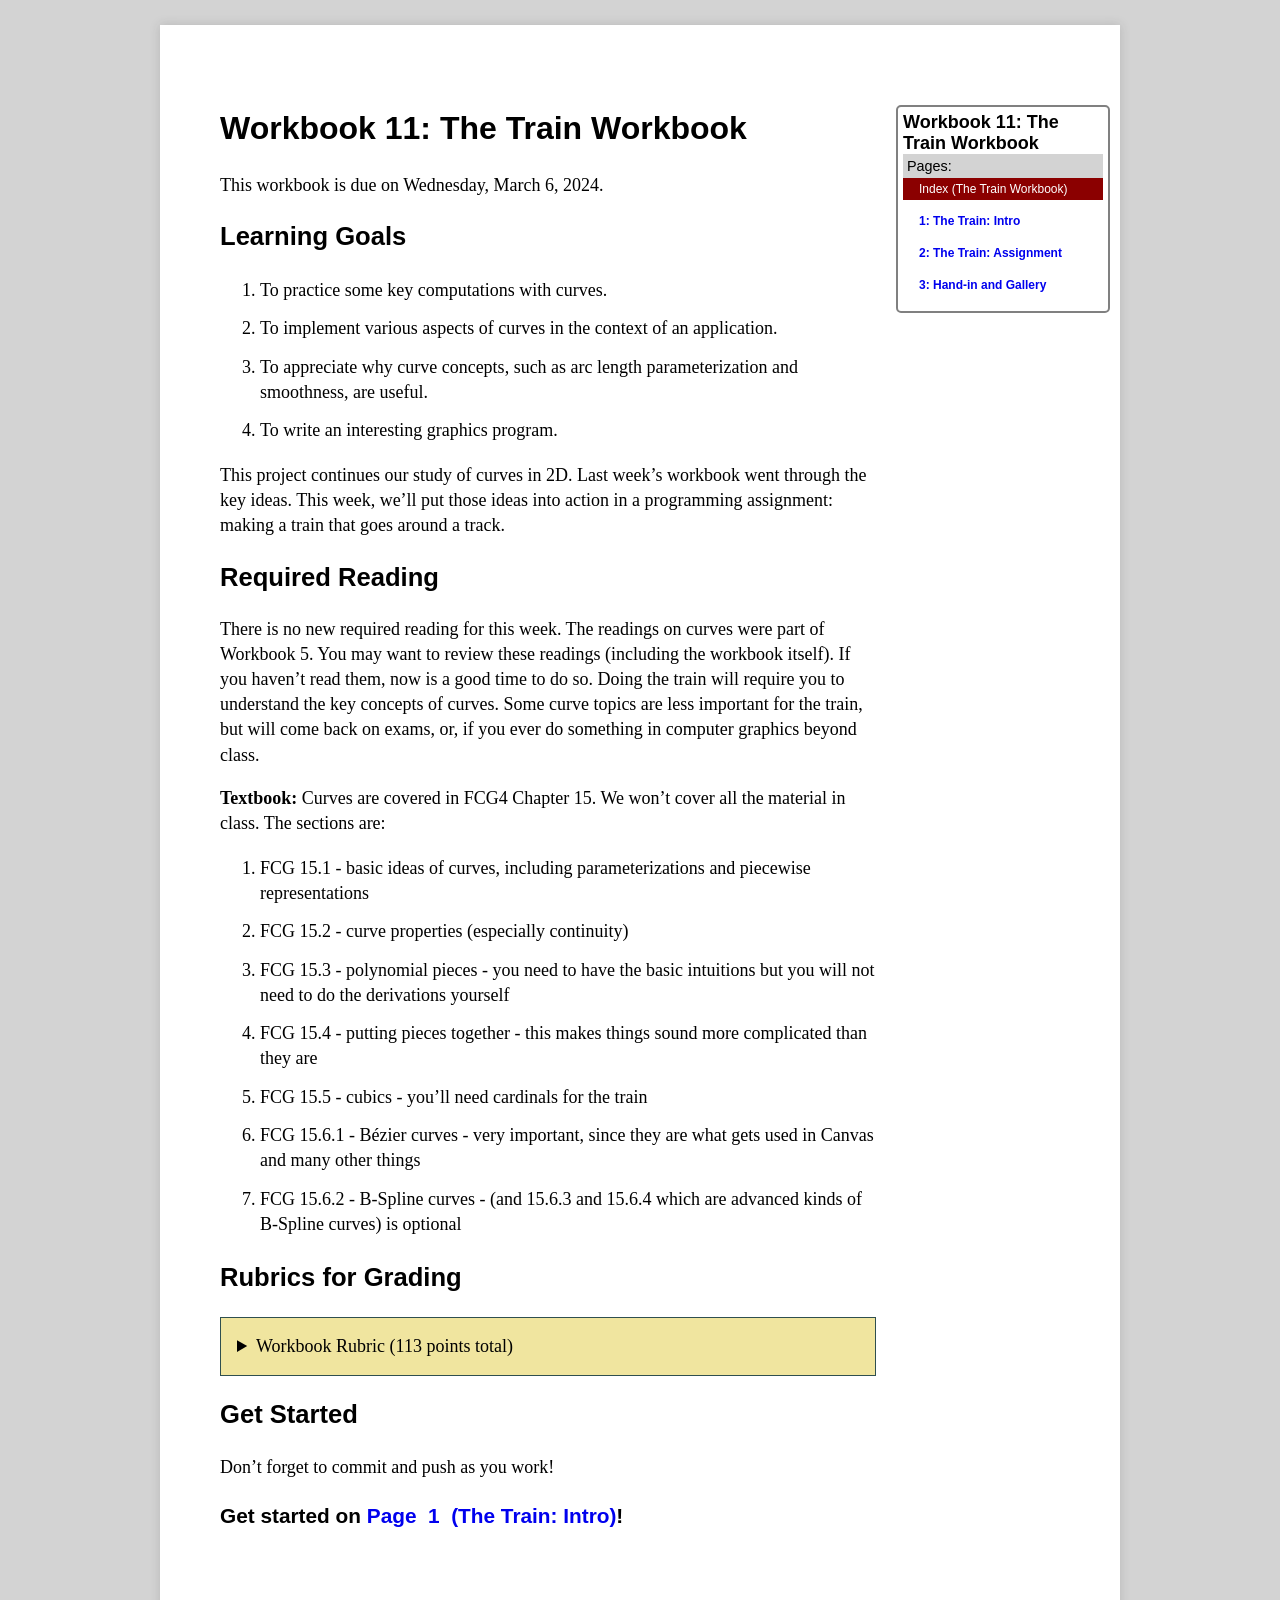
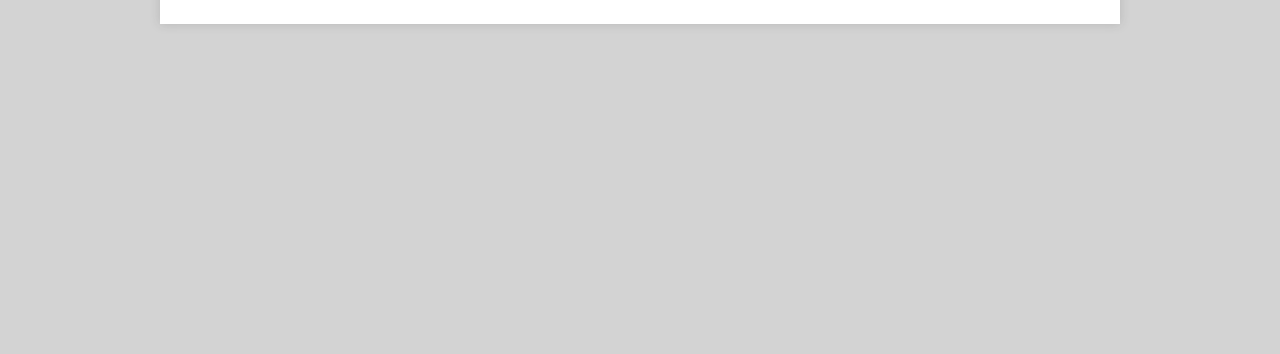
<file: P1-s--fisher/index.html>
<!DOCTYPE html>
<html>
    
<!-- CS559 Workbook Pages - page content &copy; 2021, Michael Gleicher -->
<!-- This page is part of a Workbook developed for the 
    CS559 Computer Graphics Class at the University of Wisconsin
    https://graphics.cs.wisc.edu/Courses/559-sp2021/ -->
    <head>
	<meta name="generator" content="Hugo 0.121.1">
        <meta charset="UTF-8">
        <link rel="stylesheet" href="./css/workbook.css">
        <script src="./js/resizeIFrames.js"></script>
    </head>
    <body>
        <div class="container container--outer"><div class="maincolumn">


<main class="main list" role="main">
	<header class="main__header">
		<h1 class="main__title">Workbook 11: The Train Workbook</h1>
	</header>
	<div class="content main__content clearfix">
        

        <p>This workbook is due on Wednesday, March 6, 2024.</p>
<h2>Learning Goals</h2>
<ol>
    <li>To practice some key computations with curves.</li>
    <li>To implement various aspects of curves in the context of an application.</li>
    <li>To appreciate why curve concepts, such as arc length parameterization and smoothness, are useful.</li>
    <li>To write an interesting graphics program.</li>
</ol>

            <p>This project continues our study of curves in 2D. Last week&rsquo;s workbook went through the key ideas. This week, we&rsquo;ll put those ideas into action in a programming assignment: making a train that goes around a track.</p>
<h2 id="required-reading">Required Reading</h2>
<p>There is no new required reading for this week. The readings on curves were part of Workbook 5. You may want to review these readings (including the workbook itself). If you haven&rsquo;t read them, now is a good time to do so. Doing the train will require you to understand the key concepts of curves. Some curve topics are less important for the train, but will come back on exams, or, if you ever do something in computer graphics beyond class.</p>
<p><strong>Textbook:</strong> Curves are covered in FCG4 Chapter 15. We won&rsquo;t cover all the material in class. The sections are:</p>
<ol>
<li>FCG 15.1 - basic ideas of curves, including parameterizations and piecewise representations</li>
<li>FCG 15.2 - curve properties (especially continuity)</li>
<li>FCG 15.3 - polynomial pieces - you need to have the basic intuitions but you will not need to do the derivations yourself</li>
<li>FCG 15.4 - putting pieces together - this makes things sound more complicated than they are</li>
<li>FCG 15.5 - cubics - you&rsquo;ll need cardinals for the train</li>
<li>FCG 15.6.1 - Bézier curves - very important, since they are what gets used in Canvas and many other things</li>
<li>FCG 15.6.2 - B-Spline curves - (and 15.6.3 and 15.6.4 which are advanced kinds of B-Spline curves) is optional</li>
</ol>
<h2 id="rubrics-for-grading">Rubrics for Grading</h2>
<div class="page-rubric-container">
<details class="page__rubric">
<summary>Workbook Rubric (113 points total)</summary>
<br/>
<div class="page-rubric-grid">
        <div class="page-rubric-grid-header rubric-box-regular">Points (82):</div><div class="page-rubric-grid-box rubric-box-regular"></div>
            <div class="page-rubric-grid-points rubric-box-regular">20 pt</div>
            <div class="page-rubric-grid-desc rubric-box-regular">correct P1 Canvas Assignment submission</div><div class="page-rubric-grid-box rubric-box-regular"></div>
            <div class="page-rubric-grid-points rubric-box-regular">20 pt</div>
            <div class="page-rubric-grid-desc rubric-box-regular">clear explanations in p1-workbook.txt</div><div class="page-rubric-grid-box rubric-box-regular"></div>
            <div class="page-rubric-grid-points rubric-box-regular">20 pt</div>
            <div class="page-rubric-grid-desc rubric-box-regular">correct P1G Canvas Assignment submission on time</div><div class="page-rubric-grid-box rubric-box-regular">Box tr-01-01</div>
            <div class="page-rubric-grid-points rubric-box-regular">4 pt</div>
            <div class="page-rubric-grid-desc rubric-box-regular">Drawing the track as a single simple curve (cardinal spline) that interpolates the control points</div><div class="page-rubric-grid-box rubric-box-regular">Box tr-01-01</div>
            <div class="page-rubric-grid-points rubric-box-regular">5 pt</div>
            <div class="page-rubric-grid-desc rubric-box-regular">Train goes around the track correctly (&#39;evenly in parameter space&#39; - continuous looping motion)</div><div class="page-rubric-grid-box rubric-box-regular">Box tr-01-01</div>
            <div class="page-rubric-grid-points rubric-box-regular">2 pt</div>
            <div class="page-rubric-grid-desc rubric-box-regular">The interface still works (the track can be moved and the run slider works, even while the train is in motion)</div><div class="page-rubric-grid-box rubric-box-regular">Box tr-01-01</div>
            <div class="page-rubric-grid-points rubric-box-regular">2 pt</div>
            <div class="page-rubric-grid-desc rubric-box-regular">Train has a front</div><div class="page-rubric-grid-box rubric-box-regular">Box tr-01-01</div>
            <div class="page-rubric-grid-points rubric-box-regular">3 pt</div>
            <div class="page-rubric-grid-desc rubric-box-regular">Train points in the right direction as it goes around the track</div><div class="page-rubric-grid-box rubric-box-regular">Box tr-01-01</div>
            <div class="page-rubric-grid-points rubric-box-regular">3 pt</div>
            <div class="page-rubric-grid-desc rubric-box-regular">Train direction and motion is correct even as points are added/removed</div><div class="page-rubric-grid-box rubric-box-regular">Box tr-01-01</div>
            <div class="page-rubric-grid-points rubric-box-regular">3 pt</div>
            <div class="page-rubric-grid-desc rubric-box-regular">Default track configuration shows off arc length (train should speed up and slow down if arc length parameterization is turned off or not implemented)</div>
    <div class="page-rubric-grid-header rubric-box-bonus">Advanced points (31):</div><div class="page-rubric-grid-box rubric-box-bonus">Box tr-01-01</div>
            <div class="page-rubric-grid-points rubric-box-bonus">3 pt</div>
            <div class="page-rubric-grid-desc rubric-box-bonus">Arc Length parameterization (train goes at a relatively constant speed as it goes around the track, no matter what the control point spacing is). You must add a checkbox to turn this on and off. This one is hard, but it enables several of the other things, so it is actually worth a lot</div><div class="page-rubric-grid-box rubric-box-bonus">Box tr-01-01</div>
            <div class="page-rubric-grid-points rubric-box-bonus">2 pt</div>
            <div class="page-rubric-grid-desc rubric-box-bonus">Rail Ties drawn perpendicular to track</div><div class="page-rubric-grid-box rubric-box-bonus">Box tr-01-01</div>
            <div class="page-rubric-grid-points rubric-box-bonus">2 pt</div>
            <div class="page-rubric-grid-desc rubric-box-bonus">Rail Ties drawn with correct spacing (this is simple once you have arc-length</div><div class="page-rubric-grid-box rubric-box-bonus">Box tr-01-01</div>
            <div class="page-rubric-grid-points rubric-box-bonus">3 pt</div>
            <div class="page-rubric-grid-desc rubric-box-bonus">Parallel rails</div><div class="page-rubric-grid-box rubric-box-bonus">Box tr-01-01</div>
            <div class="page-rubric-grid-points rubric-box-bonus">3 pt</div>
            <div class="page-rubric-grid-desc rubric-box-bonus">Multiple cars all of them centered on the track</div><div class="page-rubric-grid-box rubric-box-bonus">Box tr-01-01</div>
            <div class="page-rubric-grid-points rubric-box-bonus">3 pt</div>
            <div class="page-rubric-grid-desc rubric-box-bonus">Multiple cars that are fixed distance apart)</div><div class="page-rubric-grid-box rubric-box-bonus">Box tr-01-01</div>
            <div class="page-rubric-grid-points rubric-box-bonus">3 pt</div>
            <div class="page-rubric-grid-desc rubric-box-bonus">Trucked wheels (requires keeping the pairs of wheels the correct distance apart and on the track, and having the train car positioned appropriately - this is only for people who are into trains and appreciate this detail)</div><div class="page-rubric-grid-box rubric-box-bonus">Box tr-01-01</div>
            <div class="page-rubric-grid-points rubric-box-bonus">2 pt</div>
            <div class="page-rubric-grid-desc rubric-box-bonus">Slider to control tension</div><div class="page-rubric-grid-box rubric-box-bonus">Box tr-01-01</div>
            <div class="page-rubric-grid-points rubric-box-bonus">4 pt</div>
            <div class="page-rubric-grid-desc rubric-box-bonus">Switchable B-Splines</div><div class="page-rubric-grid-box rubric-box-bonus">Box tr-01-01</div>
            <div class="page-rubric-grid-points rubric-box-bonus">2 pt</div>
            <div class="page-rubric-grid-desc rubric-box-bonus">Smoke</div><div class="page-rubric-grid-box rubric-box-bonus">Box tr-01-01</div>
            <div class="page-rubric-grid-points rubric-box-bonus">2 pt</div>
            <div class="page-rubric-grid-desc rubric-box-bonus">Scenery</div><div class="page-rubric-grid-box rubric-box-bonus">Box tr-01-01</div>
            <div class="page-rubric-grid-points rubric-box-bonus">2 pt</div>
            <div class="page-rubric-grid-desc rubric-box-bonus">Scenery adapts to the track</div></div>
</details>
</div>
<h2 id="get-started">Get Started</h2>
<p>Don&rsquo;t forget to commit and push as you work!</p>

        
        
        
        
        <h3 class="get__started">Get started on 
            <a href="./docs/1/">Page &nbsp;1&nbsp; (The Train: Intro)</a>!</h3>
        
	</div>
</main>

                </div>
                <div class="sidebar">
<h2 class="Side_Title">Workbook 11: The Train Workbook</h2>
<p class="Side__Note">Pages:</p>
<ul class="Side__List">
    <li class="Side__Item Side__Selected">Index (The Train Workbook) </li>
        <li class="Side__Item Side__Unselected"> <a href="./docs/1/">1: The Train: Intro </a></li>
        <li class="Side__Item Side__Unselected"> <a href="./docs/2/">2: The Train: Assignment </a></li>
        <li class="Side__Item Side__Unselected"> <a href="./docs/3/">3: Hand-in and Gallery </a></li>
</ul>
</div>
</div>
    </body>
</html>
</file>
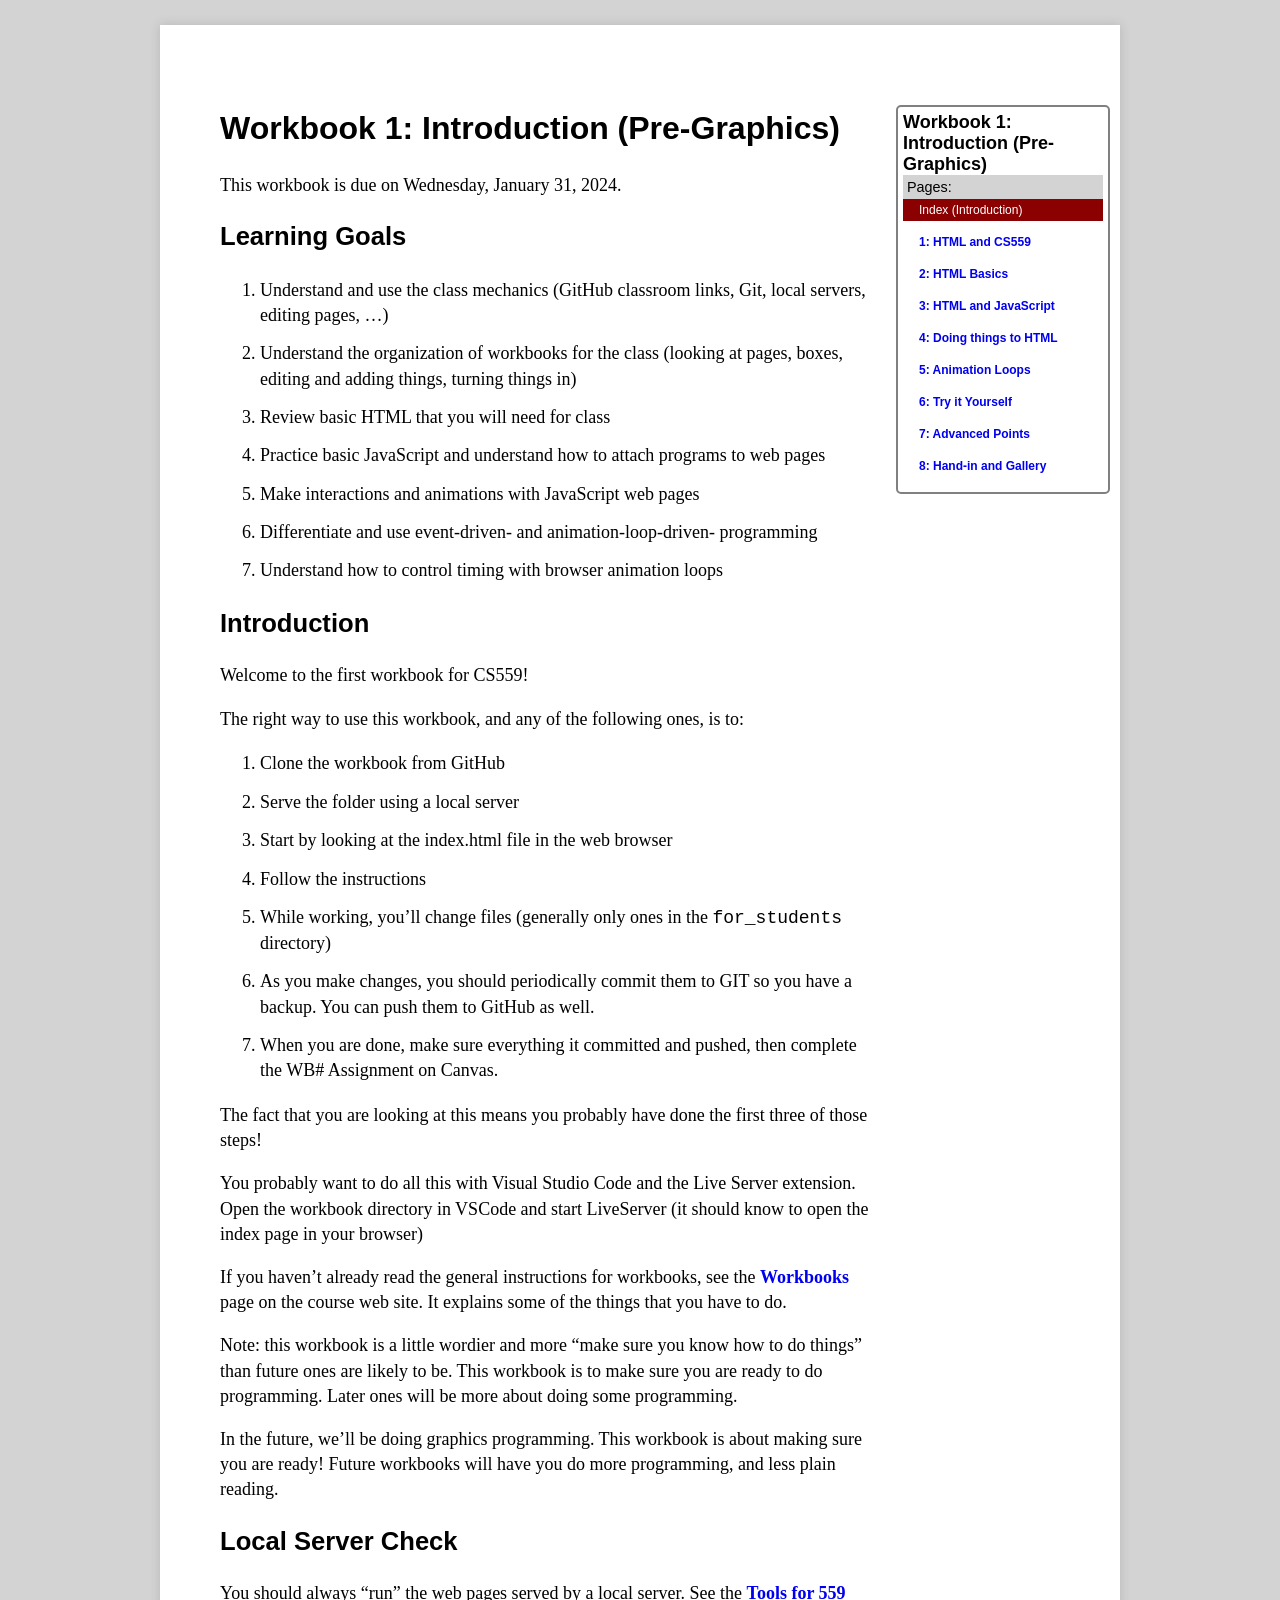
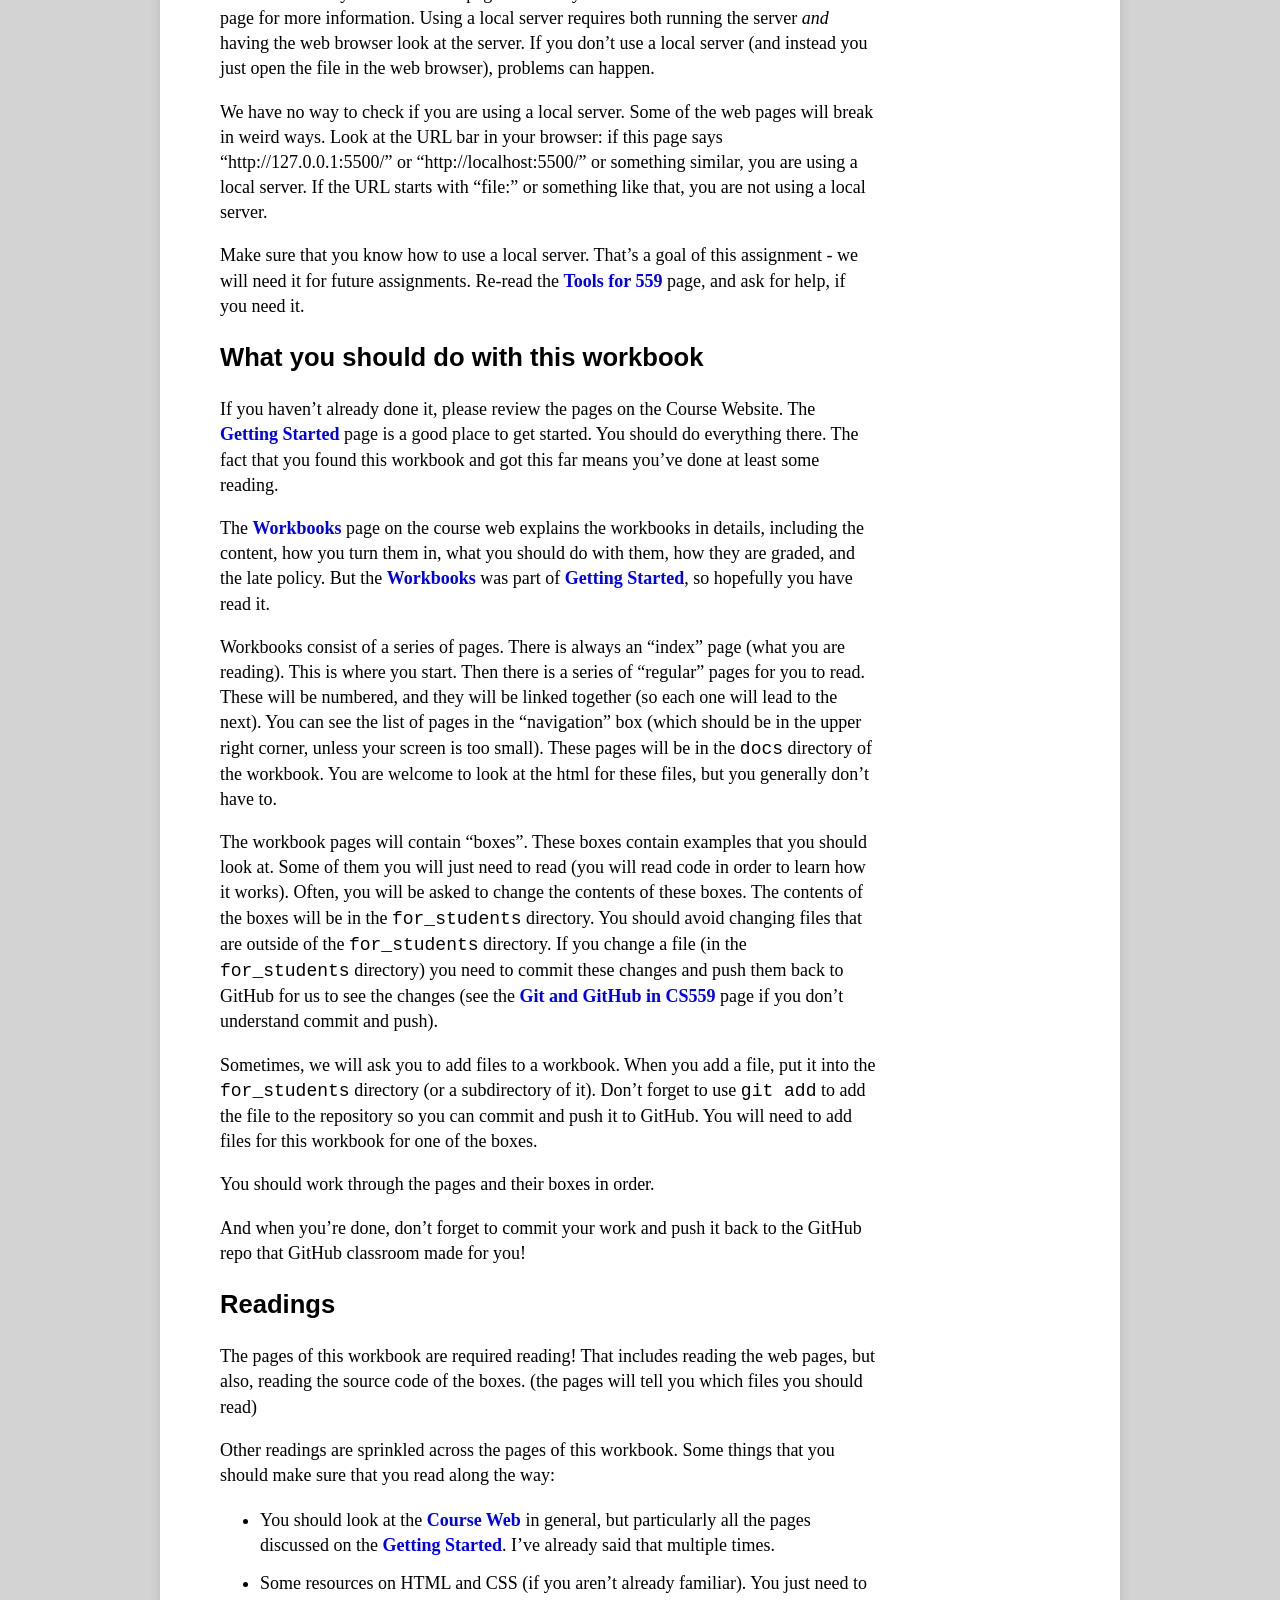
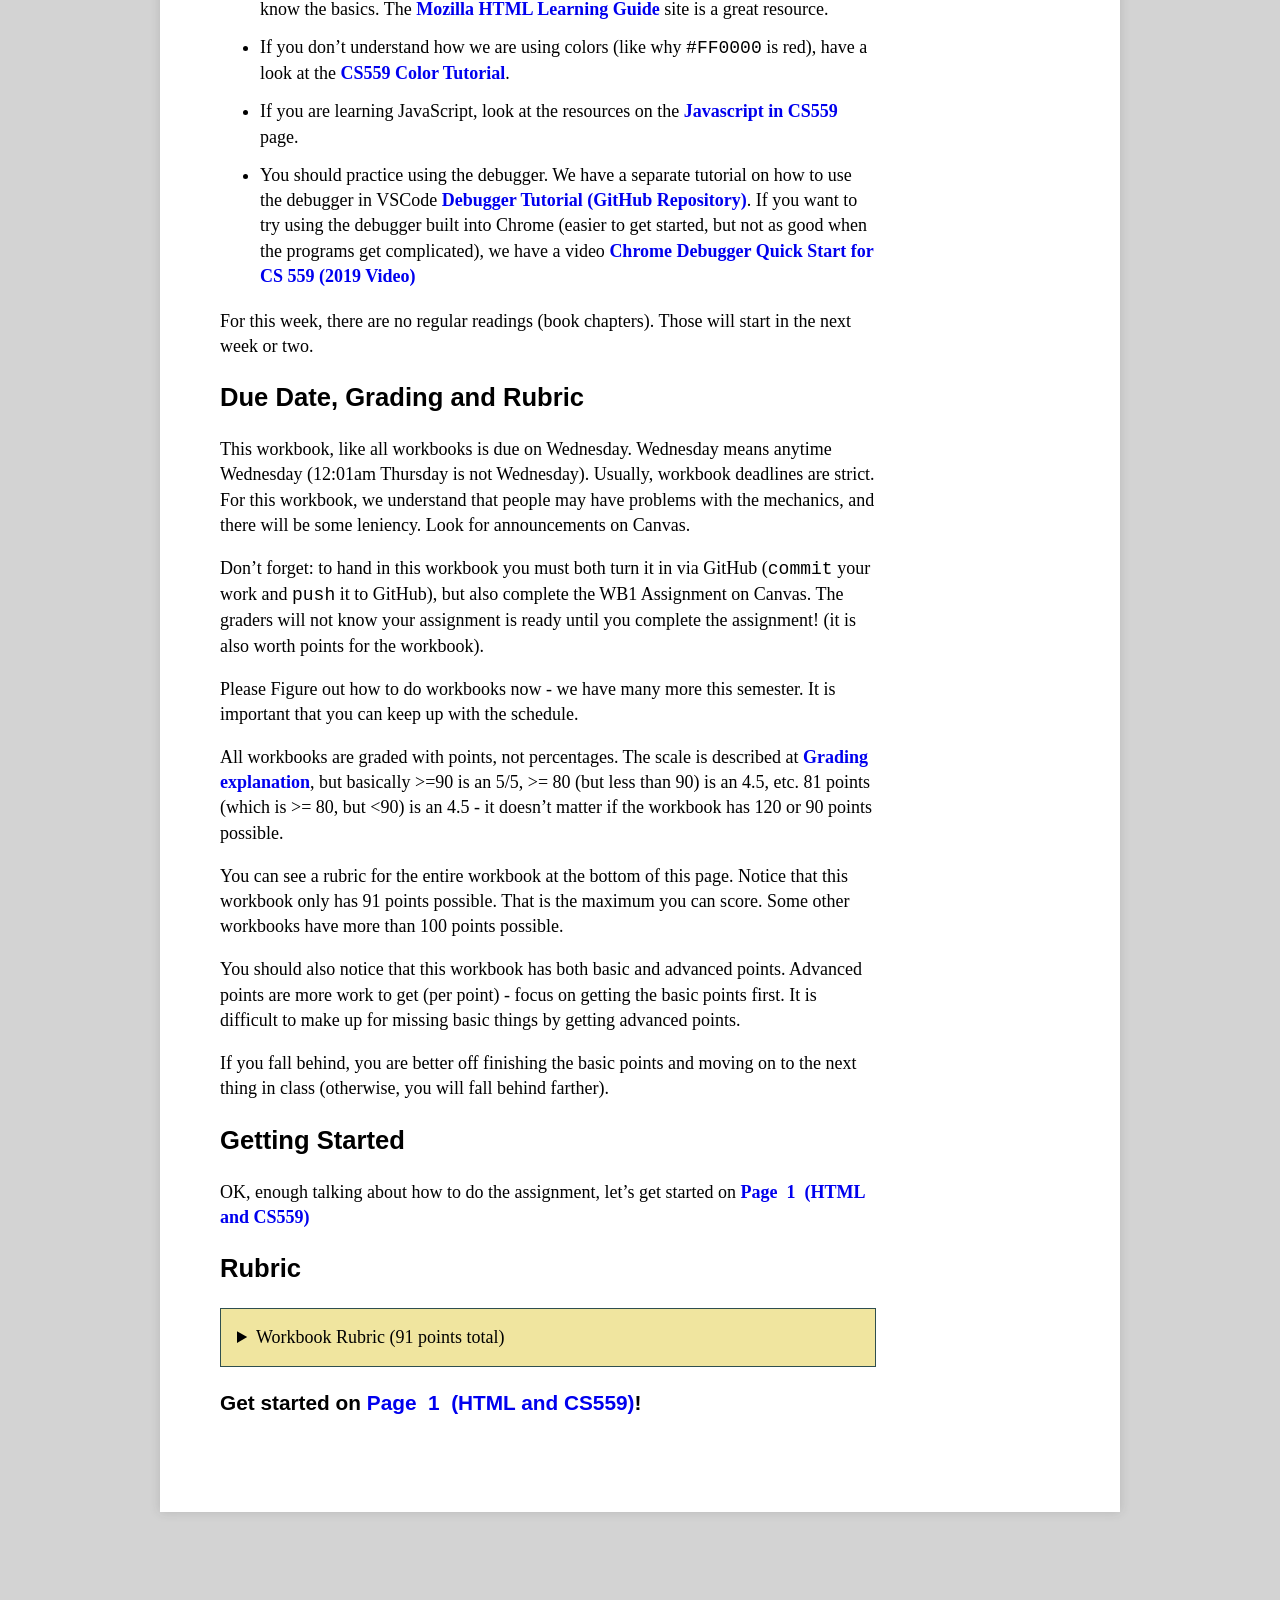
<file: WB01-s--fisher/index.html>
<!DOCTYPE html>
<html>
    
<!-- CS559 Workbook Pages - page content &copy; 2021, Michael Gleicher -->
<!-- This page is part of a Workbook developed for the 
    CS559 Computer Graphics Class at the University of Wisconsin
    https://graphics.cs.wisc.edu/Courses/559-sp2021/ -->
    <head>
	<meta name="generator" content="Hugo 0.121.1">
        <meta charset="UTF-8">
        <link rel="stylesheet" href="./css/workbook.css">
        <script src="./js/resizeIFrames.js"></script>
    </head>
    <body>
        <div class="container container--outer"><div class="maincolumn">


<main class="main list" role="main">
	<header class="main__header">
		<h1 class="main__title">Workbook 1: Introduction (Pre-Graphics)</h1>
	</header>
	<div class="content main__content clearfix">
        

        <p>This workbook is due on Wednesday, January 31, 2024.</p>
<h2>Learning Goals</h2>
<ol>
    <li>Understand and use the class mechanics (GitHub classroom links, Git, local servers, editing pages, &hellip;)</li>
    <li>Understand the organization of workbooks for the class (looking at pages, boxes, editing and adding things, turning things in)</li>
    <li>Review basic HTML that you will need for class</li>
    <li>Practice basic JavaScript and understand how to attach programs to web pages</li>
    <li>Make interactions and animations with JavaScript web pages</li>
    <li>Differentiate and use event-driven- and animation-loop-driven- programming</li>
    <li>Understand how to control timing with browser animation loops</li>
</ol>

            <h2 id="introduction">Introduction</h2>
<p>Welcome to the first workbook for CS559!</p>
<p>The right way to use this workbook, and any of the following ones, is to:</p>
<ol>
<li>Clone the workbook from GitHub</li>
<li>Serve the folder using a local server</li>
<li>Start by looking at the index.html file in the web browser</li>
<li>Follow the instructions</li>
<li>While working, you&rsquo;ll change files (generally only ones in the <code>for_students</code> directory)</li>
<li>As you make changes, you should periodically commit them to GIT so you have a backup. You can push them to GitHub as well.</li>
<li>When you are done, make sure everything it committed and pushed, then complete the WB# Assignment on Canvas.</li>
</ol>
<p>The fact that you are looking at this means you probably have done the first three of those steps!</p>
<p>You probably want to do all this with Visual Studio Code and the Live Server extension. Open the workbook directory in VSCode and start LiveServer (it should know to open the index page in your browser)</p>
<p>If you haven&rsquo;t already read the general instructions for workbooks, see the <a href="https://pages.graphics.cs.wisc.edu/559-sp24/pages/workbooks/" target="_blank">Workbooks</a> page on the course web site. It explains some of the things that you have to do.</p>
<p>Note: this workbook is a little wordier and more &ldquo;make sure you know how to do things&rdquo;
than future ones are likely to be. This workbook is to make sure you are ready to do
programming. Later ones will be more about doing some programming.</p>
<p>In the future, we&rsquo;ll be doing graphics programming.
This workbook is about making sure you are ready!
Future workbooks will have you do more programming, and less plain reading.</p>
<h2 id="local-server-check">Local Server Check</h2>
<p>You should always &ldquo;run&rdquo; the web pages served by a local server.
See the <a href="https://pages.graphics.cs.wisc.edu/559-sp24/pages/559tools/" target="_blank">Tools for 559</a> page for more information.
Using a local server requires both running the server <em>and</em> having the web browser look at the server. If you don&rsquo;t use a local server (and instead you just open the file in the web browser), problems can happen.</p>
<p>We have no way to check if you are using a local server. Some of the web pages will break in weird ways. Look at the URL bar in your browser: if this page says &ldquo;http://127.0.0.1:5500/&rdquo; or &ldquo;http://localhost:5500/&rdquo; or something similar, you are using a local server. If the URL starts with &ldquo;file:&rdquo; or something like that, you are not using a local server.</p>
<p>Make sure that you know how to use a local server. That&rsquo;s a goal of this assignment -
we will need it for future assignments. Re-read the  <a href="https://pages.graphics.cs.wisc.edu/559-sp24/pages/559tools/" target="_blank">Tools for 559</a> page, and ask for help, if you need it.</p>
<h2 id="what-you-should-do-with-this-workbook">What you should do with this workbook</h2>
<p>If you haven&rsquo;t already done it, please review the pages on the Course Website. The <a href="https://pages.graphics.cs.wisc.edu/559-sp24/posts/getting-started/" target="_blank">Getting Started</a> page is a good place to get started. You should do everything there. The fact that you found this workbook and got this far means you&rsquo;ve done at least some reading.</p>
<p>The <a href="https://pages.graphics.cs.wisc.edu/559-sp24/pages/workbooks/" target="_blank">Workbooks</a> page on the course web explains the workbooks in details, including the content, how you turn them in, what you should do with them, how they are graded, and the late policy. But the <a href="https://pages.graphics.cs.wisc.edu/559-sp24/pages/workbooks/" target="_blank">Workbooks</a> was part of <a href="https://pages.graphics.cs.wisc.edu/559-sp24/posts/getting-started/" target="_blank">Getting Started</a>, so hopefully you have read it.</p>
<p>Workbooks consist of a series of pages. There is always an &ldquo;index&rdquo; page (what you are reading). This is where you start. Then there is a series of &ldquo;regular&rdquo; pages for you to read. These will be numbered, and they will be linked together (so each one will lead to the next). You can see the list of pages in the &ldquo;navigation&rdquo; box (which should be in the upper right corner, unless your screen is too small). These pages will be in the <code>docs</code> directory of the workbook. You are welcome to look at the html for these files, but you generally don&rsquo;t have to.</p>
<p>The workbook pages will contain &ldquo;boxes&rdquo;. These boxes contain examples that you should look at. Some of them you will just need to read (you will read code in order to learn how it works). Often, you will be asked to change the contents of these boxes. The contents of the boxes will be in the <code>for_students</code> directory. You should avoid changing files that are outside of the <code>for_students</code> directory. If you change a file (in the <code>for_students</code> directory) you need to commit these changes and push them back to GitHub for us to see the changes (see the <a href="https://pages.graphics.cs.wisc.edu/559-sp24/pages/git559/" target="_blank">Git and GitHub in CS559</a> page if you don&rsquo;t understand commit and push).</p>
<p>Sometimes, we will ask you to add files to a workbook. When you add a file, put it into the <code>for_students</code> directory (or a subdirectory of it). Don&rsquo;t forget to use <code>git add</code> to add the file to the repository so you can commit and push it to GitHub. You will need to add files for this workbook for one of the boxes.</p>
<p>You should work through the pages and their boxes in order.</p>
<p>And when you&rsquo;re done, don&rsquo;t forget to commit your work and push it back to the GitHub repo that GitHub classroom made for you!</p>
<h2 id="readings">Readings</h2>
<p>The pages of this workbook are required reading! That includes reading the web pages, but also, reading the source code of the boxes. (the pages will tell you which files you should read)</p>
<p>Other readings are sprinkled across the pages of this workbook. Some things that you should make sure that you read along the way:</p>
<ul>
<li>You should look at the <a href="https://pages.graphics.cs.wisc.edu/559-sp24/" target="_blank">Course Web</a> in general, but particularly all the pages discussed on the <a href="https://pages.graphics.cs.wisc.edu/559-sp24/posts/getting-started/" target="_blank">Getting Started</a>. I&rsquo;ve already said that multiple times.</li>
<li>Some resources on HTML and CSS (if you aren&rsquo;t already familiar). You just need to know the basics. The <a href="https://developer.mozilla.org/en-US/docs/Learn/HTML" target="_blank">Mozilla HTML Learning Guide</a> site is a great resource.</li>
<li>If you don&rsquo;t understand how we are using colors (like why <code>#FF0000</code> is red), have a look at the <a href="https://cs559.github.io/559Tutorials/color/color1/" target="_blank">CS559 Color Tutorial</a>.</li>
<li>If you are learning JavaScript, look at the resources on the <a href="https://pages.graphics.cs.wisc.edu/559-sp24/pages/javascript559/" target="_blank">Javascript in CS559</a> page.</li>
<li>You should practice using the debugger. We have a separate tutorial on how to use the debugger in VSCode <a href="https://github.com/CS559/DebuggerTutorial" target="_blank">Debugger Tutorial (GitHub Repository)</a>. If you want to try using the debugger built into Chrome (easier to get started, but not as good when the programs get complicated), we have a video <a href="https://mediaspace.wisc.edu/media/Chrome&#43;Debugger&#43;Quick&#43;Start&#43;for&#43;CS&#43;559&#43;%282019%29/1_77oepxqr" target="_blank">Chrome Debugger Quick Start for CS 559 (2019 Video)</a></li>
</ul>
<p>For this week, there are no regular readings (book chapters). Those will start in the next week or two.</p>
<h2 id="due-date-grading-and-rubric">Due Date, Grading and Rubric</h2>
<p>This workbook, like all workbooks is due on Wednesday. Wednesday means anytime Wednesday (12:01am Thursday is not Wednesday). Usually, workbook deadlines are strict. For this workbook, we understand that people may have problems with the mechanics, and there will be some leniency. Look for announcements on Canvas.</p>
<p>Don&rsquo;t forget: to hand in this workbook you must both turn it in via GitHub (<code>commit</code> your work and <code>push</code> it to GitHub), but also complete the WB1 Assignment on Canvas. The graders will not know your assignment is ready until you complete the assignment! (it is also worth points for the workbook).</p>
<p>Please Figure out how to do workbooks now - we have many more this semester. It is important that you can keep up with the schedule.</p>
<p>All workbooks are graded with points, not percentages. The scale is described at <a href="https://pages.graphics.cs.wisc.edu/559-sp24/pages/grading/" target="_blank">Grading explanation</a>, but basically &gt;=90 is an 5/5, &gt;= 80 (but less than 90) is an 4.5, etc. 81 points (which is &gt;= 80, but &lt;90) is an 4.5 - it doesn&rsquo;t matter if the workbook has 120 or 90 points possible.</p>
<p>You can see a rubric for the entire workbook at the bottom of this page. Notice that this workbook only has 91 points possible. That is the maximum you can score. Some other workbooks have more than 100 points possible.</p>
<p>You should also notice that this workbook has both basic and advanced points. Advanced points are more work to get (per point) - focus on getting the basic points first. It is difficult to make up for missing basic things by getting advanced points.</p>
<p>If you fall behind, you are better off finishing the basic points and moving on to the next thing in class (otherwise, you will fall behind farther).</p>
<h2 id="getting-started">Getting Started</h2>
<p>OK, enough talking about how to do the assignment, let&rsquo;s get started on <a href="./docs/1/">Page &nbsp;1&nbsp; (HTML and CS559)</a></p>

        
        <h2>Rubric</h2>
            
<div class="page-rubric-container">
<details class="page__rubric">
<summary>Workbook Rubric (91 points total)</summary>
<br/>
<div class="page-rubric-grid">
        <div class="page-rubric-grid-header rubric-box-regular">Points (85):</div><div class="page-rubric-grid-box rubric-box-regular"></div>
            <div class="page-rubric-grid-points rubric-box-regular">20 pt</div>
            <div class="page-rubric-grid-desc rubric-box-regular">correct WB1 Canvas Assignment submission</div><div class="page-rubric-grid-box rubric-box-regular"></div>
            <div class="page-rubric-grid-points rubric-box-regular">20 pt</div>
            <div class="page-rubric-grid-desc rubric-box-regular">correct WB1G Canvas Assignment submission on time</div><div class="page-rubric-grid-box rubric-box-regular">Box 01-01-01</div>
            <div class="page-rubric-grid-points rubric-box-regular">2 pt</div>
            <div class="page-rubric-grid-desc rubric-box-regular">change web page text</div><div class="page-rubric-grid-box rubric-box-regular">Box 01-02-08</div>
            <div class="page-rubric-grid-points rubric-box-regular">2 pt</div>
            <div class="page-rubric-grid-desc rubric-box-regular">make a red button with your name in it</div><div class="page-rubric-grid-box rubric-box-regular">Box 01-03-02</div>
            <div class="page-rubric-grid-points rubric-box-regular">2 pt</div>
            <div class="page-rubric-grid-desc rubric-box-regular">change text on button press</div><div class="page-rubric-grid-box rubric-box-regular">Box 01-04-07</div>
            <div class="page-rubric-grid-points rubric-box-regular">3 pt</div>
            <div class="page-rubric-grid-desc rubric-box-regular">add a javascript file that says something</div><div class="page-rubric-grid-box rubric-box-regular">Box 01-05-04b</div>
            <div class="page-rubric-grid-points rubric-box-regular">3 pt</div>
            <div class="page-rubric-grid-desc rubric-box-regular">change slider speed to half</div><div class="page-rubric-grid-box rubric-box-regular">Box 01-06-01</div>
            <div class="page-rubric-grid-points rubric-box-regular">2 pt</div>
            <div class="page-rubric-grid-desc rubric-box-regular">making 3 sliders</div><div class="page-rubric-grid-box rubric-box-regular">Box 01-06-01</div>
            <div class="page-rubric-grid-points rubric-box-regular">3 pt</div>
            <div class="page-rubric-grid-desc rubric-box-regular">making slider3 be slider2-slider1 (and update when either slider2 or slider1 is moved)</div><div class="page-rubric-grid-box rubric-box-regular">Box 01-06-01</div>
            <div class="page-rubric-grid-points rubric-box-regular">3 pt</div>
            <div class="page-rubric-grid-desc rubric-box-regular">adjusting slider1 and slider2 when slider3 moves</div><div class="page-rubric-grid-box rubric-box-regular">Box 01-06-02</div>
            <div class="page-rubric-grid-points rubric-box-regular">2 pt</div>
            <div class="page-rubric-grid-desc rubric-box-regular">making the 3 input elements</div><div class="page-rubric-grid-box rubric-box-regular">Box 01-06-02</div>
            <div class="page-rubric-grid-points rubric-box-regular">2 pt</div>
            <div class="page-rubric-grid-desc rubric-box-regular">making the slider move (continuously) when start is pressed</div><div class="page-rubric-grid-box rubric-box-regular">Box 01-06-02</div>
            <div class="page-rubric-grid-points rubric-box-regular">2 pt</div>
            <div class="page-rubric-grid-desc rubric-box-regular">making the slider stop when the stop button is pressed</div><div class="page-rubric-grid-box rubric-box-regular">Box 01-06-02</div>
            <div class="page-rubric-grid-points rubric-box-regular">2 pt</div>
            <div class="page-rubric-grid-desc rubric-box-regular">making the slider starting again when the start button is pressed (after being stopped)</div><div class="page-rubric-grid-box rubric-box-regular">Box 01-06-03</div>
            <div class="page-rubric-grid-points rubric-box-regular">2 pt</div>
            <div class="page-rubric-grid-desc rubric-box-regular">correct use of time delta</div><div class="page-rubric-grid-box rubric-box-regular">Box 01-06-03</div>
            <div class="page-rubric-grid-points rubric-box-regular">2 pt</div>
            <div class="page-rubric-grid-desc rubric-box-regular">slider goes forward</div><div class="page-rubric-grid-box rubric-box-regular">Box 01-06-03</div>
            <div class="page-rubric-grid-points rubric-box-regular">2 pt</div>
            <div class="page-rubric-grid-desc rubric-box-regular">slider goes backward</div><div class="page-rubric-grid-box rubric-box-regular">Box 01-06-03</div>
            <div class="page-rubric-grid-points rubric-box-regular">3 pt</div>
            <div class="page-rubric-grid-desc rubric-box-regular">slider goes back and forth</div><div class="page-rubric-grid-box rubric-box-regular">Box 01-06-04</div>
            <div class="page-rubric-grid-points rubric-box-regular">2 pt</div>
            <div class="page-rubric-grid-desc rubric-box-regular">correct use of time delta</div><div class="page-rubric-grid-box rubric-box-regular">Box 01-06-04</div>
            <div class="page-rubric-grid-points rubric-box-regular">3 pt</div>
            <div class="page-rubric-grid-desc rubric-box-regular">fade between colors</div><div class="page-rubric-grid-box rubric-box-regular">Box 01-06-04</div>
            <div class="page-rubric-grid-points rubric-box-regular">3 pt</div>
            <div class="page-rubric-grid-desc rubric-box-regular">colors transition in both directions (red-&gt;white, white-&gt;red - or others)</div>
    <div class="page-rubric-grid-header rubric-box-bonus">Advanced points (10 possible, of which you can earn a maximum of 6):</div><div class="page-rubric-grid-box rubric-box-bonus">Box 01-07-01</div>
            <div class="page-rubric-grid-points rubric-box-bonus">3 pt</div>
            <div class="page-rubric-grid-desc rubric-box-bonus">fade between 3 different colors</div><div class="page-rubric-grid-box rubric-box-bonus">Box 01-07-02</div>
            <div class="page-rubric-grid-points rubric-box-bonus">3 pt</div>
            <div class="page-rubric-grid-desc rubric-box-bonus">buttons to cause fade to 3 colors</div><div class="page-rubric-grid-box rubric-box-bonus">Box 01-07-03</div>
            <div class="page-rubric-grid-points rubric-box-bonus">2 pt</div>
            <div class="page-rubric-grid-desc rubric-box-bonus">randomly change between colors with timing</div><div class="page-rubric-grid-box rubric-box-bonus">Box 01-07-03</div>
            <div class="page-rubric-grid-points rubric-box-bonus">2 pt</div>
            <div class="page-rubric-grid-desc rubric-box-bonus">put selected colors into the sequence</div></div>
</details>
</div>
        
        
        
        <h3 class="get__started">Get started on 
            <a href="./docs/1/">Page &nbsp;1&nbsp; (HTML and CS559)</a>!</h3>
        
	</div>
</main>

                </div>
                <div class="sidebar">
<h2 class="Side_Title">Workbook 1: Introduction (Pre-Graphics)</h2>
<p class="Side__Note">Pages:</p>
<ul class="Side__List">
    <li class="Side__Item Side__Selected">Index (Introduction) </li>
        <li class="Side__Item Side__Unselected"> <a href="./docs/1/">1: HTML and CS559 </a></li>
        <li class="Side__Item Side__Unselected"> <a href="./docs/2/">2: HTML Basics </a></li>
        <li class="Side__Item Side__Unselected"> <a href="./docs/3/">3: HTML and JavaScript </a></li>
        <li class="Side__Item Side__Unselected"> <a href="./docs/4/">4: Doing things to HTML </a></li>
        <li class="Side__Item Side__Unselected"> <a href="./docs/5/">5: Animation Loops </a></li>
        <li class="Side__Item Side__Unselected"> <a href="./docs/6/">6: Try it Yourself </a></li>
        <li class="Side__Item Side__Unselected"> <a href="./docs/7/">7: Advanced Points </a></li>
        <li class="Side__Item Side__Unselected"> <a href="./docs/8/">8: Hand-in and Gallery </a></li>
</ul>
</div>
</div>
    </body>
</html>
</file>
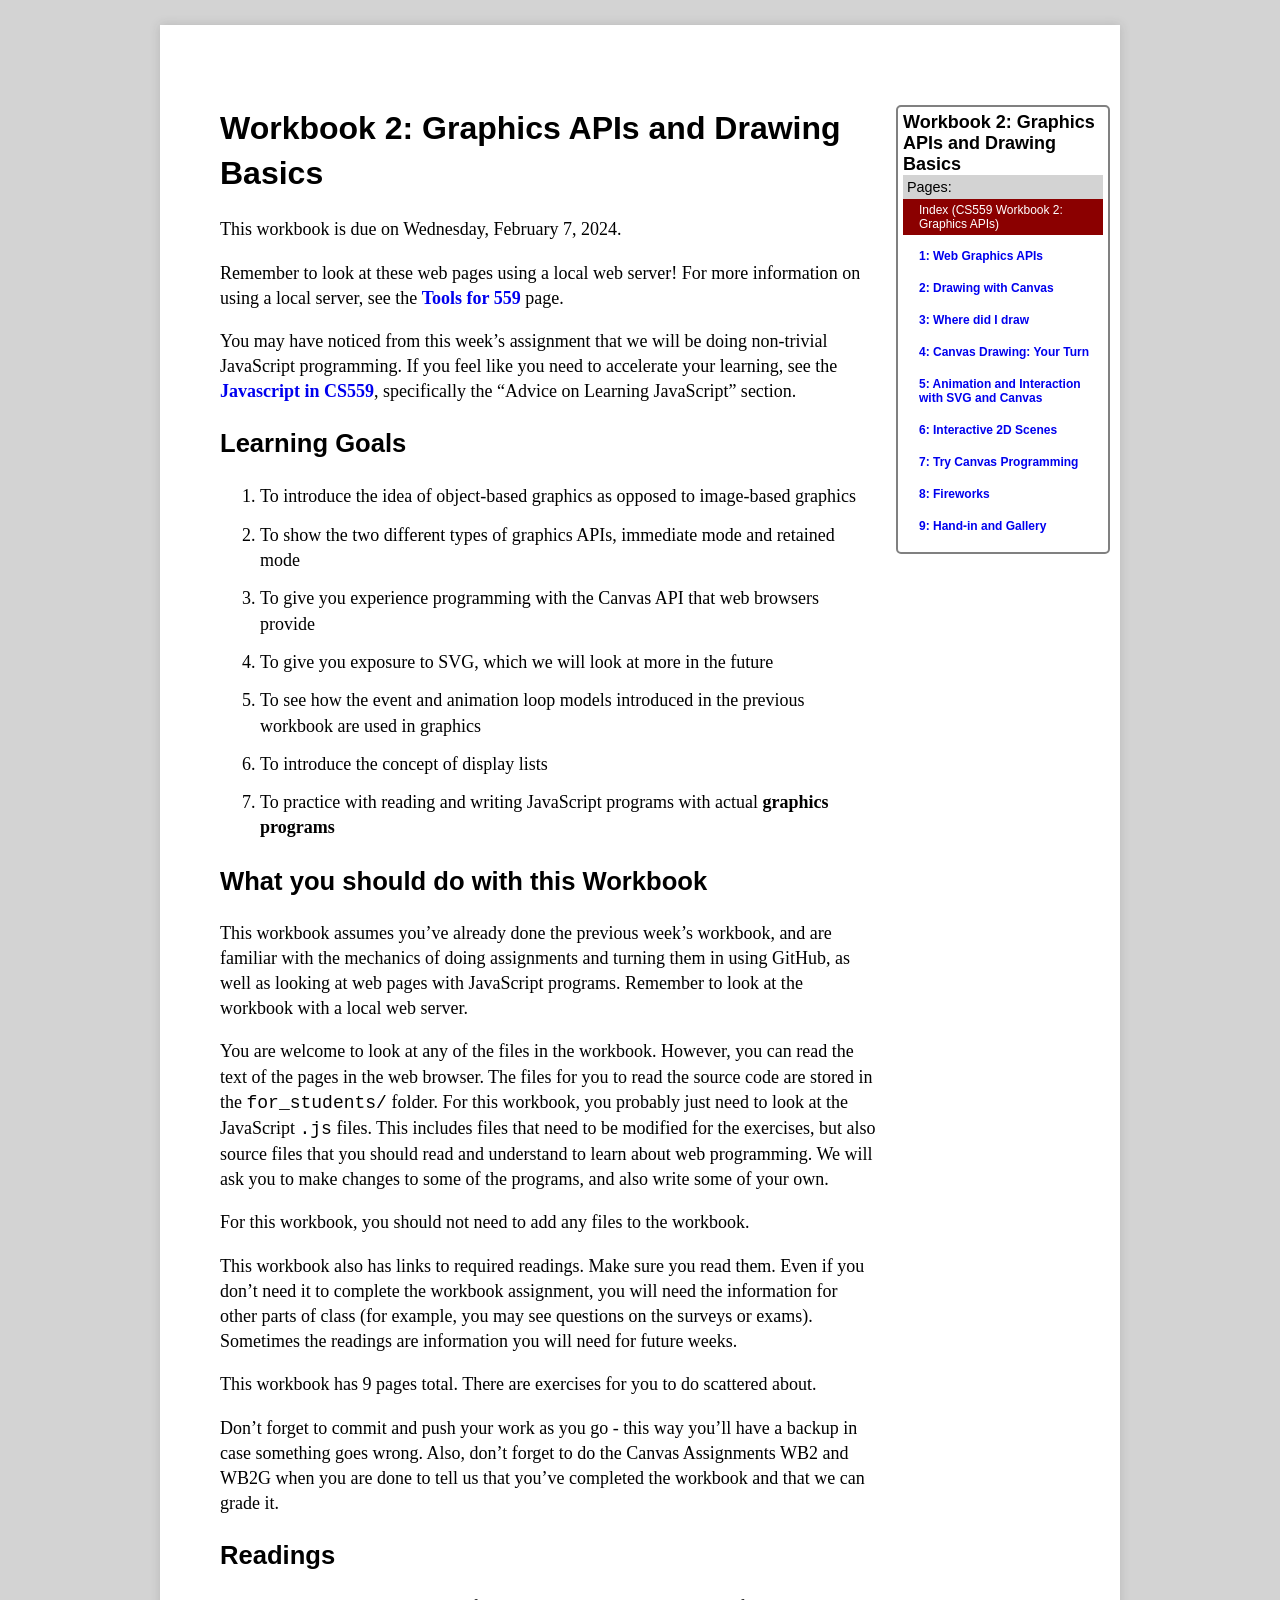
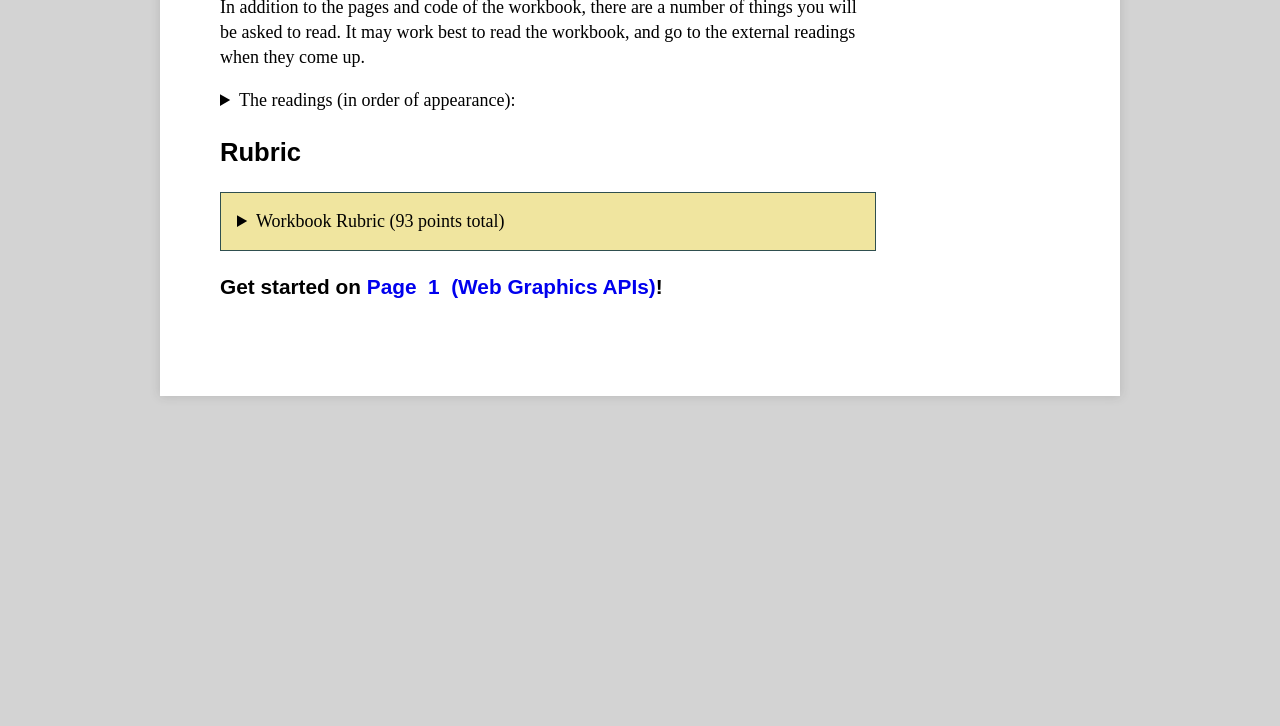
<file: WB02-s--fisher/index.html>
<!DOCTYPE html>
<html>
    
<!-- CS559 Workbook Pages - page content &copy; 2021, Michael Gleicher -->
<!-- This page is part of a Workbook developed for the 
    CS559 Computer Graphics Class at the University of Wisconsin
    https://graphics.cs.wisc.edu/Courses/559-sp2021/ -->
    <head>
	<meta name="generator" content="Hugo 0.121.1">
        <meta charset="UTF-8">
        <link rel="stylesheet" href="./css/workbook.css">
        <script src="./js/resizeIFrames.js"></script>
    </head>
    <body>
        <div class="container container--outer"><div class="maincolumn">


<main class="main list" role="main">
	<header class="main__header">
		<h1 class="main__title">Workbook 2: Graphics APIs and Drawing Basics</h1>
	</header>
	<div class="content main__content clearfix">
        

        <p>This workbook is due on Wednesday, February 7, 2024.</p><p>Remember to look at these web pages using a local web server!
For more information on using a local server, see the <a href="https://pages.graphics.cs.wisc.edu/559-sp24/pages/559tools/" target="_blank">Tools for 559</a> page.</p>
<p>You may have noticed from this week&rsquo;s assignment that we will be doing non-trivial JavaScript programming. If you feel like you need to accelerate your learning, see the <a href="https://pages.graphics.cs.wisc.edu/559-sp24/pages/javascript559/" target="_blank">Javascript in CS559</a>, specifically the &ldquo;Advice on Learning JavaScript&rdquo; section.</p>
<h2>Learning Goals</h2>
<ol>
    <li>To introduce the idea of object-based graphics as opposed to image-based graphics</li>
    <li>To show the two different types of graphics APIs, immediate mode and retained mode</li>
    <li>To give you experience programming with the Canvas API that web browsers provide</li>
    <li>To give you exposure to SVG, which we will look at more in the future</li>
    <li>To see how the event and animation loop models introduced in the previous workbook are used in graphics</li>
    <li>To introduce the concept of display lists</li>
    <li>To practice with reading and writing JavaScript programs with actual <strong>graphics programs</strong></li>
</ol>
<h2 id="what-you-should-do-with-this-workbook">What you should do with this Workbook</h2>
<p>This workbook assumes you&rsquo;ve already done the previous week&rsquo;s workbook, and are familiar with the mechanics of doing assignments and turning them in using GitHub, as well as looking at web pages with JavaScript programs. Remember to look at the workbook with a local web server.</p>
<p>You are welcome to look at any of the files in the workbook. However, you can read the text of the pages in the web browser.
The files for you to read the source code are stored in the <code>for_students/</code> folder. For this workbook, you probably just need to look at the JavaScript <code>.js</code> files.
This includes files that need to be modified for the exercises, but also source files that you should read and understand to learn about web programming.
We will ask you to make changes to some of the programs, and also write some of your own.</p>
<p>For this workbook, you should not need to add any files to the workbook.</p>
<p>This workbook also has links to required readings. Make sure you read them.
Even if you don&rsquo;t need it to complete the workbook assignment, you will need the
information for other parts of class (for example, you may see questions on the surveys or exams).
Sometimes the readings are information you will need for future weeks.</p>
<p>This workbook has 9 pages total. There are exercises for you to do scattered about.</p>
<p>Don&rsquo;t forget to commit and push your work as you go - this way you&rsquo;ll have a backup in case something goes wrong. Also, don&rsquo;t forget to do the Canvas Assignments WB2 and WB2G when you are done to tell us that you&rsquo;ve completed the workbook and that we can grade it.</p>
<h2 id="readings">Readings</h2>
<p>In addition to the pages and code of the workbook, there are a number of things you will be asked to read. It may work best to read the workbook, and go to the external readings when they come up.</p>


<details class="myexpand" >
    <summary class="myexpand-head">The readings (in order of appearance):</summary>
    <div class="markdown-inner myexpand-content">
      <ul>
<li>(optional) Chapter 1 of <em>Foundations of Computer Graphics</em></li>
<li><a href="https://cs559.github.io/559Tutorials/types-of-pictures/images-vs-objects/" target="_blank">CS559 Tutorial: Image-Based vs. Object-Based Graphics</a></li>
<li><a href="https://cs559.github.io/559Tutorials/color/color1/" target="_blank">CS559 Color Tutorial</a></li>
<li><a href="https://cs559.github.io/559Tutorials/types-of-pictures/pixels/" target="_blank">CS559 Tutorial: What is a Pixel</a></li>
<li>(optional) Readings about SVG are for later in the semester, but you could look at <a href="https://cs559.github.io/559Tutorials/svg/svg1/" target="_blank">CS559 SVG Tutorial Part 1: Getting Started with SVG</a> if  you are curious</li>
<li><a href="https://cs559.github.io/559Tutorials/math/points-vectors/" target="_blank">CS559 Tutorial: Points, Vectors, Coordinate Systems</a></li>
<li>(optional) If you need a refresher on vector math (the basics of Linear Algebra), Chapters 1, 2 and 4 of <em>Practical Linear Algebra</em> are a good place to get it.</li>
<li>(optional) Reference links for Canvas:
<ul>
<li><a href="https://developer.mozilla.org/en-US/docs/Web/API/Canvas_API" target="_blank">Mozilla (Official) Canvas API Documentation</a></li>
<li><a href="https://developer.mozilla.org/en-US/docs/Web/API/Canvas_API/Tutorial" target="_blank">Mozilla (Official) Canvas Tutorial (top level)</a></li>
<li><a href="https://developer.mozilla.org/en-US/docs/Web/API/Canvas_API/Tutorial/Drawing_shapes" target="_blank">Mozilla (Official) Canvas Tutorial: Drawing Shapes</a></li>
<li><a href="https://developer.mozilla.org/en-US/docs/Web/API/Canvas_API/Tutorial/Applying_styles_and_colors" target="_blank">Mozilla (Official) Canvas Tutorial: Styles</a></li>
<li><a href="https://simon.html5.org/dump/html5-canvas-cheat-sheet.html" target="_blank">Canvas Cheat Sheet</a></li>
<li><a href="https://joshondesign.com/p/books/canvasdeepdive/title.html" target="_blank">HTML Canvas Deep Dive</a></li>
</ul>
</li>
</ul>

    </div>
</details>


        
        <h2>Rubric</h2>
            
<div class="page-rubric-container">
<details class="page__rubric">
<summary>Workbook Rubric (93 points total)</summary>
<br/>
<div class="page-rubric-grid">
        <div class="page-rubric-grid-header rubric-box-regular">Points (86):</div><div class="page-rubric-grid-box rubric-box-regular"></div>
            <div class="page-rubric-grid-points rubric-box-regular">20 pt</div>
            <div class="page-rubric-grid-desc rubric-box-regular">correct WB2 Canvas Assignment submission</div><div class="page-rubric-grid-box rubric-box-regular"></div>
            <div class="page-rubric-grid-points rubric-box-regular">20 pt</div>
            <div class="page-rubric-grid-desc rubric-box-regular">correct WB2G Canvas Assignment submission on time</div><div class="page-rubric-grid-box rubric-box-regular">Box 02-04-01</div>
            <div class="page-rubric-grid-points rubric-box-regular">8 pt</div>
            <div class="page-rubric-grid-desc rubric-box-regular">2 pts for each of 4 shapes</div><div class="page-rubric-grid-box rubric-box-regular">Box 02-04-02</div>
            <div class="page-rubric-grid-points rubric-box-regular">4 pt</div>
            <div class="page-rubric-grid-desc rubric-box-regular">making a picture</div><div class="page-rubric-grid-box rubric-box-regular">Box 02-04-02</div>
            <div class="page-rubric-grid-points rubric-box-regular">3 pt</div>
            <div class="page-rubric-grid-desc rubric-box-regular">shapes that aren&#39;t rectangles</div><div class="page-rubric-grid-box rubric-box-regular">Box 02-04-02</div>
            <div class="page-rubric-grid-points rubric-box-regular">3 pt</div>
            <div class="page-rubric-grid-desc rubric-box-regular">transparency (must explain in 02-workbook.txt)</div><div class="page-rubric-grid-box rubric-box-regular">Box 02-07-01</div>
            <div class="page-rubric-grid-points rubric-box-regular">4 pt</div>
            <div class="page-rubric-grid-desc rubric-box-regular">making circles appear when the mouse is clicked</div><div class="page-rubric-grid-box rubric-box-regular">Box 02-07-01</div>
            <div class="page-rubric-grid-points rubric-box-regular">3 pt</div>
            <div class="page-rubric-grid-desc rubric-box-regular">having the circles change color when the mouse is over them</div><div class="page-rubric-grid-box rubric-box-regular">Box 02-07-01</div>
            <div class="page-rubric-grid-points rubric-box-regular">3 pt</div>
            <div class="page-rubric-grid-desc rubric-box-regular">having the circles change their color back when the mouse leaves them</div><div class="page-rubric-grid-box rubric-box-regular">Box 02-08-01</div>
            <div class="page-rubric-grid-points rubric-box-regular">3 pt</div>
            <div class="page-rubric-grid-desc rubric-box-regular">user clicks mouse, firework shoots from the bottom towards mouse</div><div class="page-rubric-grid-box rubric-box-regular">Box 02-08-01</div>
            <div class="page-rubric-grid-points rubric-box-regular">3 pt</div>
            <div class="page-rubric-grid-desc rubric-box-regular">firework moves to mouse position over time</div><div class="page-rubric-grid-box rubric-box-regular">Box 02-08-01</div>
            <div class="page-rubric-grid-points rubric-box-regular">3 pt</div>
            <div class="page-rubric-grid-desc rubric-box-regular">firework disappears (explodes) when it gets to position</div><div class="page-rubric-grid-box rubric-box-regular">Box 02-08-01</div>
            <div class="page-rubric-grid-points rubric-box-regular">2 pt</div>
            <div class="page-rubric-grid-desc rubric-box-regular">small moving pieces appear where big one explodes</div><div class="page-rubric-grid-box rubric-box-regular">Box 02-08-01</div>
            <div class="page-rubric-grid-points rubric-box-regular">2 pt</div>
            <div class="page-rubric-grid-desc rubric-box-regular">pieces move outward from explosion</div><div class="page-rubric-grid-box rubric-box-regular">Box 02-08-01</div>
            <div class="page-rubric-grid-points rubric-box-regular">3 pt</div>
            <div class="page-rubric-grid-desc rubric-box-regular">multiple fireworks at once (if user clicks quickly)</div><div class="page-rubric-grid-box rubric-box-regular">Box 02-08-01</div>
            <div class="page-rubric-grid-points rubric-box-regular">2 pt</div>
            <div class="page-rubric-grid-desc rubric-box-regular">fireworks are different colors</div>
    <div class="page-rubric-grid-header rubric-box-bonus">Advanced points (7):</div><div class="page-rubric-grid-box rubric-box-bonus">Box 02-07-01</div>
            <div class="page-rubric-grid-points rubric-box-bonus">1 pt</div>
            <div class="page-rubric-grid-desc rubric-box-bonus">having the circle change color when clicked (advanced points), with the hover behavior still working</div><div class="page-rubric-grid-box rubric-box-bonus">Box 02-08-01</div>
            <div class="page-rubric-grid-points rubric-box-bonus">2 pt</div>
            <div class="page-rubric-grid-desc rubric-box-bonus">explosions fade out (or disappear) after a distance</div><div class="page-rubric-grid-box rubric-box-bonus">Box 02-08-01</div>
            <div class="page-rubric-grid-points rubric-box-bonus">1 pt</div>
            <div class="page-rubric-grid-desc rubric-box-bonus">fireworks start from random locations at bottom</div><div class="page-rubric-grid-box rubric-box-bonus">Box 02-08-01</div>
            <div class="page-rubric-grid-points rubric-box-bonus">1 pt</div>
            <div class="page-rubric-grid-desc rubric-box-bonus">random fireworks in addition to user clicks</div><div class="page-rubric-grid-box rubric-box-bonus">Box 02-08-01</div>
            <div class="page-rubric-grid-points rubric-box-bonus">2 pt</div>
            <div class="page-rubric-grid-desc rubric-box-bonus">projectile motion</div></div>
</details>
</div>
        
        
        
        <h3 class="get__started">Get started on 
            <a href="./docs/1/">Page &nbsp;1&nbsp; (Web Graphics APIs)</a>!</h3>
        
	</div>
</main>

                </div>
                <div class="sidebar">
<h2 class="Side_Title">Workbook 2: Graphics APIs and Drawing Basics</h2>
<p class="Side__Note">Pages:</p>
<ul class="Side__List">
    <li class="Side__Item Side__Selected">Index (CS559 Workbook 2: Graphics APIs) </li>
        <li class="Side__Item Side__Unselected"> <a href="./docs/1/">1: Web Graphics APIs </a></li>
        <li class="Side__Item Side__Unselected"> <a href="./docs/2/">2: Drawing with Canvas </a></li>
        <li class="Side__Item Side__Unselected"> <a href="./docs/3/">3: Where did I draw </a></li>
        <li class="Side__Item Side__Unselected"> <a href="./docs/4/">4: Canvas Drawing: Your Turn </a></li>
        <li class="Side__Item Side__Unselected"> <a href="./docs/5/">5: Animation and Interaction with SVG and Canvas </a></li>
        <li class="Side__Item Side__Unselected"> <a href="./docs/6/">6: Interactive 2D Scenes </a></li>
        <li class="Side__Item Side__Unselected"> <a href="./docs/7/">7: Try Canvas Programming </a></li>
        <li class="Side__Item Side__Unselected"> <a href="./docs/8/">8: Fireworks </a></li>
        <li class="Side__Item Side__Unselected"> <a href="./docs/9/">9: Hand-in and Gallery </a></li>
</ul>
</div>
</div>
    </body>
</html>
</file>
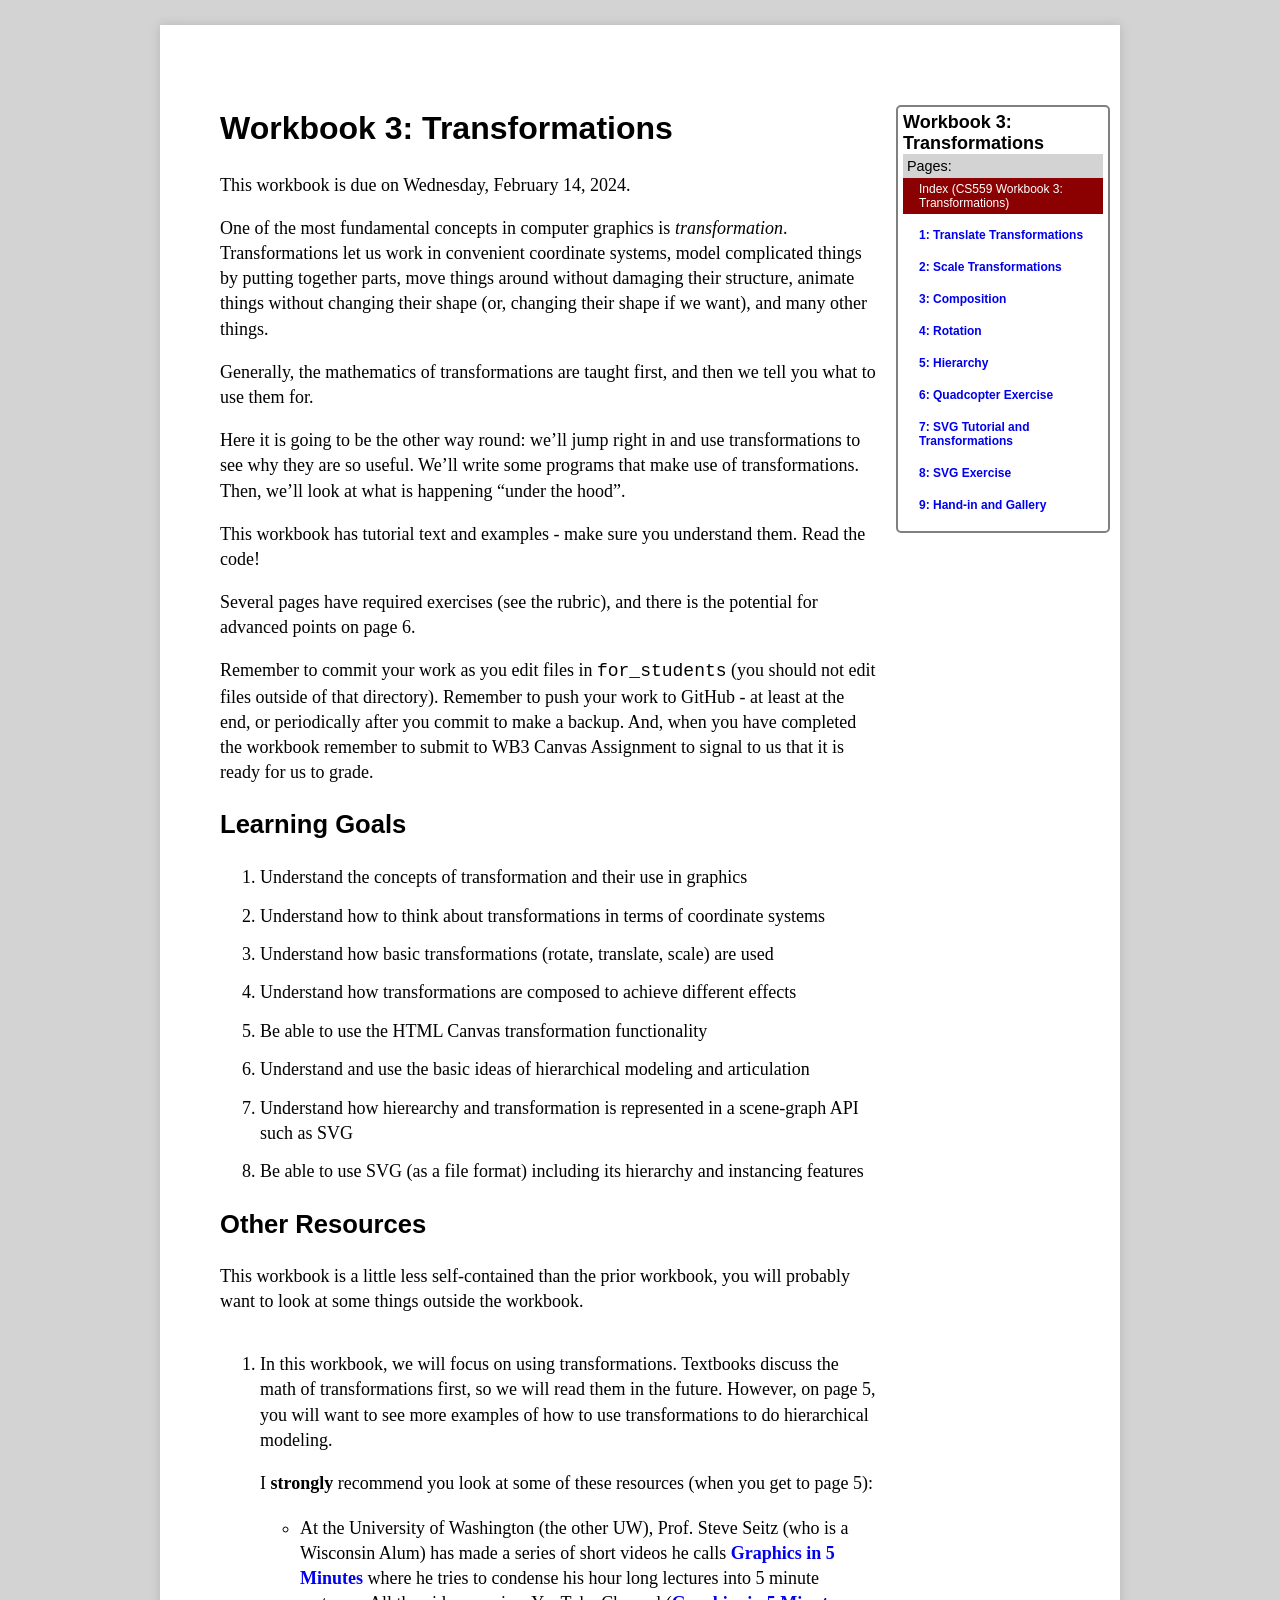
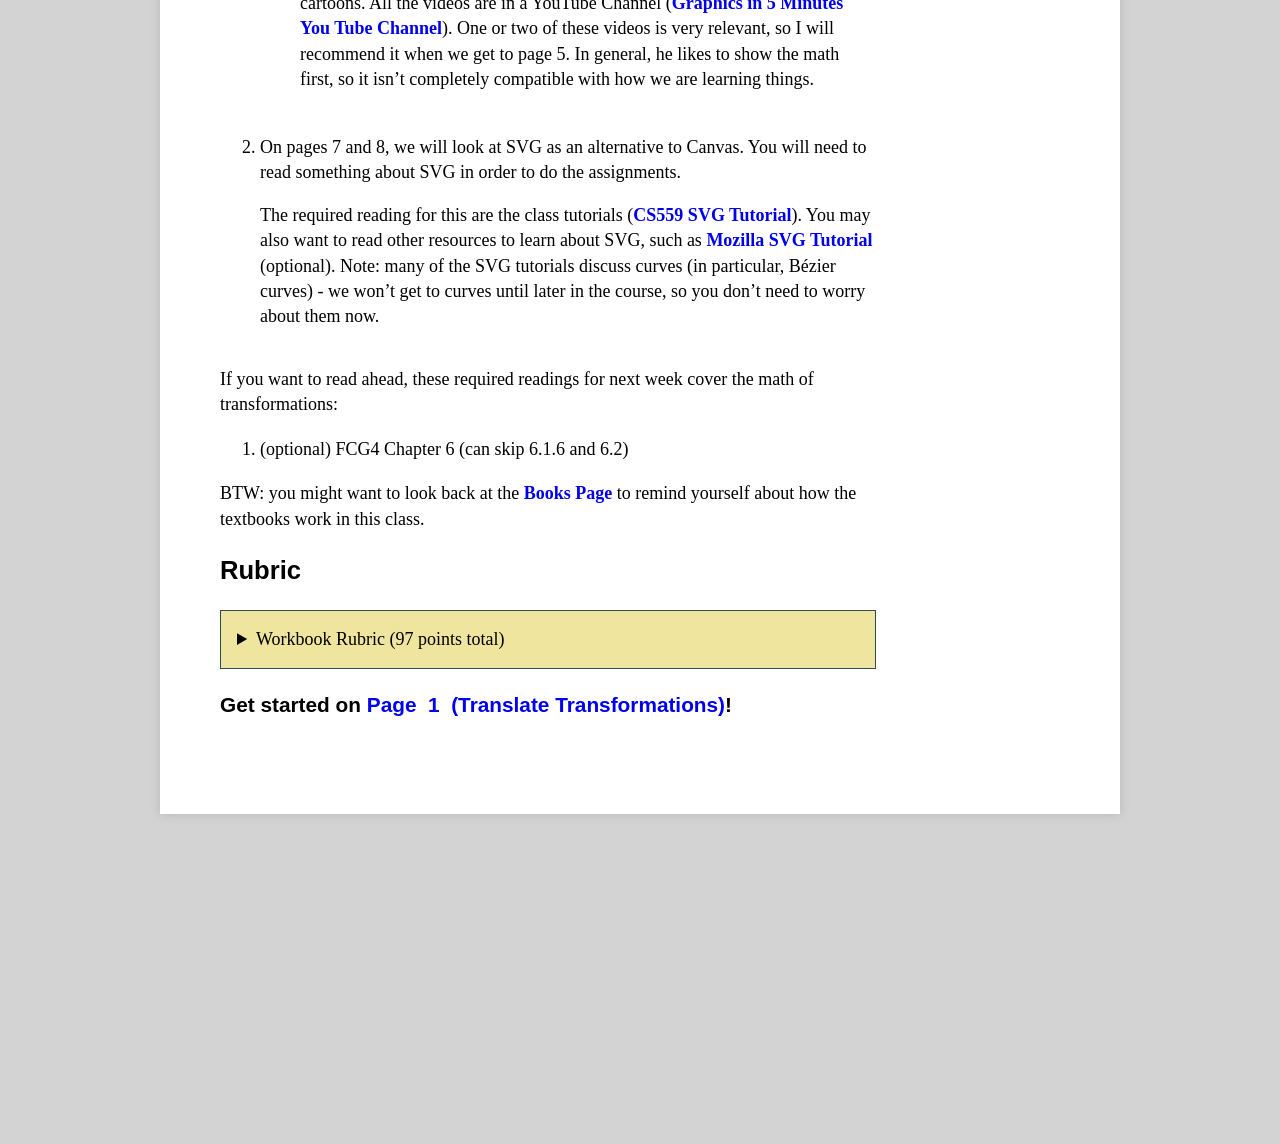
<file: WB03-s--fisher/index.html>
<!DOCTYPE html>
<html>
    
<!-- CS559 Workbook Pages - page content &copy; 2021, Michael Gleicher -->
<!-- This page is part of a Workbook developed for the 
    CS559 Computer Graphics Class at the University of Wisconsin
    https://graphics.cs.wisc.edu/Courses/559-sp2021/ -->
    <head>
	<meta name="generator" content="Hugo 0.121.1">
        <meta charset="UTF-8">
        <link rel="stylesheet" href="./css/workbook.css">
        <script src="./js/resizeIFrames.js"></script>
    </head>
    <body>
        <div class="container container--outer"><div class="maincolumn">


<main class="main list" role="main">
	<header class="main__header">
		<h1 class="main__title">Workbook 3: Transformations</h1>
	</header>
	<div class="content main__content clearfix">
        

        <p>This workbook is due on Wednesday, February 14, 2024.</p><p>One of the most fundamental concepts in computer graphics is <em>transformation</em>. Transformations let us work in convenient coordinate systems, model complicated things by putting together parts, move things around without damaging their structure, animate things without changing their shape (or, changing their shape if we want), and many other things.</p>
<p>Generally, the mathematics of transformations are taught first, and then we tell you what to use them for.</p>
<p>Here it is going to be the other way round: we&rsquo;ll jump right in and use transformations to see why they are so useful. We&rsquo;ll write some programs that make use of transformations. Then, we&rsquo;ll look at what is happening &ldquo;under the hood&rdquo;.</p>
<p>This workbook has tutorial text and examples - make sure you understand them. Read the code!</p>
<p>Several pages have required exercises (see the rubric), and there is the potential for advanced points on page 6.</p>
<p>Remember to commit your work as you edit files in <code>for_students</code> (you should not edit files outside of that directory). Remember to push your work to GitHub - at least at the end, or periodically after you commit to make a backup. And, when you have completed the workbook remember to submit to WB3 Canvas Assignment to signal to us that it is ready for us to grade.</p>
<h2>Learning Goals</h2>
<ol>
    <li>Understand the concepts of transformation and their use in graphics</li>
    <li>Understand how to think about transformations in terms of coordinate systems</li>
    <li>Understand how basic transformations (rotate, translate, scale) are used</li>
    <li>Understand how transformations are composed to achieve different effects</li>
    <li>Be able to use the HTML Canvas transformation functionality</li>
    <li>Understand and use the basic ideas of hierarchical modeling and articulation</li>
    <li>Understand how hierearchy and transformation is represented in a scene-graph API such as SVG</li>
    <li>Be able to use SVG (as a file format) including its hierarchy and instancing features</li>
</ol>
<h2 id="other-resources">Other Resources</h2>
<p>This workbook is a little less self-contained than the prior workbook, you will probably
want to look at some things outside the workbook.</p>
<ol>
<li>
<p>In this workbook, we will focus on using transformations. Textbooks discuss the math of transformations first, so we will read them in the future. However, on page 5, you will want to see more examples of how to use transformations to do hierarchical modeling.</p>
<p>I <strong>strongly</strong> recommend you look at some of these resources (when you get to page 5):</p>
<ul>
<li>At the University of Washington (the other UW), Prof. Steve Seitz (who is a Wisconsin Alum) has made a series of short videos he calls <a href="https://g5m.cs.washington.edu/" target="_blank">Graphics in 5 Minutes</a> where he tries to condense his hour long lectures into 5 minute cartoons. All the videos are in a YouTube Channel (<a href="https://www.youtube.com/playlist?list=PLWfDJ5nla8UpwShx-lzLJqcp575fKpsSO" target="_blank">Graphics in 5 Minutes You Tube Channel</a>). One or two of these videos is very relevant, so I will recommend it when we get to page 5. In general, he likes to show the math first, so it isn&rsquo;t completely compatible with how we are learning things.</li>
</ul>
</li>
<li>
<p>On pages 7 and 8, we will look at SVG as an alternative to Canvas. You will need to read something about SVG in order to do the assignments.</p>
<p>The required reading for this are the class tutorials (<a href="https://cs559.github.io/559Tutorials/svg/" target="_blank">CS559 SVG Tutorial</a>). You may also want to read other resources to learn about SVG, such as <a href="https://developer.mozilla.org/en-US/docs/Web/SVG/Tutorial" target="_blank">Mozilla SVG Tutorial</a> (optional). Note: many of the SVG tutorials discuss curves (in particular, Bézier curves) - we won&rsquo;t get to curves until later in the course, so you don&rsquo;t need to worry about them now.</p>
</li>
</ol>
<p>If you want to read ahead, these required readings for next week cover the math of transformations:</p>
<ol>
<li>(optional) FCG4 Chapter 6 (can skip 6.1.6 and 6.2)</li>
</ol>
<p>BTW: you might want to look back at the <a href="https://pages.graphics.cs.wisc.edu/559-sp24/pages/books/" target="_blank">Books Page</a> to remind yourself about how the textbooks work in this class.</p>

        
        <h2>Rubric</h2>
            
<div class="page-rubric-container">
<details class="page__rubric">
<summary>Workbook Rubric (97 points total)</summary>
<br/>
<div class="page-rubric-grid">
        <div class="page-rubric-grid-header rubric-box-regular">Points (86):</div><div class="page-rubric-grid-box rubric-box-regular"></div>
            <div class="page-rubric-grid-points rubric-box-regular">20 pt</div>
            <div class="page-rubric-grid-desc rubric-box-regular">correct WB3 Canvas Assignment submission</div><div class="page-rubric-grid-box rubric-box-regular"></div>
            <div class="page-rubric-grid-points rubric-box-regular">20 pt</div>
            <div class="page-rubric-grid-desc rubric-box-regular">correct WB3G Canvas Assignment submission on time</div><div class="page-rubric-grid-box rubric-box-regular">Box 03-01-06</div>
            <div class="page-rubric-grid-points rubric-box-regular">3 pt</div>
            <div class="page-rubric-grid-desc rubric-box-regular">restore the triangle to original position when the “Jump Right” button is released</div><div class="page-rubric-grid-box rubric-box-regular">Box 03-02-06</div>
            <div class="page-rubric-grid-points rubric-box-regular">3 pt</div>
            <div class="page-rubric-grid-desc rubric-box-regular">change the scales so the two pictures look the same</div><div class="page-rubric-grid-box rubric-box-regular">Box 03-03-03</div>
            <div class="page-rubric-grid-points rubric-box-regular">3 pt</div>
            <div class="page-rubric-grid-desc rubric-box-regular">add appropriate transformations to make both images look the same</div><div class="page-rubric-grid-box rubric-box-regular">Box 03-03-05</div>
            <div class="page-rubric-grid-points rubric-box-regular">3 pt</div>
            <div class="page-rubric-grid-desc rubric-box-regular">define the canvas coordinate systems as specified</div><div class="page-rubric-grid-box rubric-box-regular">Box 03-06-01</div>
            <div class="page-rubric-grid-points rubric-box-regular">6 pt</div>
            <div class="page-rubric-grid-desc rubric-box-regular">quadcopter has a front and 4 arms</div><div class="page-rubric-grid-box rubric-box-regular">Box 03-06-01</div>
            <div class="page-rubric-grid-points rubric-box-regular">8 pt</div>
            <div class="page-rubric-grid-desc rubric-box-regular">four attached propellers that spin</div><div class="page-rubric-grid-box rubric-box-regular">Box 03-06-01</div>
            <div class="page-rubric-grid-points rubric-box-regular">3 pt</div>
            <div class="page-rubric-grid-desc rubric-box-regular">propellers spin at different rates</div><div class="page-rubric-grid-box rubric-box-regular">Box 03-06-01</div>
            <div class="page-rubric-grid-points rubric-box-regular">3 pt</div>
            <div class="page-rubric-grid-desc rubric-box-regular">goes around a circle</div><div class="page-rubric-grid-box rubric-box-regular">Box 03-06-01</div>
            <div class="page-rubric-grid-points rubric-box-regular">3 pt</div>
            <div class="page-rubric-grid-desc rubric-box-regular">faces points forward while going around circle</div><div class="page-rubric-grid-box rubric-box-regular">Box 03-08-01</div>
            <div class="page-rubric-grid-points rubric-box-regular">3 pt</div>
            <div class="page-rubric-grid-desc rubric-box-regular">a picture using SVG</div><div class="page-rubric-grid-box rubric-box-regular">Box 03-08-01</div>
            <div class="page-rubric-grid-points rubric-box-regular">2 pt</div>
            <div class="page-rubric-grid-desc rubric-box-regular">at least one path with an arc</div><div class="page-rubric-grid-box rubric-box-regular">Box 03-08-01</div>
            <div class="page-rubric-grid-points rubric-box-regular">2 pt</div>
            <div class="page-rubric-grid-desc rubric-box-regular">at least one polygon that is not a rectangle</div><div class="page-rubric-grid-box rubric-box-regular">Box 03-08-01</div>
            <div class="page-rubric-grid-points rubric-box-regular">2 pt</div>
            <div class="page-rubric-grid-desc rubric-box-regular">a hierarchy using grouping</div><div class="page-rubric-grid-box rubric-box-regular">Box 03-08-01</div>
            <div class="page-rubric-grid-points rubric-box-regular">2 pt</div>
            <div class="page-rubric-grid-desc rubric-box-regular">repeated instancing via use</div>
    <div class="page-rubric-grid-header rubric-box-bonus">Advanced points (11):</div><div class="page-rubric-grid-box rubric-box-bonus">Box 03-06-01</div>
            <div class="page-rubric-grid-points rubric-box-bonus">2 pt</div>
            <div class="page-rubric-grid-desc rubric-box-bonus">multiple vehicles (must have spinning parts)</div><div class="page-rubric-grid-box rubric-box-bonus">Box 03-06-01</div>
            <div class="page-rubric-grid-points rubric-box-bonus">2 pt</div>
            <div class="page-rubric-grid-desc rubric-box-bonus">complex paths (at least one &#39;copter must be a circle)</div><div class="page-rubric-grid-box rubric-box-bonus">Box 03-06-01</div>
            <div class="page-rubric-grid-points rubric-box-bonus">2 pt</div>
            <div class="page-rubric-grid-desc rubric-box-bonus">cool looking vehicles</div><div class="page-rubric-grid-box rubric-box-bonus">Box 03-06-01</div>
            <div class="page-rubric-grid-points rubric-box-bonus">2 pt</div>
            <div class="page-rubric-grid-desc rubric-box-bonus">interaction (be sure to document)</div><div class="page-rubric-grid-box rubric-box-bonus">Box 03-06-01</div>
            <div class="page-rubric-grid-points rubric-box-bonus">2 pt</div>
            <div class="page-rubric-grid-desc rubric-box-bonus">quadcopters do something beyond move in a path</div><div class="page-rubric-grid-box rubric-box-bonus">Box 03-06-01</div>
            <div class="page-rubric-grid-points rubric-box-bonus">1 pt</div>
            <div class="page-rubric-grid-desc rubric-box-bonus">other articulated object</div></div>
</details>
</div>
        
        
        
        <h3 class="get__started">Get started on 
            <a href="./docs/1/">Page &nbsp;1&nbsp; (Translate Transformations)</a>!</h3>
        
	</div>
</main>

                </div>
                <div class="sidebar">
<h2 class="Side_Title">Workbook 3: Transformations</h2>
<p class="Side__Note">Pages:</p>
<ul class="Side__List">
    <li class="Side__Item Side__Selected">Index (CS559 Workbook 3: Transformations) </li>
        <li class="Side__Item Side__Unselected"> <a href="./docs/1/">1: Translate Transformations </a></li>
        <li class="Side__Item Side__Unselected"> <a href="./docs/2/">2: Scale Transformations </a></li>
        <li class="Side__Item Side__Unselected"> <a href="./docs/3/">3: Composition </a></li>
        <li class="Side__Item Side__Unselected"> <a href="./docs/4/">4: Rotation </a></li>
        <li class="Side__Item Side__Unselected"> <a href="./docs/5/">5: Hierarchy </a></li>
        <li class="Side__Item Side__Unselected"> <a href="./docs/6/">6: Quadcopter Exercise </a></li>
        <li class="Side__Item Side__Unselected"> <a href="./docs/7/">7: SVG Tutorial and Transformations </a></li>
        <li class="Side__Item Side__Unselected"> <a href="./docs/8/">8: SVG Exercise </a></li>
        <li class="Side__Item Side__Unselected"> <a href="./docs/9/">9: Hand-in and Gallery </a></li>
</ul>
</div>
</div>
    </body>
</html>
</file>
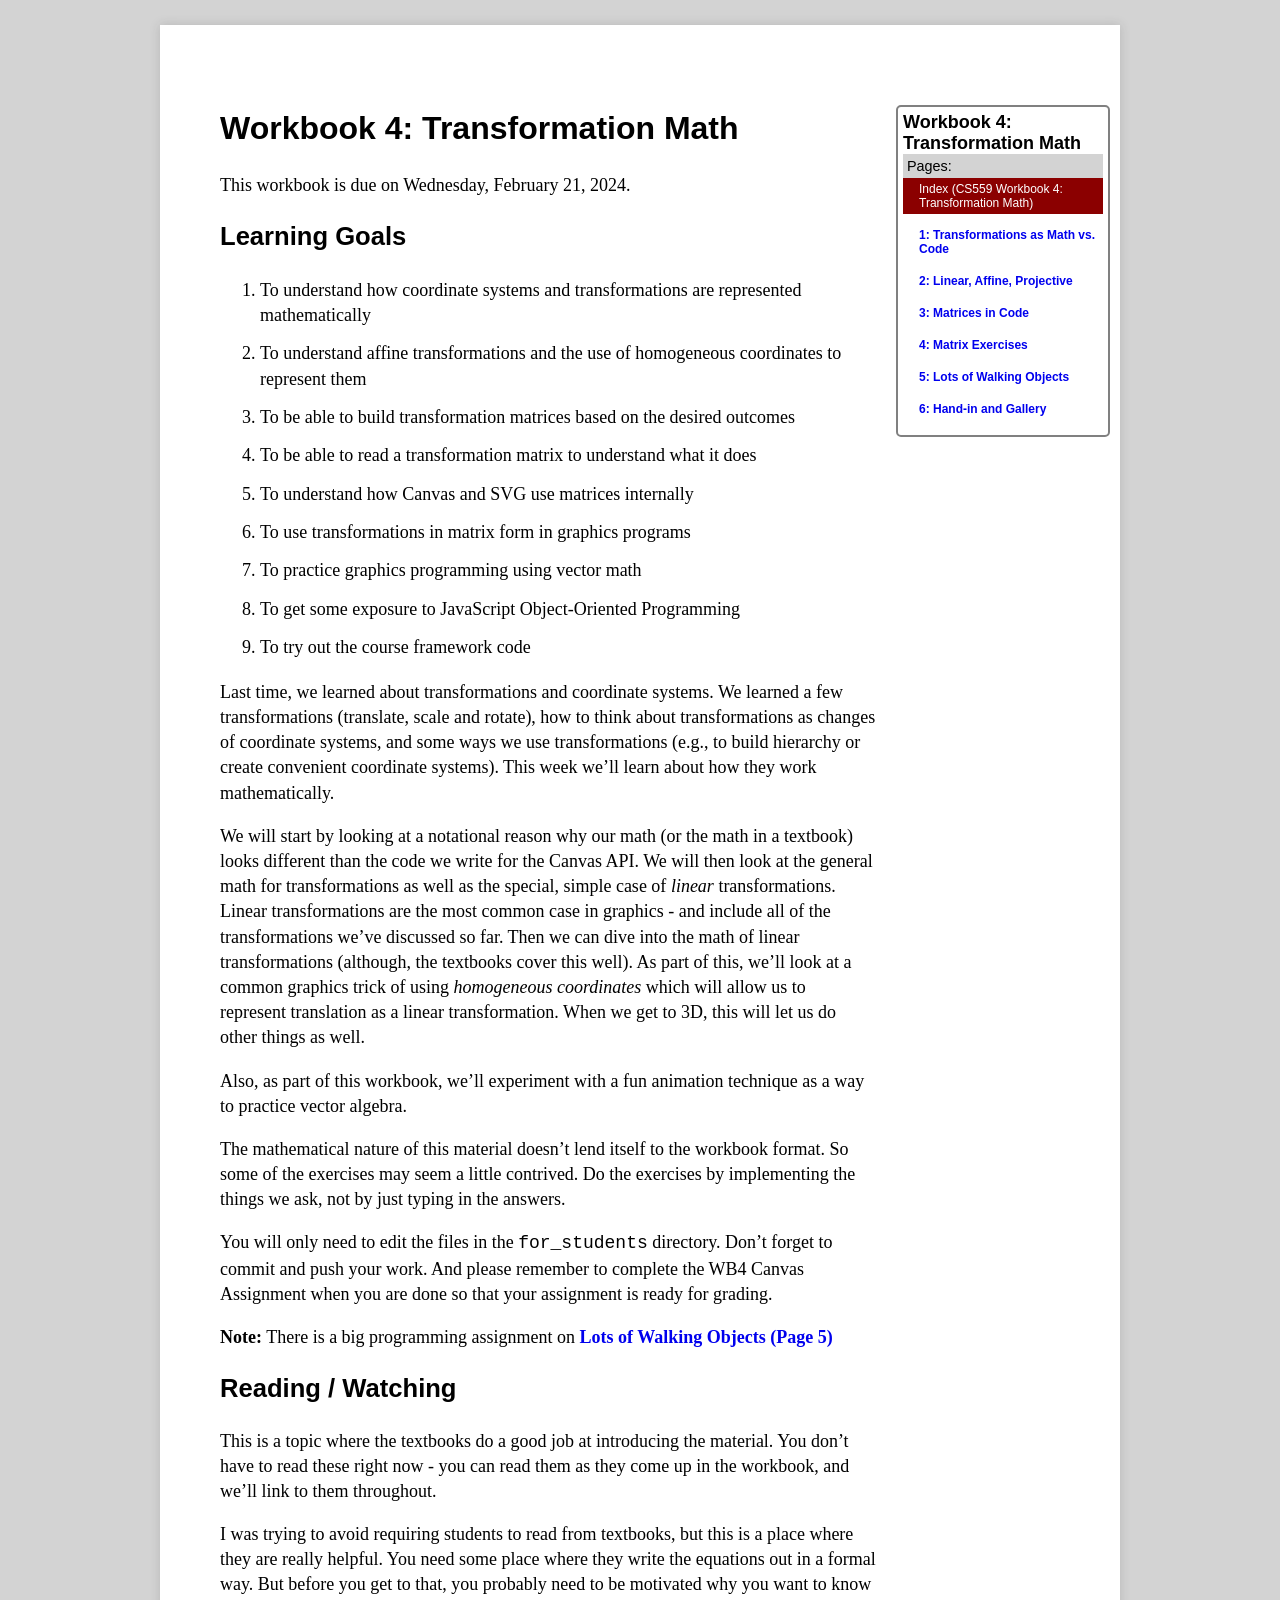
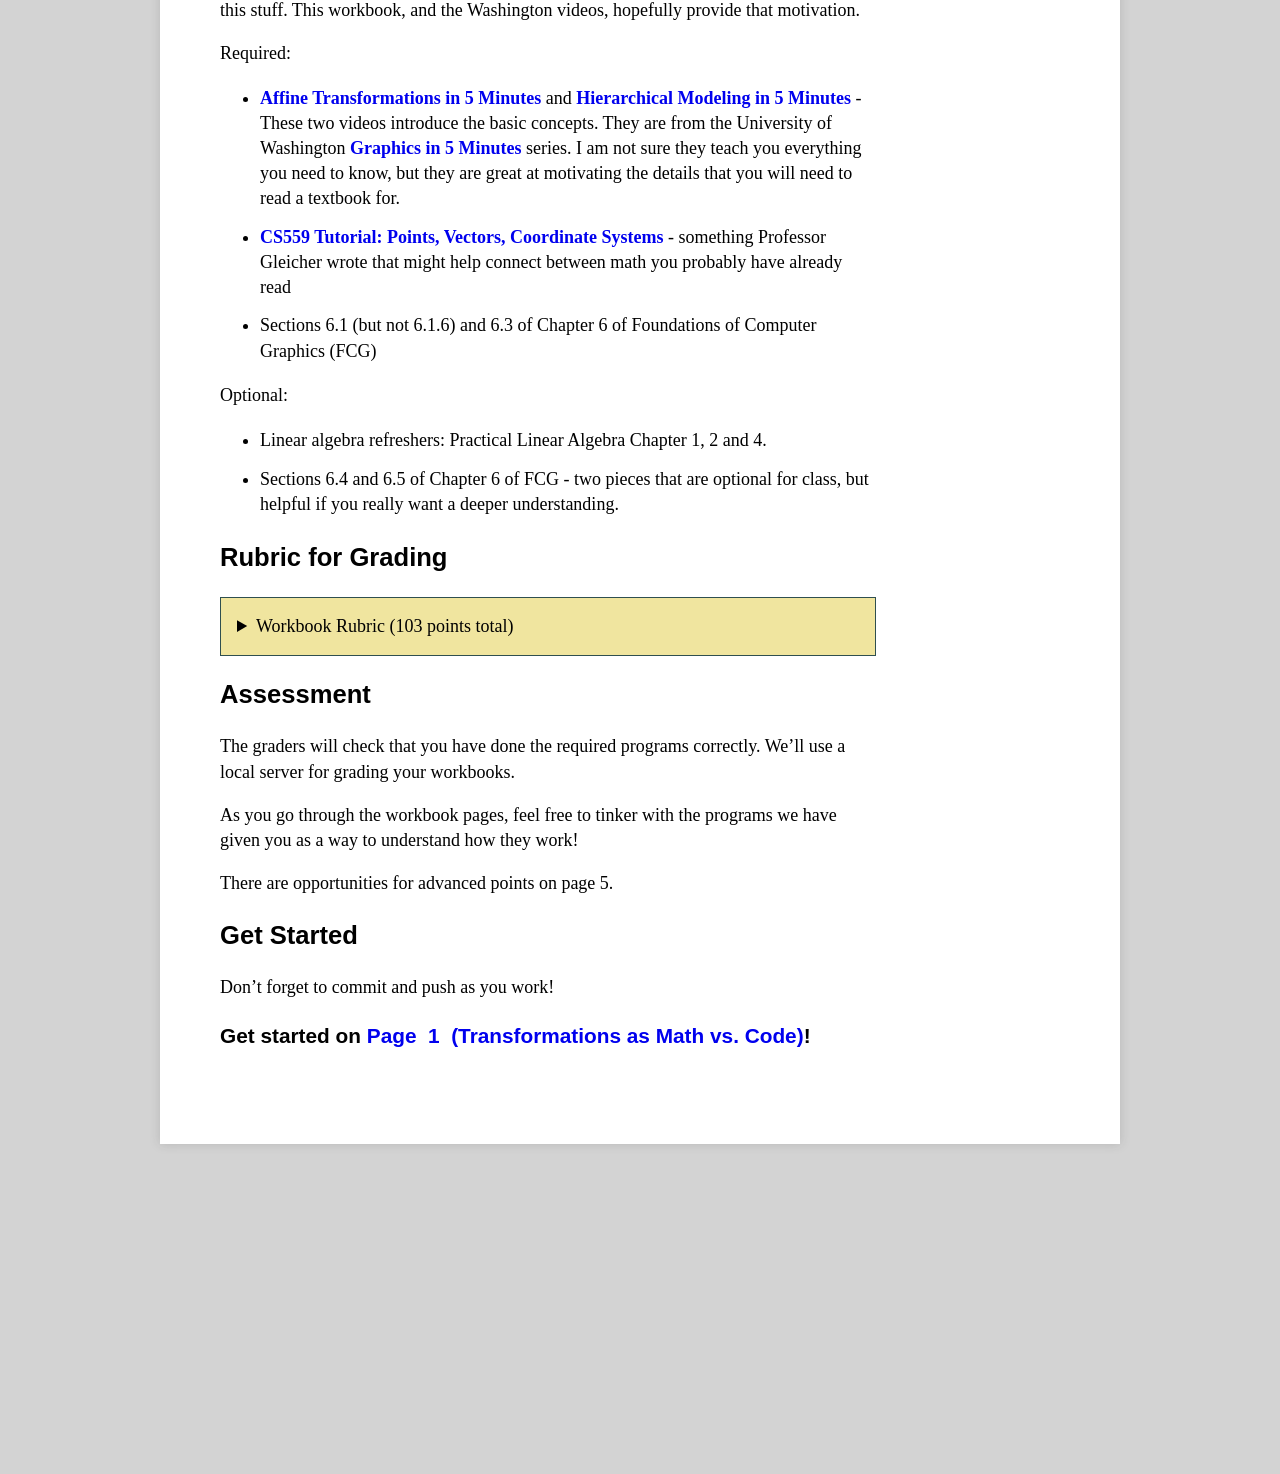
<file: WB04-s--fisher/index.html>
<!DOCTYPE html>
<html>
    
<!-- CS559 Workbook Pages - page content &copy; 2021, Michael Gleicher -->
<!-- This page is part of a Workbook developed for the 
    CS559 Computer Graphics Class at the University of Wisconsin
    https://graphics.cs.wisc.edu/Courses/559-sp2021/ -->
    <head>
	<meta name="generator" content="Hugo 0.121.1">
        <meta charset="UTF-8">
        <link rel="stylesheet" href="./css/workbook.css">
        <script src="./js/resizeIFrames.js"></script>
    </head>
    <body>
        <div class="container container--outer"><div class="maincolumn">


<main class="main list" role="main">
	<header class="main__header">
		<h1 class="main__title">Workbook 4: Transformation Math</h1>
	</header>
	<div class="content main__content clearfix">
        

        <p>This workbook is due on Wednesday, February 21, 2024.</p>
<h2>Learning Goals</h2>
<ol>
    <li>To understand how coordinate systems and transformations are represented mathematically</li>
    <li>To understand affine transformations and the use of homogeneous coordinates to represent them</li>
    <li>To be able to build transformation matrices based on the desired outcomes</li>
    <li>To be able to read a transformation matrix to understand what it does</li>
    <li>To understand how Canvas and SVG use matrices internally</li>
    <li>To use transformations in matrix form in graphics programs</li>
    <li>To practice graphics programming using vector math</li>
    <li>To get some exposure to JavaScript Object-Oriented Programming</li>
    <li>To try out the course framework code</li>
</ol>

            <p>Last time, we learned about transformations and coordinate systems. We learned a few transformations (translate, scale and rotate), how to think about transformations as changes of coordinate systems, and some ways we use transformations (e.g., to build hierarchy or create convenient coordinate systems). This week we&rsquo;ll learn about how they work mathematically.</p>
<p>We will start by looking at a notational reason why our math (or the math in a textbook) looks different than the code we write for the Canvas API. We will then look at the general math for transformations as well as the special, simple case of <em>linear</em> transformations. Linear transformations are the most common case in graphics - and include all of the transformations we&rsquo;ve discussed so far. Then we can dive into the math of linear transformations (although, the textbooks cover this well). As part of this, we&rsquo;ll look at a common graphics trick of using <em>homogeneous coordinates</em> which will allow us to represent translation as a linear transformation. When we get to 3D, this will let us do other things as well.</p>
<p>Also, as part of this workbook, we&rsquo;ll experiment with a fun animation technique as a way to practice vector algebra.</p>
<p>The mathematical nature of this material doesn&rsquo;t lend itself to the workbook format. So some of the exercises may seem a little contrived. Do the exercises by implementing the things we ask, not by just typing in the answers.</p>
<p>You will only need to edit the files in the <code>for_students</code> directory. Don&rsquo;t forget to commit and push your work. And please remember to complete the WB4 Canvas Assignment when you are done so that your assignment is ready for grading.</p>
<p><strong>Note:</strong> There is a big programming assignment on 
     <a href="./docs/5/#page-5">Lots of Walking Objects&nbsp;(Page 5)</a></p>
<h2 id="reading--watching">Reading / Watching</h2>
<p>This is a topic where the textbooks do a good job at introducing the material. You don&rsquo;t have to read these right now - you can read them as they come up in the workbook, and we&rsquo;ll link to them throughout.</p>
<p>I was trying to avoid requiring students to read from textbooks, but this is a place where they are really helpful. You need some place where they write the equations out in a formal way. But before you get to that, you probably need to be motivated why you want to know this stuff. This workbook, and the Washington videos, hopefully provide that motivation.</p>
<p>Required:</p>
<ul>
<li><a href="https://youtu.be/AheaTd_l5Is" target="_blank">Affine Transformations in 5 Minutes</a> and <a href="https://youtu.be/4iNJdWXsFQ4" target="_blank">Hierarchical Modeling in 5 Minutes</a> - These two videos introduce the basic concepts. They are from the University of Washington <a href="https://g5m.cs.washington.edu/" target="_blank">Graphics in 5 Minutes</a> series. I am not sure they teach you everything you need to know, but they are great at motivating the details that you will need to read a textbook for.</li>
<li><a href="https://cs559.github.io/559Tutorials/math/points-vectors/" target="_blank">CS559 Tutorial: Points, Vectors, Coordinate Systems</a> - something Professor Gleicher wrote that might help connect between math you probably have already read</li>
<li>Sections 6.1 (but not 6.1.6) and 6.3 of Chapter 6 of Foundations of Computer Graphics (FCG)</li>
</ul>
<p>Optional:</p>
<ul>
<li>Linear algebra refreshers: Practical Linear Algebra Chapter 1, 2 and 4.</li>
<li>Sections 6.4 and 6.5 of Chapter 6 of FCG - two pieces that are optional for class, but helpful if you really want a deeper understanding.</li>
</ul>
<h2 id="rubric-for-grading">Rubric for Grading</h2>
<div class="page-rubric-container">
<details class="page__rubric">
<summary>Workbook Rubric (103 points total)</summary>
<br/>
<div class="page-rubric-grid">
        <div class="page-rubric-grid-header rubric-box-regular">Points (87):</div><div class="page-rubric-grid-box rubric-box-regular"></div>
            <div class="page-rubric-grid-points rubric-box-regular">20 pt</div>
            <div class="page-rubric-grid-desc rubric-box-regular">correct WB4 Canvas Assignment submission</div><div class="page-rubric-grid-box rubric-box-regular"></div>
            <div class="page-rubric-grid-points rubric-box-regular">20 pt</div>
            <div class="page-rubric-grid-desc rubric-box-regular">correct WB4G Canvas Assignment submission on time</div><div class="page-rubric-grid-box rubric-box-regular">Box 04-02-01</div>
            <div class="page-rubric-grid-points rubric-box-regular">1 pt</div>
            <div class="page-rubric-grid-desc rubric-box-regular">filled in correct answer</div><div class="page-rubric-grid-box rubric-box-regular">Box 04-02-02</div>
            <div class="page-rubric-grid-points rubric-box-regular">1 pt</div>
            <div class="page-rubric-grid-desc rubric-box-regular">filled in correct answer</div><div class="page-rubric-grid-box rubric-box-regular">Box 04-02-03</div>
            <div class="page-rubric-grid-points rubric-box-regular">1 pt</div>
            <div class="page-rubric-grid-desc rubric-box-regular">filled in correct answer</div><div class="page-rubric-grid-box rubric-box-regular">Box 04-02-04</div>
            <div class="page-rubric-grid-points rubric-box-regular">1 pt</div>
            <div class="page-rubric-grid-desc rubric-box-regular">filled in correct answer</div><div class="page-rubric-grid-box rubric-box-regular">Box 04-02-05</div>
            <div class="page-rubric-grid-points rubric-box-regular">1 pt</div>
            <div class="page-rubric-grid-desc rubric-box-regular">filled in correct answer</div><div class="page-rubric-grid-box rubric-box-regular">Box 04-02-06</div>
            <div class="page-rubric-grid-points rubric-box-regular">1 pt</div>
            <div class="page-rubric-grid-desc rubric-box-regular">filled in correct answer</div><div class="page-rubric-grid-box rubric-box-regular">Box 04-02-07</div>
            <div class="page-rubric-grid-points rubric-box-regular">1 pt</div>
            <div class="page-rubric-grid-desc rubric-box-regular">filled in correct answer</div><div class="page-rubric-grid-box rubric-box-regular">Box 04-03-02</div>
            <div class="page-rubric-grid-points rubric-box-regular">3 pt</div>
            <div class="page-rubric-grid-desc rubric-box-regular">filled in correct answer for 3 matrices</div><div class="page-rubric-grid-box rubric-box-regular">Box 04-04-01</div>
            <div class="page-rubric-grid-points rubric-box-regular">2 pt</div>
            <div class="page-rubric-grid-desc rubric-box-regular">red dot stays in red corner and black dot stays in black corner as dots are dragged; square remains square; done via translate, rotate, and scale</div><div class="page-rubric-grid-box rubric-box-regular">Box 04-04-02</div>
            <div class="page-rubric-grid-points rubric-box-regular">2 pt</div>
            <div class="page-rubric-grid-desc rubric-box-regular">red dot stays in red corner and black dot stays in black corner as dots are dragged; square remains square; done via transform</div><div class="page-rubric-grid-box rubric-box-regular">Box 04-04-03</div>
            <div class="page-rubric-grid-points rubric-box-regular">2 pt</div>
            <div class="page-rubric-grid-desc rubric-box-regular">red dot stays in red corner and green dot stays in green corner as dots are dragged; square remains square</div><div class="page-rubric-grid-box rubric-box-regular">Box 04-04-04</div>
            <div class="page-rubric-grid-points rubric-box-regular">1 pt</div>
            <div class="page-rubric-grid-desc rubric-box-regular">parameters changed so that square 1 matches</div><div class="page-rubric-grid-box rubric-box-regular">Box 04-04-04</div>
            <div class="page-rubric-grid-points rubric-box-regular">1 pt</div>
            <div class="page-rubric-grid-desc rubric-box-regular">parameters changed so that square 2 matches (freebie!)</div><div class="page-rubric-grid-box rubric-box-regular">Box 04-04-04</div>
            <div class="page-rubric-grid-points rubric-box-regular">1 pt</div>
            <div class="page-rubric-grid-desc rubric-box-regular">parameters changed so that square 3 matches</div><div class="page-rubric-grid-box rubric-box-regular">Box 04-04-04</div>
            <div class="page-rubric-grid-points rubric-box-regular">1 pt</div>
            <div class="page-rubric-grid-desc rubric-box-regular">parameters changed so that square 4 matches</div><div class="page-rubric-grid-box rubric-box-regular">Box 04-04-04</div>
            <div class="page-rubric-grid-points rubric-box-regular">1 pt</div>
            <div class="page-rubric-grid-desc rubric-box-regular">parameters changed so that square 5 matches</div><div class="page-rubric-grid-box rubric-box-regular">Box 04-04-05</div>
            <div class="page-rubric-grid-points rubric-box-regular">3 pt</div>
            <div class="page-rubric-grid-desc rubric-box-regular">shear-x implemented to draw sheared squares</div><div class="page-rubric-grid-box rubric-box-regular">Box 04-05-01</div>
            <div class="page-rubric-grid-points rubric-box-regular">3 pt</div>
            <div class="page-rubric-grid-desc rubric-box-regular">boids - add 10 boids when button is clicked, random locations and directions (but all with the correct speed)</div><div class="page-rubric-grid-box rubric-box-regular">Box 04-05-01</div>
            <div class="page-rubric-grid-points rubric-box-regular">2 pt</div>
            <div class="page-rubric-grid-desc rubric-box-regular">boids - clear when button is clicked</div><div class="page-rubric-grid-box rubric-box-regular">Box 04-05-01</div>
            <div class="page-rubric-grid-points rubric-box-regular">3 pt</div>
            <div class="page-rubric-grid-desc rubric-box-regular">draw boids so the direction they are facing is clear</div><div class="page-rubric-grid-box rubric-box-regular">Box 04-05-01</div>
            <div class="page-rubric-grid-points rubric-box-regular">3 pt</div>
            <div class="page-rubric-grid-desc rubric-box-regular">boids bounce, not wrap</div><div class="page-rubric-grid-box rubric-box-regular">Box 04-05-01</div>
            <div class="page-rubric-grid-points rubric-box-regular">2 pt</div>
            <div class="page-rubric-grid-desc rubric-box-regular">boids change color (briefly) when they hit a wall</div><div class="page-rubric-grid-box rubric-box-regular">Box 04-05-01</div>
            <div class="page-rubric-grid-points rubric-box-regular">2 pt</div>
            <div class="page-rubric-grid-desc rubric-box-regular">boids bounce off each other</div><div class="page-rubric-grid-box rubric-box-regular">Box 04-05-01</div>
            <div class="page-rubric-grid-points rubric-box-regular">2 pt</div>
            <div class="page-rubric-grid-desc rubric-box-regular">boids change color (briefly) when they hit another boid (either overlap or come very close)</div><div class="page-rubric-grid-box rubric-box-regular">Box 04-05-01</div>
            <div class="page-rubric-grid-points rubric-box-regular">1 pt</div>
            <div class="page-rubric-grid-desc rubric-box-regular">boids has at least 4 legs like ants or spiders</div><div class="page-rubric-grid-box rubric-box-regular">Box 04-05-01</div>
            <div class="page-rubric-grid-points rubric-box-regular">1 pt</div>
            <div class="page-rubric-grid-desc rubric-box-regular">boids has legs that move while they move</div><div class="page-rubric-grid-box rubric-box-regular">Box 04-05-01</div>
            <div class="page-rubric-grid-points rubric-box-regular">2 pt</div>
            <div class="page-rubric-grid-desc rubric-box-regular">boids has legs that move in a way that resembles walking (not like the propellers of the quadcopters)</div><div class="page-rubric-grid-box rubric-box-regular">Box 04-05-01</div>
            <div class="page-rubric-grid-points rubric-box-regular">2 pt</div>
            <div class="page-rubric-grid-desc rubric-box-regular">boids randomly make infrequent small changes in direction while walking (and maintain velocity)</div>
    <div class="page-rubric-grid-header rubric-box-bonus">Advanced points (16):</div><div class="page-rubric-grid-box rubric-box-bonus">Box 04-05-01</div>
            <div class="page-rubric-grid-points rubric-box-bonus">2 pt</div>
            <div class="page-rubric-grid-desc rubric-box-bonus">cool or more realistic movements of the legs</div><div class="page-rubric-grid-box rubric-box-bonus">Box 04-05-01</div>
            <div class="page-rubric-grid-points rubric-box-bonus">2 pt</div>
            <div class="page-rubric-grid-desc rubric-box-bonus">boids bounce off obstacles</div><div class="page-rubric-grid-box rubric-box-bonus">Box 04-05-01</div>
            <div class="page-rubric-grid-points rubric-box-bonus">2 pt</div>
            <div class="page-rubric-grid-desc rubric-box-bonus">visually obvious flocking behavior (alignment, separation, cohesion)</div><div class="page-rubric-grid-box rubric-box-bonus">Box 04-05-01</div>
            <div class="page-rubric-grid-points rubric-box-bonus">2 pt</div>
            <div class="page-rubric-grid-desc rubric-box-bonus">alignment flocking behavior (adds to `visually obvious&#39;)</div><div class="page-rubric-grid-box rubric-box-bonus">Box 04-05-01</div>
            <div class="page-rubric-grid-points rubric-box-bonus">2 pt</div>
            <div class="page-rubric-grid-desc rubric-box-bonus">separation flocking behavior (adds to `visually obvious&#39;)</div><div class="page-rubric-grid-box rubric-box-bonus">Box 04-05-01</div>
            <div class="page-rubric-grid-points rubric-box-bonus">2 pt</div>
            <div class="page-rubric-grid-desc rubric-box-bonus">cohesion flocking behavior (adds to `visually obvious&#39;)</div><div class="page-rubric-grid-box rubric-box-bonus">Box 04-05-01</div>
            <div class="page-rubric-grid-points rubric-box-bonus">2 pt</div>
            <div class="page-rubric-grid-desc rubric-box-bonus">mouse attraction flocking behavior (adds to `visually obvious&#39;)</div><div class="page-rubric-grid-box rubric-box-bonus">Box 04-05-01</div>
            <div class="page-rubric-grid-points rubric-box-bonus">2 pt</div>
            <div class="page-rubric-grid-desc rubric-box-bonus">added slider or checkbox that alters steering behavior</div></div>
</details>
</div>
<h2 id="assessment">Assessment</h2>
<p>The graders will check that you have done the required programs correctly. We&rsquo;ll use a local server for grading your workbooks.</p>
<p>As you go through the workbook pages, feel free to tinker with the programs we have given you as a way to understand how they work!</p>
<p>There are opportunities for advanced points on page 5.</p>
<h2 id="get-started">Get Started</h2>
<p>Don&rsquo;t forget to commit and push as you work!</p>

        
        
        
        
        <h3 class="get__started">Get started on 
            <a href="./docs/1/">Page &nbsp;1&nbsp; (Transformations as Math vs. Code)</a>!</h3>
        
	</div>
</main>

                </div>
                <div class="sidebar">
<h2 class="Side_Title">Workbook 4: Transformation Math</h2>
<p class="Side__Note">Pages:</p>
<ul class="Side__List">
    <li class="Side__Item Side__Selected">Index (CS559 Workbook 4: Transformation Math) </li>
        <li class="Side__Item Side__Unselected"> <a href="./docs/1/">1: Transformations as Math vs. Code </a></li>
        <li class="Side__Item Side__Unselected"> <a href="./docs/2/">2: Linear, Affine, Projective </a></li>
        <li class="Side__Item Side__Unselected"> <a href="./docs/3/">3: Matrices in Code </a></li>
        <li class="Side__Item Side__Unselected"> <a href="./docs/4/">4: Matrix Exercises </a></li>
        <li class="Side__Item Side__Unselected"> <a href="./docs/5/">5: Lots of Walking Objects </a></li>
        <li class="Side__Item Side__Unselected"> <a href="./docs/6/">6: Hand-in and Gallery </a></li>
</ul>
</div>
</div>
    </body>
</html>
</file>
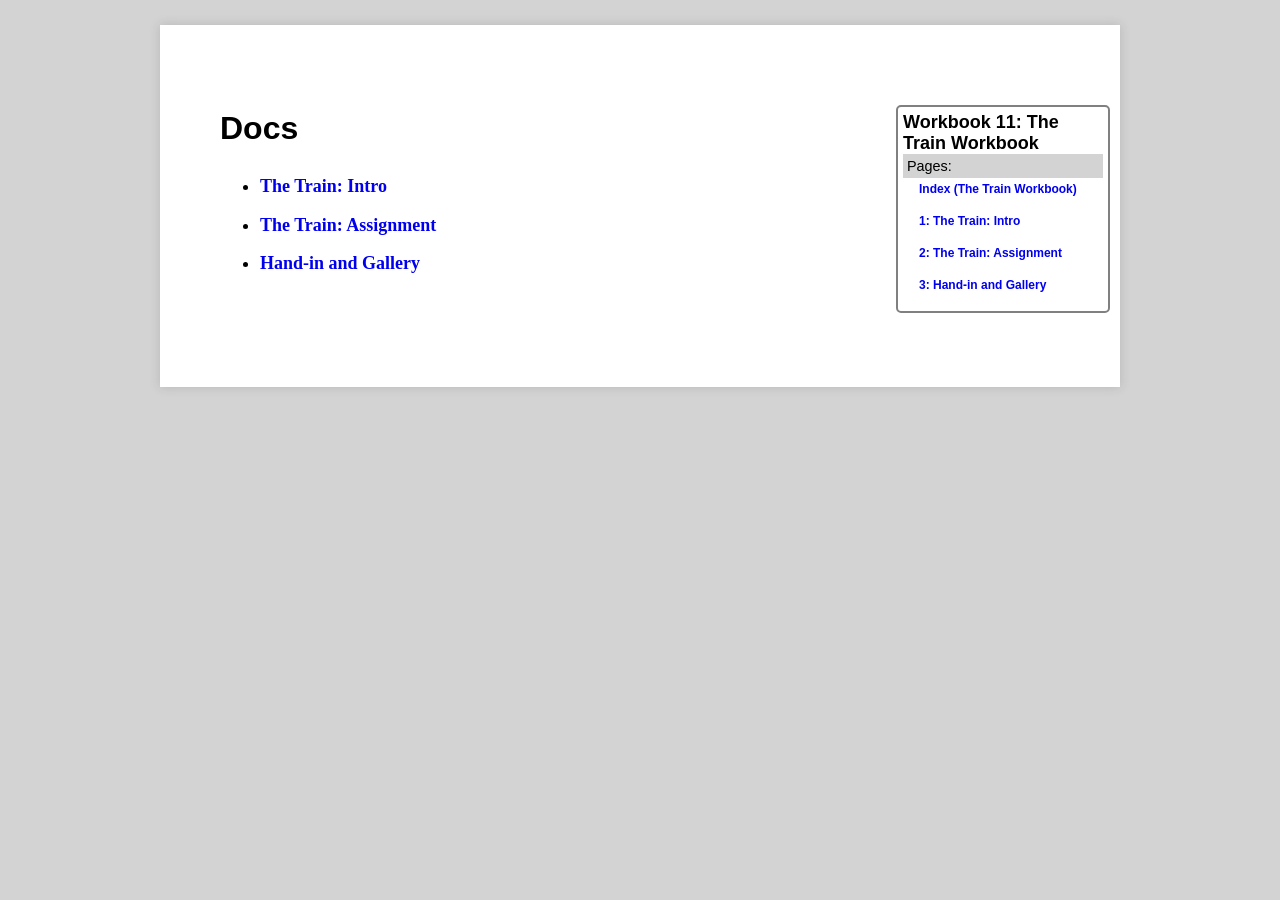
<file: P1-s--fisher/docs/index.html>
<!DOCTYPE html>
<html>
    
<!-- CS559 Workbook Pages - page content &copy; 2021, Michael Gleicher -->
<!-- This page is part of a Workbook developed for the 
    CS559 Computer Graphics Class at the University of Wisconsin
    https://graphics.cs.wisc.edu/Courses/559-sp2021/ -->
    <head>
        <meta charset="UTF-8">
        <link rel="stylesheet" href="../css/workbook.css">
        <script src="../js/resizeIFrames.js"></script>
    </head>
    <body>
        <div class="container container--outer"><div class="maincolumn">
<main class="main list" role="main">
	<header class="main__header">
		<h1 class="main__title">Docs</h1>
	</header>
    <ul>
		<li><a href="../docs/1/">The Train: Intro</a></li>
		<li><a href="../docs/2/">The Train: Assignment</a></li>
		<li><a href="../docs/3/">Hand-in and Gallery</a></li>
    </ul>
</main>

                </div>
                <div class="sidebar">
<h2 class="Side_Title">Workbook 11: The Train Workbook</h2>
<p class="Side__Note">Pages:</p>
<ul class="Side__List">
    <li class="Side__Item Side__Unselected"><a href="../">Index (The Train Workbook)</a></li>
        <li class="Side__Item Side__Unselected"> <a href="../docs/1/">1: The Train: Intro </a></li>
        <li class="Side__Item Side__Unselected"> <a href="../docs/2/">2: The Train: Assignment </a></li>
        <li class="Side__Item Side__Unselected"> <a href="../docs/3/">3: Hand-in and Gallery </a></li>
</ul>
</div>
</div>
    </body>
</html>
</file>
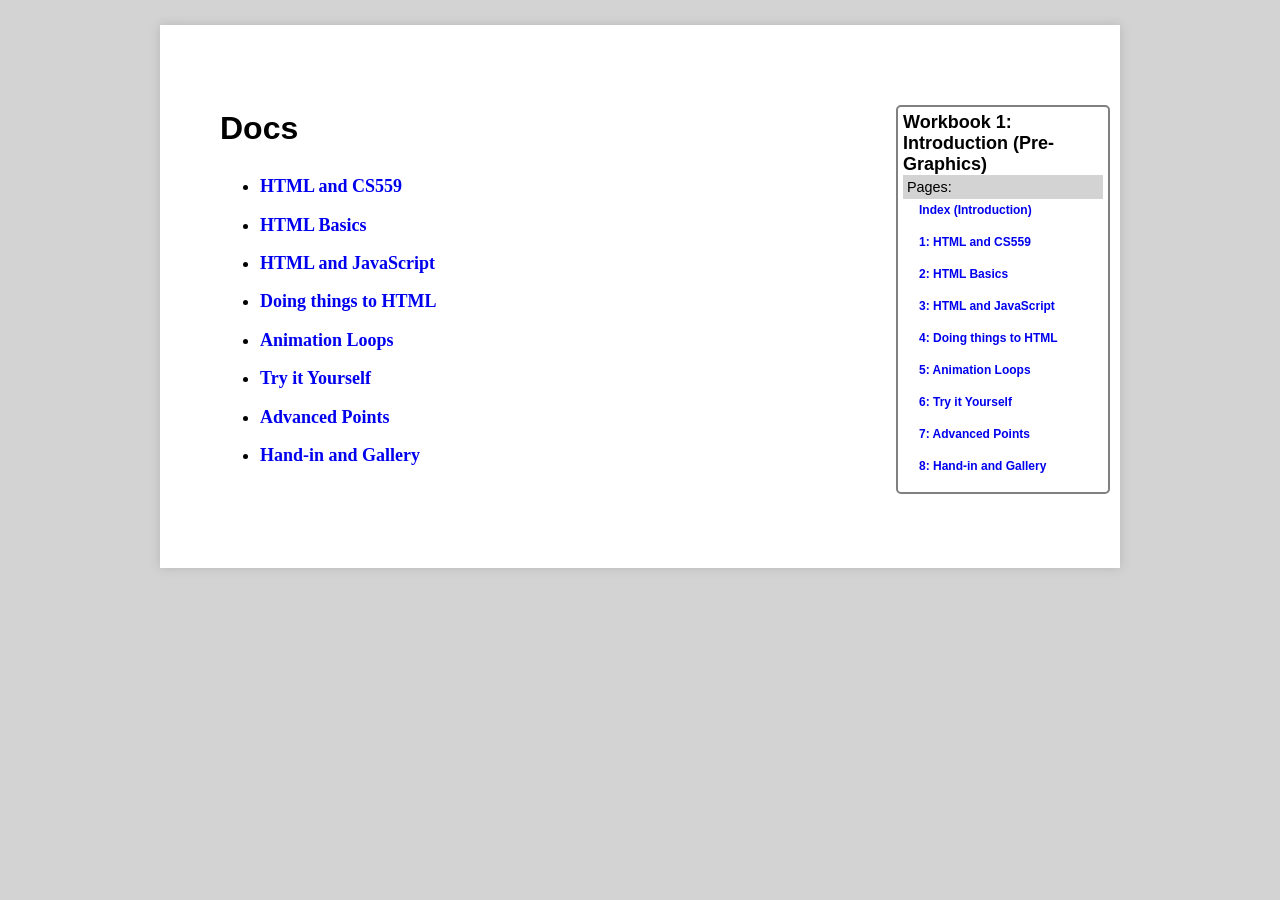
<file: WB01-s--fisher/docs/index.html>
<!DOCTYPE html>
<html>
    
<!-- CS559 Workbook Pages - page content &copy; 2021, Michael Gleicher -->
<!-- This page is part of a Workbook developed for the 
    CS559 Computer Graphics Class at the University of Wisconsin
    https://graphics.cs.wisc.edu/Courses/559-sp2021/ -->
    <head>
        <meta charset="UTF-8">
        <link rel="stylesheet" href="../css/workbook.css">
        <script src="../js/resizeIFrames.js"></script>
    </head>
    <body>
        <div class="container container--outer"><div class="maincolumn">
<main class="main list" role="main">
	<header class="main__header">
		<h1 class="main__title">Docs</h1>
	</header>
    <ul>
		<li><a href="../docs/1/">HTML and CS559</a></li>
		<li><a href="../docs/2/">HTML Basics</a></li>
		<li><a href="../docs/3/">HTML and JavaScript</a></li>
		<li><a href="../docs/4/">Doing things to HTML</a></li>
		<li><a href="../docs/5/">Animation Loops</a></li>
		<li><a href="../docs/6/">Try it Yourself</a></li>
		<li><a href="../docs/7/">Advanced Points</a></li>
		<li><a href="../docs/8/">Hand-in and Gallery</a></li>
    </ul>
</main>

                </div>
                <div class="sidebar">
<h2 class="Side_Title">Workbook 1: Introduction (Pre-Graphics)</h2>
<p class="Side__Note">Pages:</p>
<ul class="Side__List">
    <li class="Side__Item Side__Unselected"><a href="../">Index (Introduction)</a></li>
        <li class="Side__Item Side__Unselected"> <a href="../docs/1/">1: HTML and CS559 </a></li>
        <li class="Side__Item Side__Unselected"> <a href="../docs/2/">2: HTML Basics </a></li>
        <li class="Side__Item Side__Unselected"> <a href="../docs/3/">3: HTML and JavaScript </a></li>
        <li class="Side__Item Side__Unselected"> <a href="../docs/4/">4: Doing things to HTML </a></li>
        <li class="Side__Item Side__Unselected"> <a href="../docs/5/">5: Animation Loops </a></li>
        <li class="Side__Item Side__Unselected"> <a href="../docs/6/">6: Try it Yourself </a></li>
        <li class="Side__Item Side__Unselected"> <a href="../docs/7/">7: Advanced Points </a></li>
        <li class="Side__Item Side__Unselected"> <a href="../docs/8/">8: Hand-in and Gallery </a></li>
</ul>
</div>
</div>
    </body>
</html>
</file>
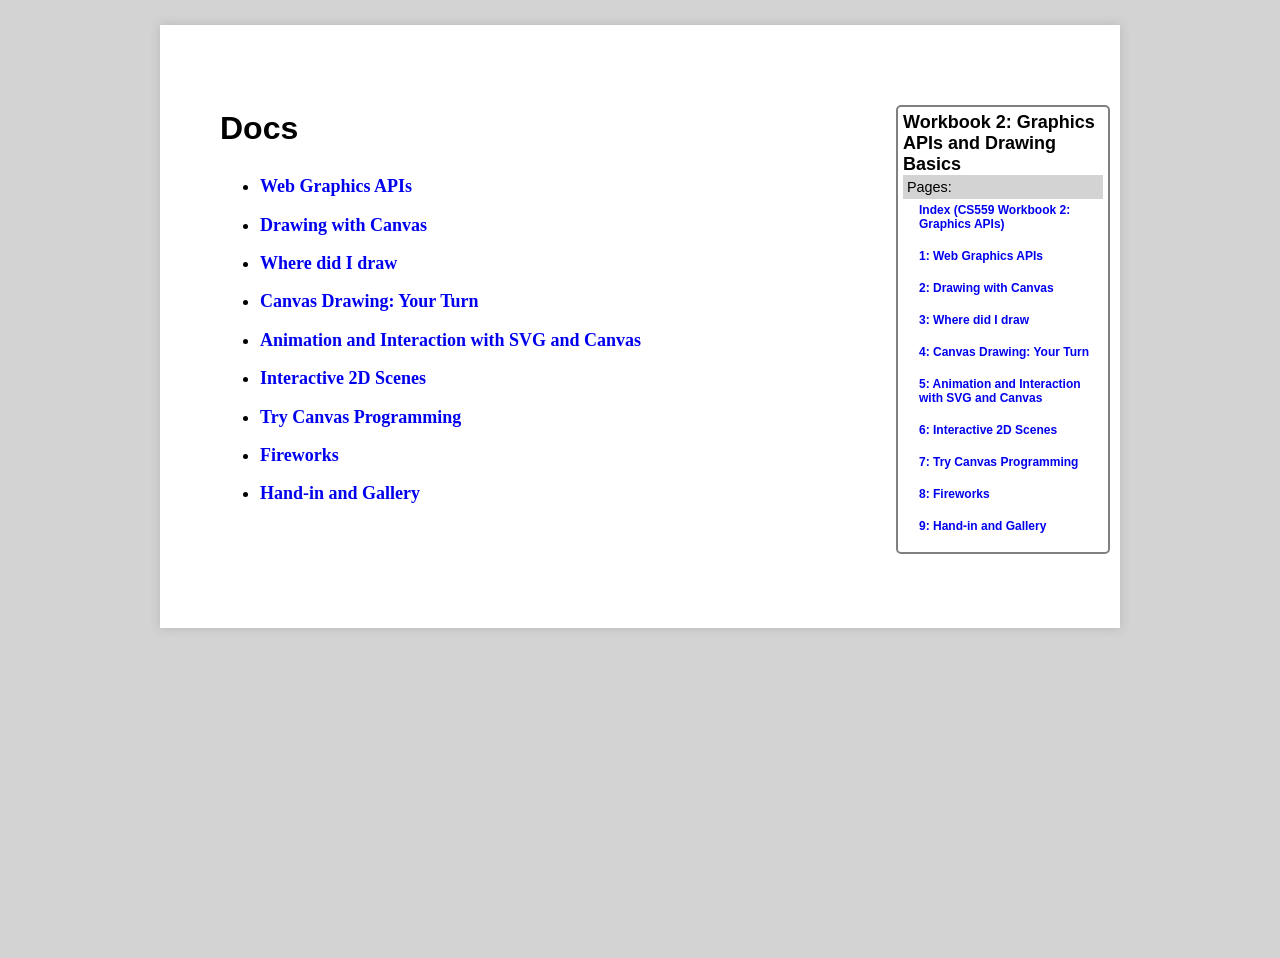
<file: WB02-s--fisher/docs/index.html>
<!DOCTYPE html>
<html>
    
<!-- CS559 Workbook Pages - page content &copy; 2021, Michael Gleicher -->
<!-- This page is part of a Workbook developed for the 
    CS559 Computer Graphics Class at the University of Wisconsin
    https://graphics.cs.wisc.edu/Courses/559-sp2021/ -->
    <head>
        <meta charset="UTF-8">
        <link rel="stylesheet" href="../css/workbook.css">
        <script src="../js/resizeIFrames.js"></script>
    </head>
    <body>
        <div class="container container--outer"><div class="maincolumn">
<main class="main list" role="main">
	<header class="main__header">
		<h1 class="main__title">Docs</h1>
	</header>
    <ul>
		<li><a href="../docs/1/">Web Graphics APIs</a></li>
		<li><a href="../docs/2/">Drawing with Canvas</a></li>
		<li><a href="../docs/3/">Where did I draw</a></li>
		<li><a href="../docs/4/">Canvas Drawing: Your Turn</a></li>
		<li><a href="../docs/5/">Animation and Interaction with SVG and Canvas</a></li>
		<li><a href="../docs/6/">Interactive 2D Scenes</a></li>
		<li><a href="../docs/7/">Try Canvas Programming</a></li>
		<li><a href="../docs/8/">Fireworks</a></li>
		<li><a href="../docs/9/">Hand-in and Gallery</a></li>
    </ul>
</main>

                </div>
                <div class="sidebar">
<h2 class="Side_Title">Workbook 2: Graphics APIs and Drawing Basics</h2>
<p class="Side__Note">Pages:</p>
<ul class="Side__List">
    <li class="Side__Item Side__Unselected"><a href="../">Index (CS559 Workbook 2: Graphics APIs)</a></li>
        <li class="Side__Item Side__Unselected"> <a href="../docs/1/">1: Web Graphics APIs </a></li>
        <li class="Side__Item Side__Unselected"> <a href="../docs/2/">2: Drawing with Canvas </a></li>
        <li class="Side__Item Side__Unselected"> <a href="../docs/3/">3: Where did I draw </a></li>
        <li class="Side__Item Side__Unselected"> <a href="../docs/4/">4: Canvas Drawing: Your Turn </a></li>
        <li class="Side__Item Side__Unselected"> <a href="../docs/5/">5: Animation and Interaction with SVG and Canvas </a></li>
        <li class="Side__Item Side__Unselected"> <a href="../docs/6/">6: Interactive 2D Scenes </a></li>
        <li class="Side__Item Side__Unselected"> <a href="../docs/7/">7: Try Canvas Programming </a></li>
        <li class="Side__Item Side__Unselected"> <a href="../docs/8/">8: Fireworks </a></li>
        <li class="Side__Item Side__Unselected"> <a href="../docs/9/">9: Hand-in and Gallery </a></li>
</ul>
</div>
</div>
    </body>
</html>
</file>
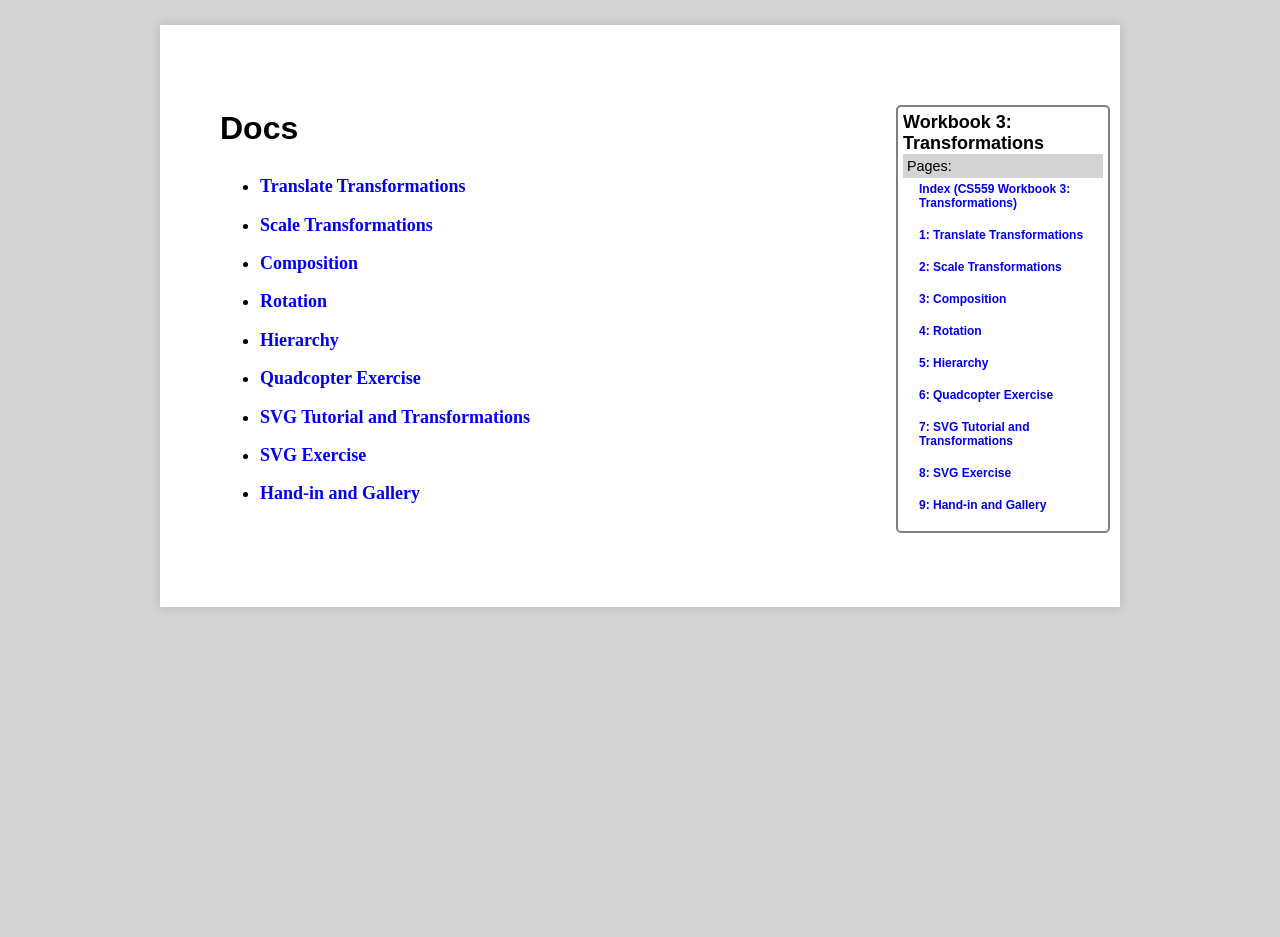
<file: WB03-s--fisher/docs/index.html>
<!DOCTYPE html>
<html>
    
<!-- CS559 Workbook Pages - page content &copy; 2021, Michael Gleicher -->
<!-- This page is part of a Workbook developed for the 
    CS559 Computer Graphics Class at the University of Wisconsin
    https://graphics.cs.wisc.edu/Courses/559-sp2021/ -->
    <head>
        <meta charset="UTF-8">
        <link rel="stylesheet" href="../css/workbook.css">
        <script src="../js/resizeIFrames.js"></script>
    </head>
    <body>
        <div class="container container--outer"><div class="maincolumn">
<main class="main list" role="main">
	<header class="main__header">
		<h1 class="main__title">Docs</h1>
	</header>
    <ul>
		<li><a href="../docs/1/">Translate Transformations</a></li>
		<li><a href="../docs/2/">Scale Transformations</a></li>
		<li><a href="../docs/3/">Composition</a></li>
		<li><a href="../docs/4/">Rotation</a></li>
		<li><a href="../docs/5/">Hierarchy</a></li>
		<li><a href="../docs/6/">Quadcopter Exercise</a></li>
		<li><a href="../docs/7/">SVG Tutorial and Transformations</a></li>
		<li><a href="../docs/8/">SVG Exercise</a></li>
		<li><a href="../docs/9/">Hand-in and Gallery</a></li>
    </ul>
</main>

                </div>
                <div class="sidebar">
<h2 class="Side_Title">Workbook 3: Transformations</h2>
<p class="Side__Note">Pages:</p>
<ul class="Side__List">
    <li class="Side__Item Side__Unselected"><a href="../">Index (CS559 Workbook 3: Transformations)</a></li>
        <li class="Side__Item Side__Unselected"> <a href="../docs/1/">1: Translate Transformations </a></li>
        <li class="Side__Item Side__Unselected"> <a href="../docs/2/">2: Scale Transformations </a></li>
        <li class="Side__Item Side__Unselected"> <a href="../docs/3/">3: Composition </a></li>
        <li class="Side__Item Side__Unselected"> <a href="../docs/4/">4: Rotation </a></li>
        <li class="Side__Item Side__Unselected"> <a href="../docs/5/">5: Hierarchy </a></li>
        <li class="Side__Item Side__Unselected"> <a href="../docs/6/">6: Quadcopter Exercise </a></li>
        <li class="Side__Item Side__Unselected"> <a href="../docs/7/">7: SVG Tutorial and Transformations </a></li>
        <li class="Side__Item Side__Unselected"> <a href="../docs/8/">8: SVG Exercise </a></li>
        <li class="Side__Item Side__Unselected"> <a href="../docs/9/">9: Hand-in and Gallery </a></li>
</ul>
</div>
</div>
    </body>
</html>
</file>
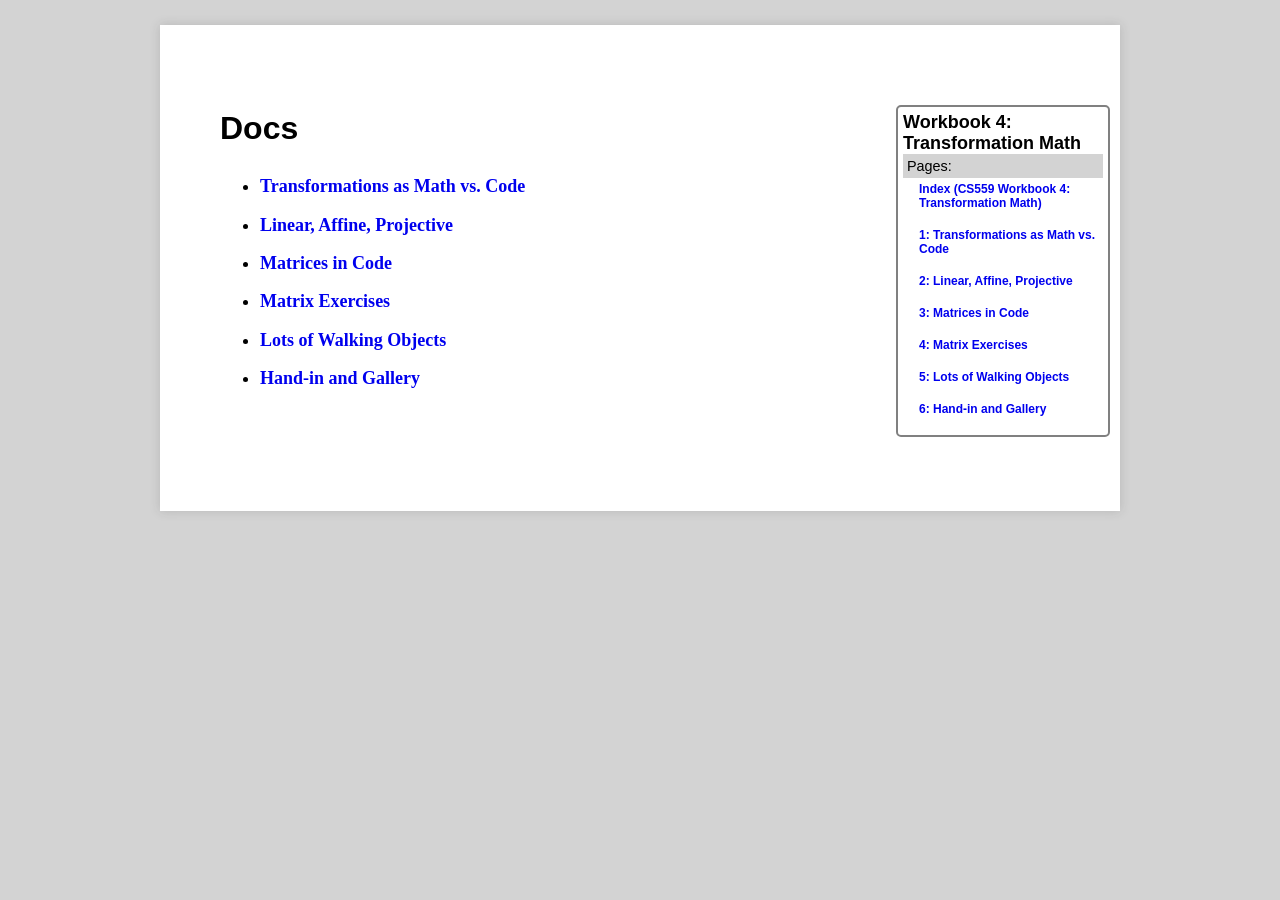
<file: WB04-s--fisher/docs/index.html>
<!DOCTYPE html>
<html>
    
<!-- CS559 Workbook Pages - page content &copy; 2021, Michael Gleicher -->
<!-- This page is part of a Workbook developed for the 
    CS559 Computer Graphics Class at the University of Wisconsin
    https://graphics.cs.wisc.edu/Courses/559-sp2021/ -->
    <head>
        <meta charset="UTF-8">
        <link rel="stylesheet" href="../css/workbook.css">
        <script src="../js/resizeIFrames.js"></script>
    </head>
    <body>
        <div class="container container--outer"><div class="maincolumn">
<main class="main list" role="main">
	<header class="main__header">
		<h1 class="main__title">Docs</h1>
	</header>
    <ul>
		<li><a href="../docs/1/">Transformations as Math vs. Code</a></li>
		<li><a href="../docs/2/">Linear, Affine, Projective</a></li>
		<li><a href="../docs/3/">Matrices in Code</a></li>
		<li><a href="../docs/4/">Matrix Exercises</a></li>
		<li><a href="../docs/5/">Lots of Walking Objects</a></li>
		<li><a href="../docs/6/">Hand-in and Gallery</a></li>
    </ul>
</main>

                </div>
                <div class="sidebar">
<h2 class="Side_Title">Workbook 4: Transformation Math</h2>
<p class="Side__Note">Pages:</p>
<ul class="Side__List">
    <li class="Side__Item Side__Unselected"><a href="../">Index (CS559 Workbook 4: Transformation Math)</a></li>
        <li class="Side__Item Side__Unselected"> <a href="../docs/1/">1: Transformations as Math vs. Code </a></li>
        <li class="Side__Item Side__Unselected"> <a href="../docs/2/">2: Linear, Affine, Projective </a></li>
        <li class="Side__Item Side__Unselected"> <a href="../docs/3/">3: Matrices in Code </a></li>
        <li class="Side__Item Side__Unselected"> <a href="../docs/4/">4: Matrix Exercises </a></li>
        <li class="Side__Item Side__Unselected"> <a href="../docs/5/">5: Lots of Walking Objects </a></li>
        <li class="Side__Item Side__Unselected"> <a href="../docs/6/">6: Hand-in and Gallery </a></li>
</ul>
</div>
</div>
    </body>
</html>
</file>
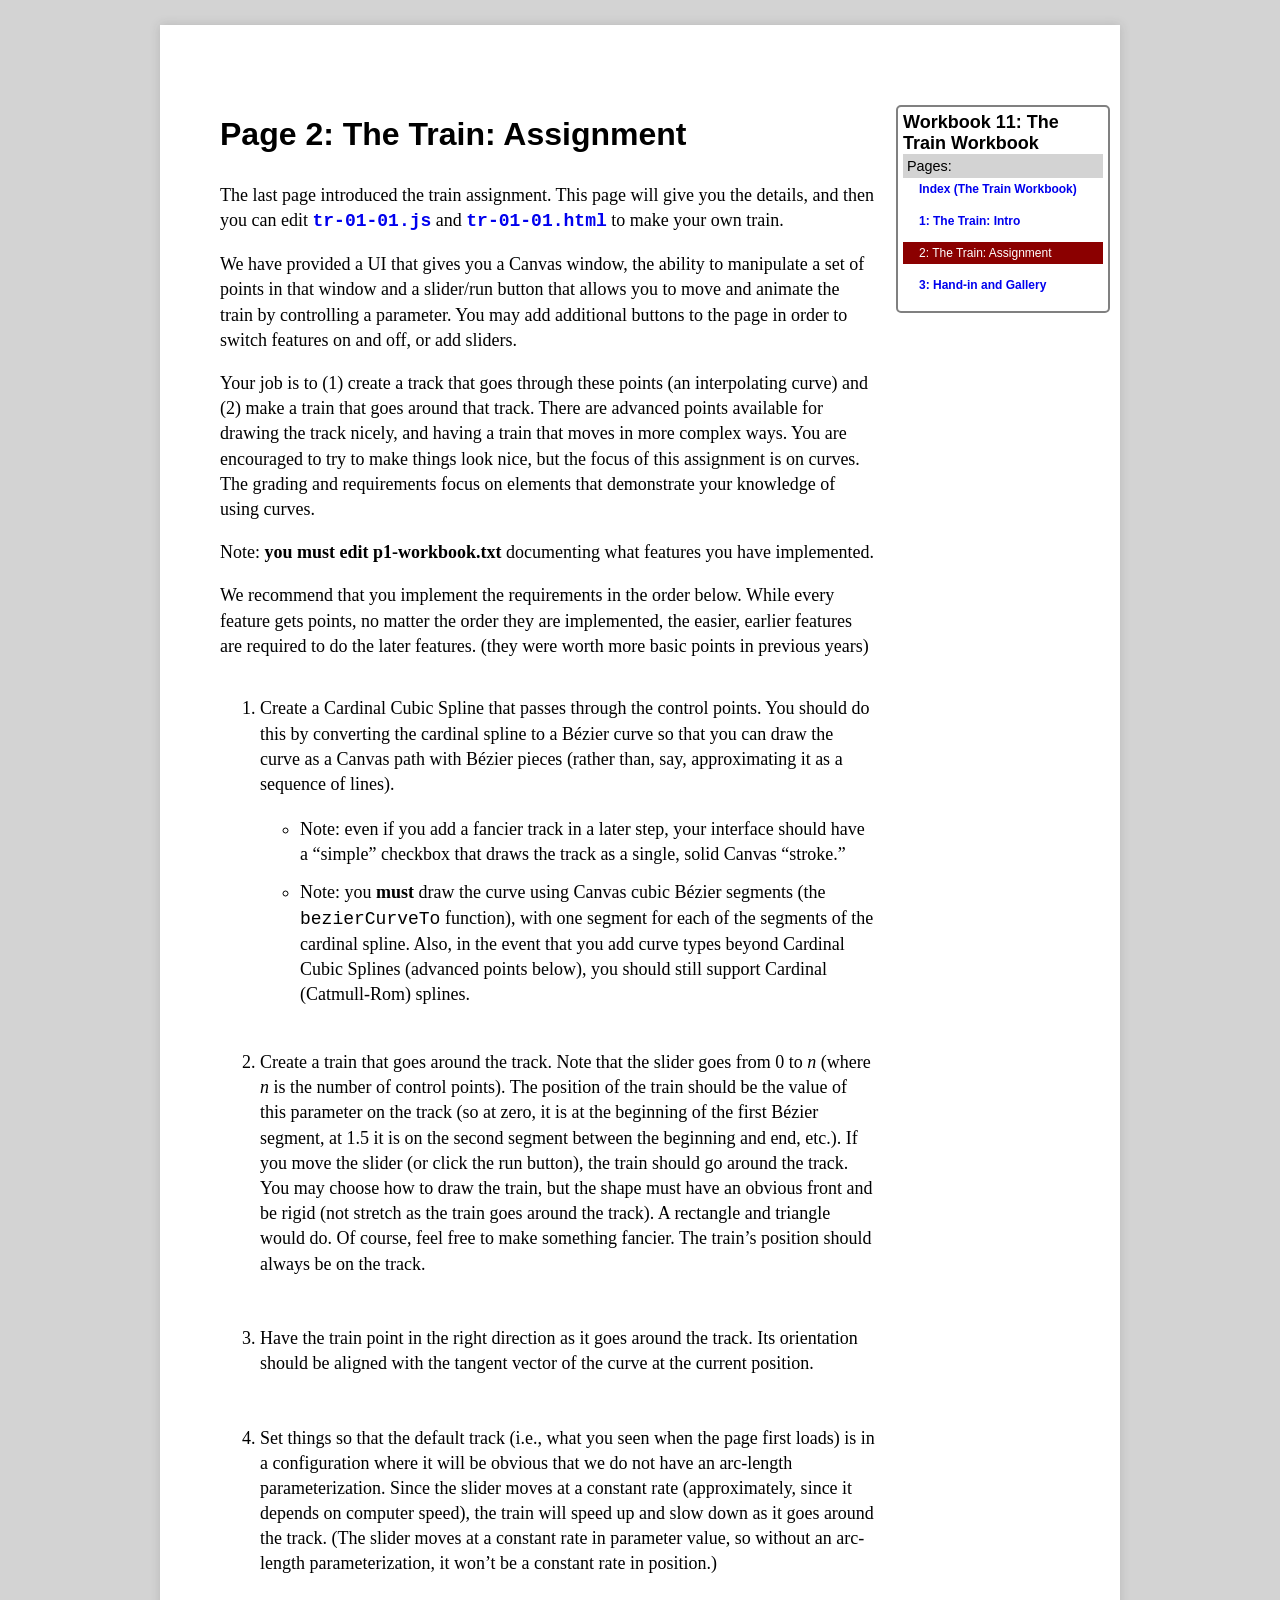
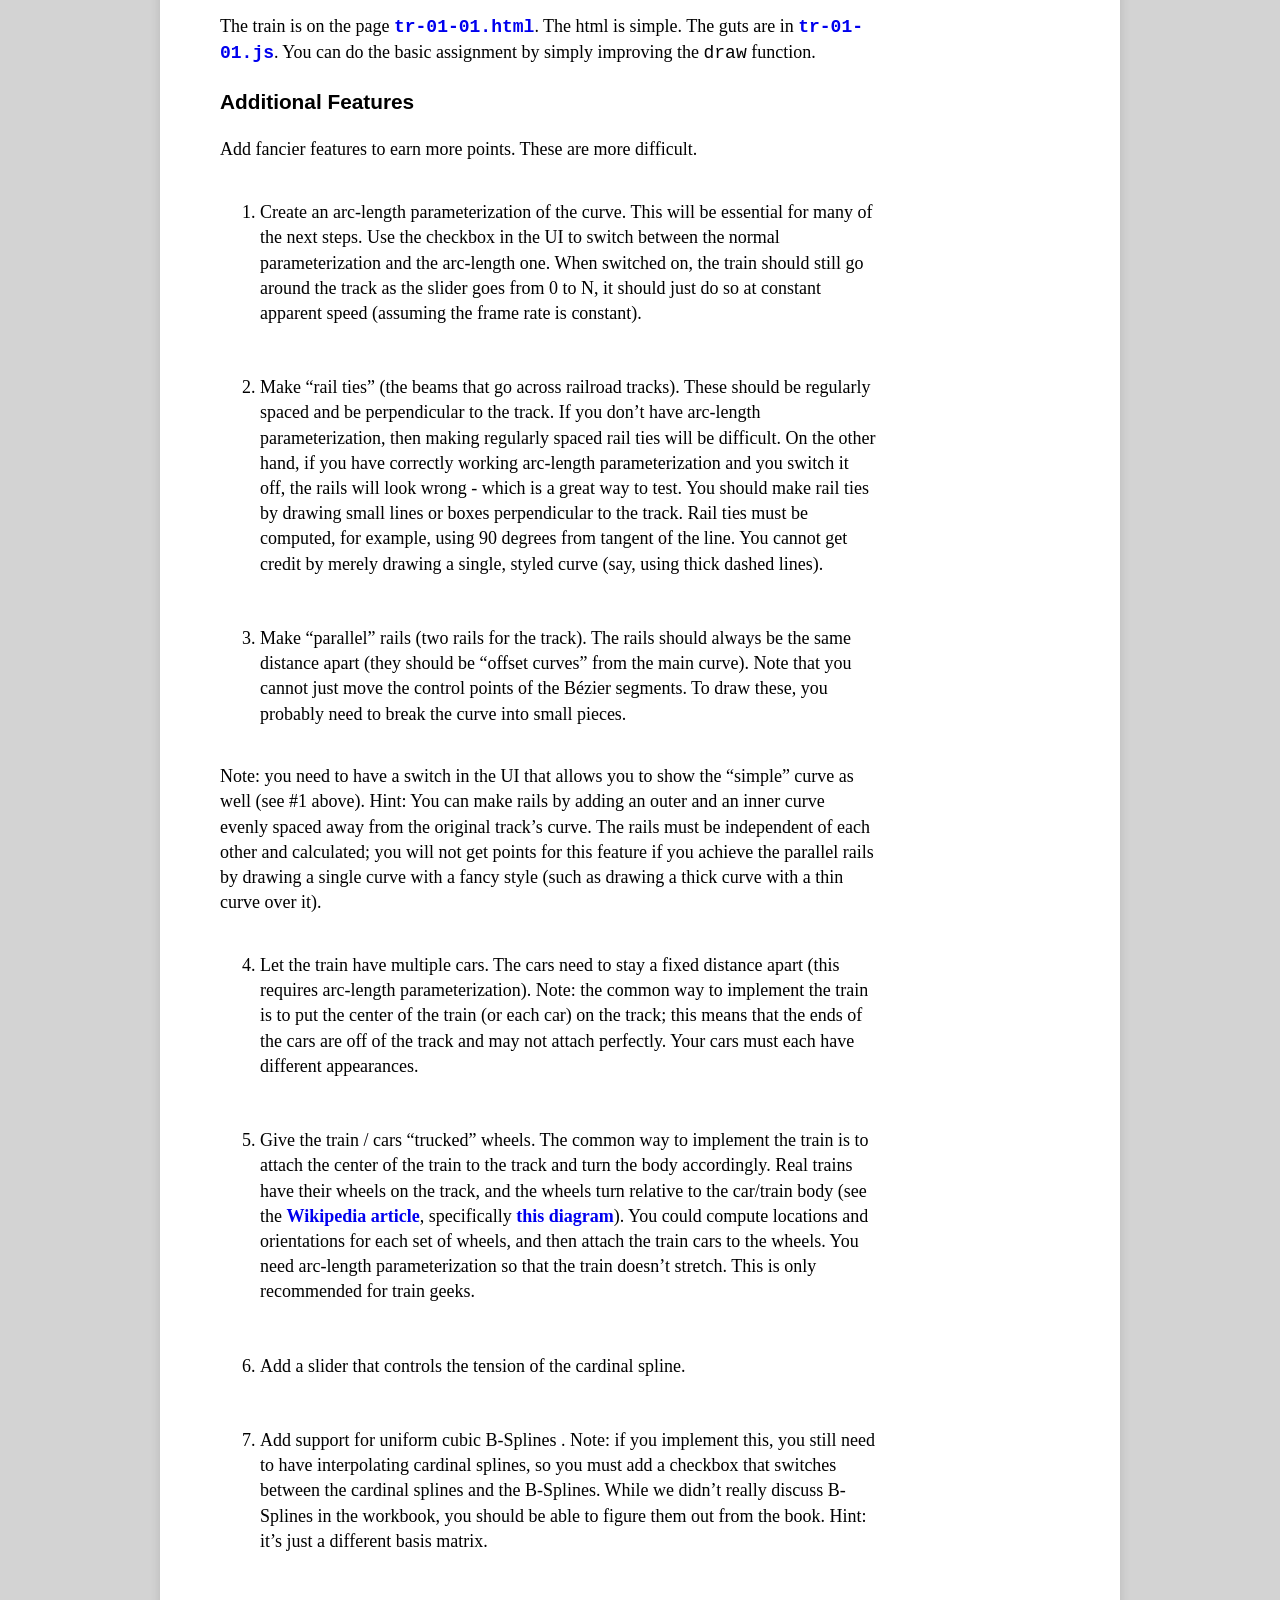
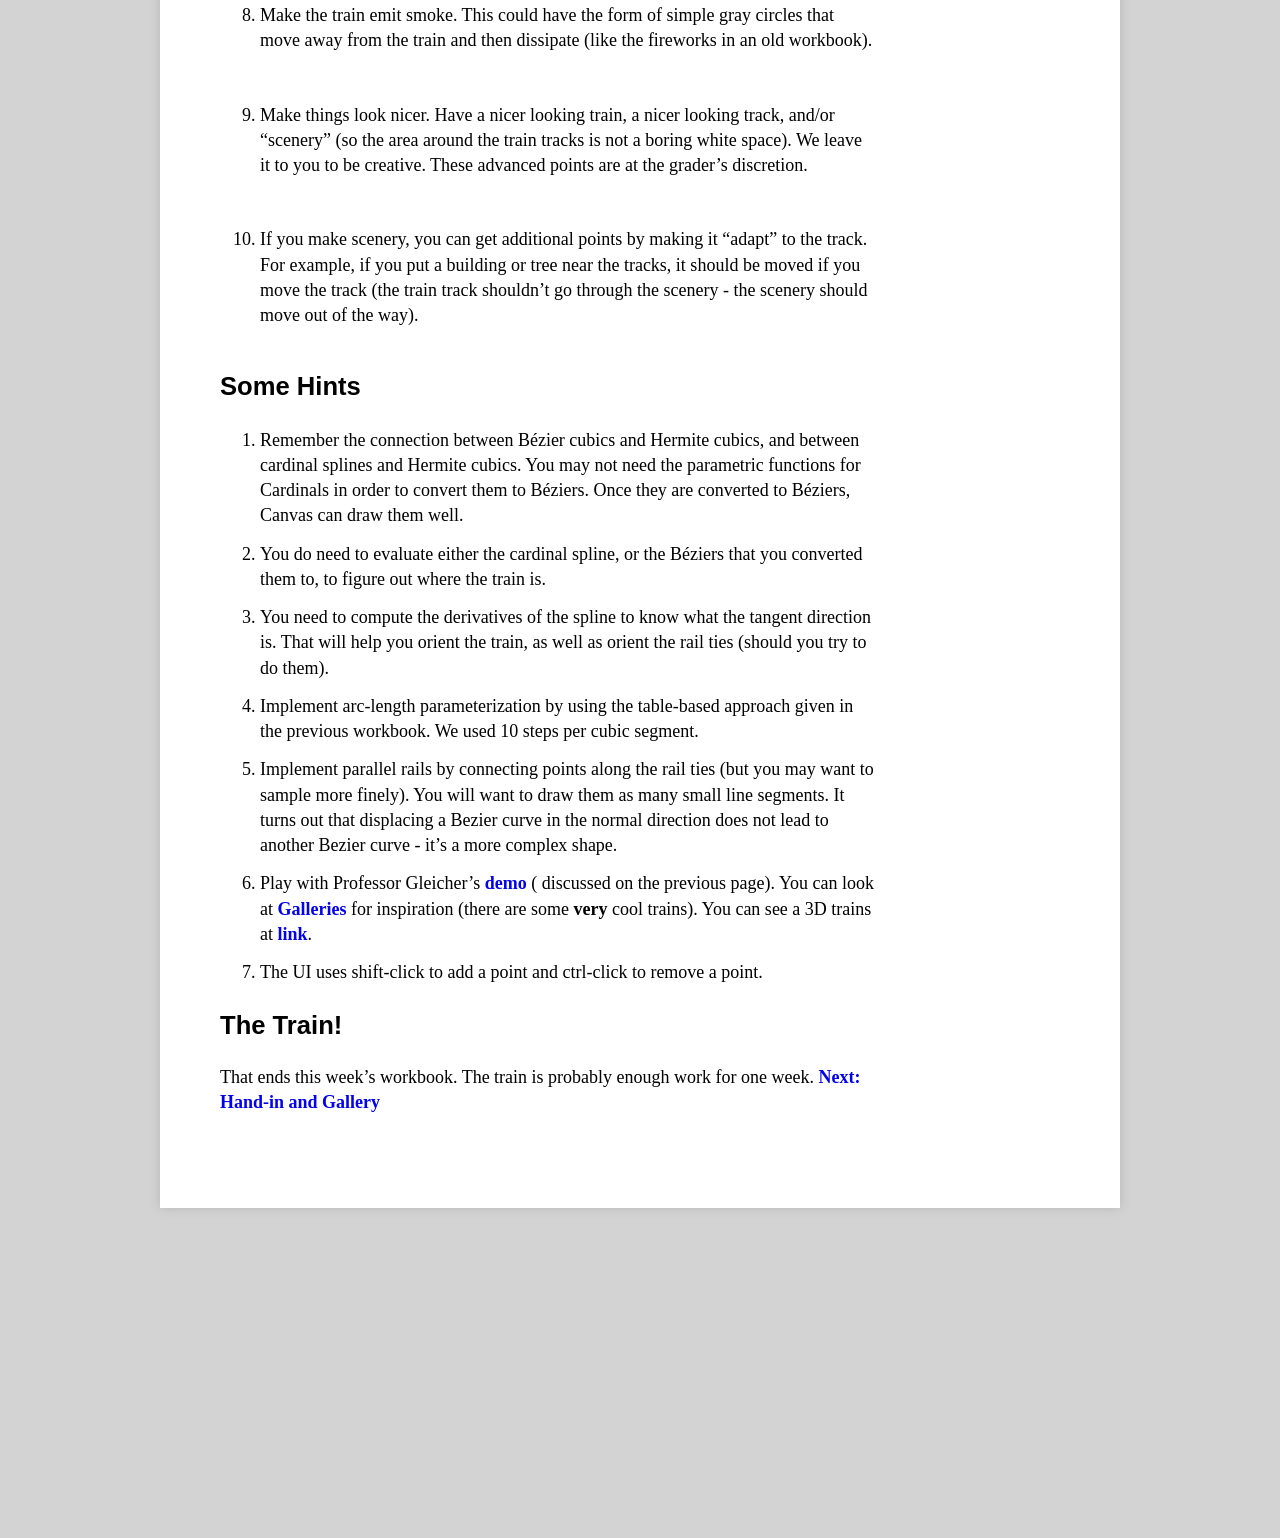
<file: P1-s--fisher/docs/2/index.html>
<!DOCTYPE html>
<html>
    
<!-- CS559 Workbook Pages - page content &copy; 2021, Michael Gleicher -->
<!-- This page is part of a Workbook developed for the 
    CS559 Computer Graphics Class at the University of Wisconsin
    https://graphics.cs.wisc.edu/Courses/559-sp2021/ -->
    <head>
        <meta charset="UTF-8">
        <link rel="stylesheet" href="../../css/workbook.css">
        <script src="../../js/resizeIFrames.js"></script>
    </head>
    <body>
        <div class="container container--outer"><div class="maincolumn">
<main class="main" role="main">
	<article class="post">
		<header class="post__header"><h1 class="post__title">Page 2: The Train: Assignment</h1>
		</header>
        
        
        
		<div class="content post__content clearfix"><p>The last page introduced the train assignment. This page will give you the details, and then you can edit 
    <a href="../../for_students/tr-01-01.js" class="for_students">tr-01-01.js</a> and 
    <a href="../../for_students/tr-01-01.html" class="for_students">tr-01-01.html</a> to make your own train.</p>
<p>We have provided a UI that gives you a Canvas window, the ability to manipulate a set of points in that window and a slider/run button that allows you to move and animate the train by controlling a parameter. You may add additional buttons to the page in order to switch features on and off, or add sliders.</p>
<p>Your job is to (1) create a track that goes through these points (an interpolating curve) and (2) make a train that goes around that track. There are advanced points available for drawing the track nicely, and having a train that moves in more complex ways. You are encouraged to try to make things look nice, but the focus of this assignment is on curves. The grading and requirements focus on elements that demonstrate your knowledge of using curves.</p>
<p>Note: <strong>you must edit p1-workbook.txt</strong> documenting what features you have implemented.</p>
<p>We recommend that you implement the requirements in the order below. While every feature gets points, no matter the order they are implemented, the easier, earlier features are required to do the later features. (they were worth more basic points in previous years)</p>
<ol>
<li>
<p>Create a Cardinal Cubic Spline that passes through the control points. You should do this by converting the cardinal spline to a Bézier curve so that you can draw the curve as a Canvas path with Bézier pieces (rather than, say, approximating it as a sequence of lines).</p>
<ul>
<li>Note: even if you add a fancier track in a later step, your interface should have a &ldquo;simple&rdquo; checkbox that draws the track as a single, solid Canvas &ldquo;stroke.&rdquo;</li>
<li>Note: you <strong>must</strong> draw the curve using Canvas cubic Bézier segments (the <code>bezierCurveTo</code> function), with one segment for each of the segments of the cardinal spline. Also, in the event that you add curve types beyond Cardinal Cubic Splines (advanced points below), you should still support Cardinal (Catmull-Rom) splines.</li>
</ul>
</li>
<li>
<p>Create a train that goes around the track. Note that the slider goes from 0 to <em>n</em> (where <em>n</em> is the number of control points). The position of the train should be the value of this parameter on the track (so at zero, it is at the beginning of the first Bézier segment, at 1.5 it is on the second segment between the beginning and end, etc.). If you move the slider (or click the run button), the train should go around the track. You may choose how to draw the train, but the shape must have an obvious front and be rigid (not stretch as the train goes around the track). A rectangle and triangle would do. Of course, feel free to make something fancier. The train&rsquo;s position should always be on the track.</p>
</li>
<li>
<p>Have the train point in the right direction as it goes around the track. Its orientation should be aligned with the tangent vector of the curve at the current position.</p>
</li>
<li>
<p>Set things so that the default track (i.e., what you seen when the page first loads) is in a configuration where it will be obvious that we do not have an arc-length parameterization. Since the slider moves at a constant rate (approximately, since it depends on computer speed), the train will speed up and slow down as it goes around the track. (The slider moves at a constant rate in parameter value, so without an arc-length parameterization, it won&rsquo;t be a constant rate in position.)</p>
</li>
</ol>
<p>The train is on the page 
    <a href="../../for_students/tr-01-01.html" class="for_students">tr-01-01.html</a>. The html is simple. The guts are in 
    <a href="../../for_students/tr-01-01.js" class="for_students">tr-01-01.js</a>. You can do the basic assignment by simply improving the <code>draw</code> function.</p>
<h3 id="additional-features">Additional Features</h3>
<p>Add fancier features to earn more points. These are more difficult.</p>
<ol>
<li>
<p>Create an arc-length parameterization of the curve. This will be essential for many of the next steps. Use the checkbox in the UI to switch between the normal parameterization and the arc-length one. When switched on, the train should still go around the track as the slider goes from 0 to N, it should just do so at constant apparent speed (assuming the frame rate is constant).</p>
</li>
<li>
<p>Make &ldquo;rail ties&rdquo; (the beams that go across railroad tracks). These should be regularly spaced and be perpendicular to the track. If you don&rsquo;t have arc-length parameterization, then making regularly spaced rail ties will be difficult. On the other hand, if you have correctly working arc-length parameterization and you switch it off, the rails will look wrong - which is a great way to test. You should make rail ties by drawing small lines or boxes perpendicular to the track. Rail ties must be computed, for example, using 90 degrees from tangent of the line. You cannot get credit by merely drawing a single, styled curve (say, using thick dashed lines).</p>
</li>
<li>
<p>Make &ldquo;parallel&rdquo; rails (two rails for the track). The rails should always be the same distance apart (they should be &ldquo;offset curves&rdquo; from the main curve). Note that you cannot just move the control points of the Bézier segments. To draw these, you probably need to break the curve into small pieces.</p>
</li>
</ol>
<p>Note: you need to have a switch in the UI that allows you to show the &ldquo;simple&rdquo; curve as well (see #1 above). Hint: You can make rails by adding an outer and an inner curve evenly spaced away from the original track&rsquo;s curve. The rails must be independent of each other and calculated; you will not get points for this feature if you achieve the parallel rails by drawing a single curve with a fancy style (such as drawing a thick curve with a thin curve over it).</p>
<ol start="4">
<li>
<p>Let the train have multiple cars. The cars need to stay a fixed distance apart (this requires arc-length parameterization). Note: the common way to implement the train is to put the center of the train (or each car) on the track; this means that the ends of the cars are off of the track and may not attach perfectly. Your cars must each have different appearances.</p>
</li>
<li>
<p>Give the train / cars &ldquo;trucked&rdquo; wheels. The common way to implement the train is to attach the center of the train to the track and turn the body accordingly. Real trains have their wheels on the track, and the wheels turn relative to the car/train body (see the <a href="https://en.wikipedia.org/wiki/Bogie" target="_blank">Wikipedia article</a>, specifically <a href="https://en.wikipedia.org/wiki/Bogie#/media/File:Bogie_Vehicle_Schematic-en.svg" target="_blank">this diagram</a>). You could compute locations and orientations for each set of wheels, and then attach the train cars to the wheels. You need arc-length parameterization so that the train doesn&rsquo;t stretch. This is only recommended for train geeks.</p>
</li>
<li>
<p>Add a slider that controls the tension of the cardinal spline.</p>
</li>
<li>
<p>Add support for uniform cubic B-Splines . Note: if you implement this, you still need to have interpolating cardinal splines, so you must add a checkbox that switches between the cardinal splines and the B-Splines. While we didn&rsquo;t really discuss B-Splines in the workbook, you should be able to figure them out from the book. Hint: it&rsquo;s just a different basis matrix.</p>
</li>
<li>
<p>Make the train emit smoke. This could have the form of simple gray circles that move away from the train and then dissipate (like the fireworks in an old workbook).</p>
</li>
<li>
<p>Make things look nicer. Have a nicer looking train, a nicer looking track, and/or &ldquo;scenery&rdquo; (so the area around the train tracks is not a boring white space). We leave it to you to be creative. These advanced points are at the grader&rsquo;s discretion.</p>
</li>
<li>
<p>If you make scenery, you can get additional points by making it &ldquo;adapt&rdquo; to the track. For example, if you put a building or tree near the tracks, it should be moved if you move the track (the train track shouldn&rsquo;t go through the scenery - the scenery should move out of the way).</p>
</li>
</ol>
<h2 id="some-hints">Some Hints</h2>
<ol>
<li>Remember the connection between Bézier cubics and Hermite cubics, and between cardinal splines and Hermite cubics. You may not need the parametric functions for Cardinals in order to convert them to Béziers. Once they are converted to Béziers, Canvas can draw them well.</li>
<li>You do need to evaluate either the cardinal spline, or the Béziers that you converted them to, to figure out where the train is.</li>
<li>You need to compute the derivatives of the spline to know what the tangent direction is. That will help you orient the train, as well as orient the rail ties (should you try to do them).</li>
<li>Implement arc-length parameterization by using the table-based approach given in the previous workbook. We used 10 steps per cubic segment.</li>
<li>Implement parallel rails by connecting points along the rail ties (but you may want to sample more finely). You will want to draw them as many small line segments. It turns out that displacing a Bezier curve in the normal direction does not lead to another Bezier curve - it&rsquo;s a more complex shape.</li>
<li>Play with Professor Gleicher&rsquo;s <a href="https://graphics.cs.wisc.edu/Courses/559-sp2021/Demos/train.html">demo</a> ( discussed on the previous page). You can look at <a href="https://pages.graphics.cs.wisc.edu/559-sp24/pages/galleries/" target="_blank">Galleries</a> for inspiration (there are some <strong>very</strong> cool trains). You can see a 3D trains at <a href="https://youngwu559.github.io/train.html">link</a>.</li>
<li>The UI uses shift-click to add a point and ctrl-click to remove a point.</li>
</ol>
<h2 id="the-train">The Train!</h2>
<p>That ends this week&rsquo;s workbook. The train is probably enough work for one week. <a href="../../docs/3/" class="Next__Page">Next: Hand-in and Gallery </a></p>

            
			
		</div>
	</article>
</main>

                </div>
                <div class="sidebar">
<h2 class="Side_Title">Workbook 11: The Train Workbook</h2>
<p class="Side__Note">Pages:</p>
<ul class="Side__List">
    <li class="Side__Item Side__Unselected"><a href="../../">Index (The Train Workbook)</a></li>
        <li class="Side__Item Side__Unselected"> <a href="../../docs/1/">1: The Train: Intro </a></li>
        <li class="Side__Item Side__Selected"> 2: The Train: Assignment </li>
        <li class="Side__Item Side__Unselected"> <a href="../../docs/3/">3: Hand-in and Gallery </a></li>
</ul>
</div>
</div>
    </body>
</html>
</file>
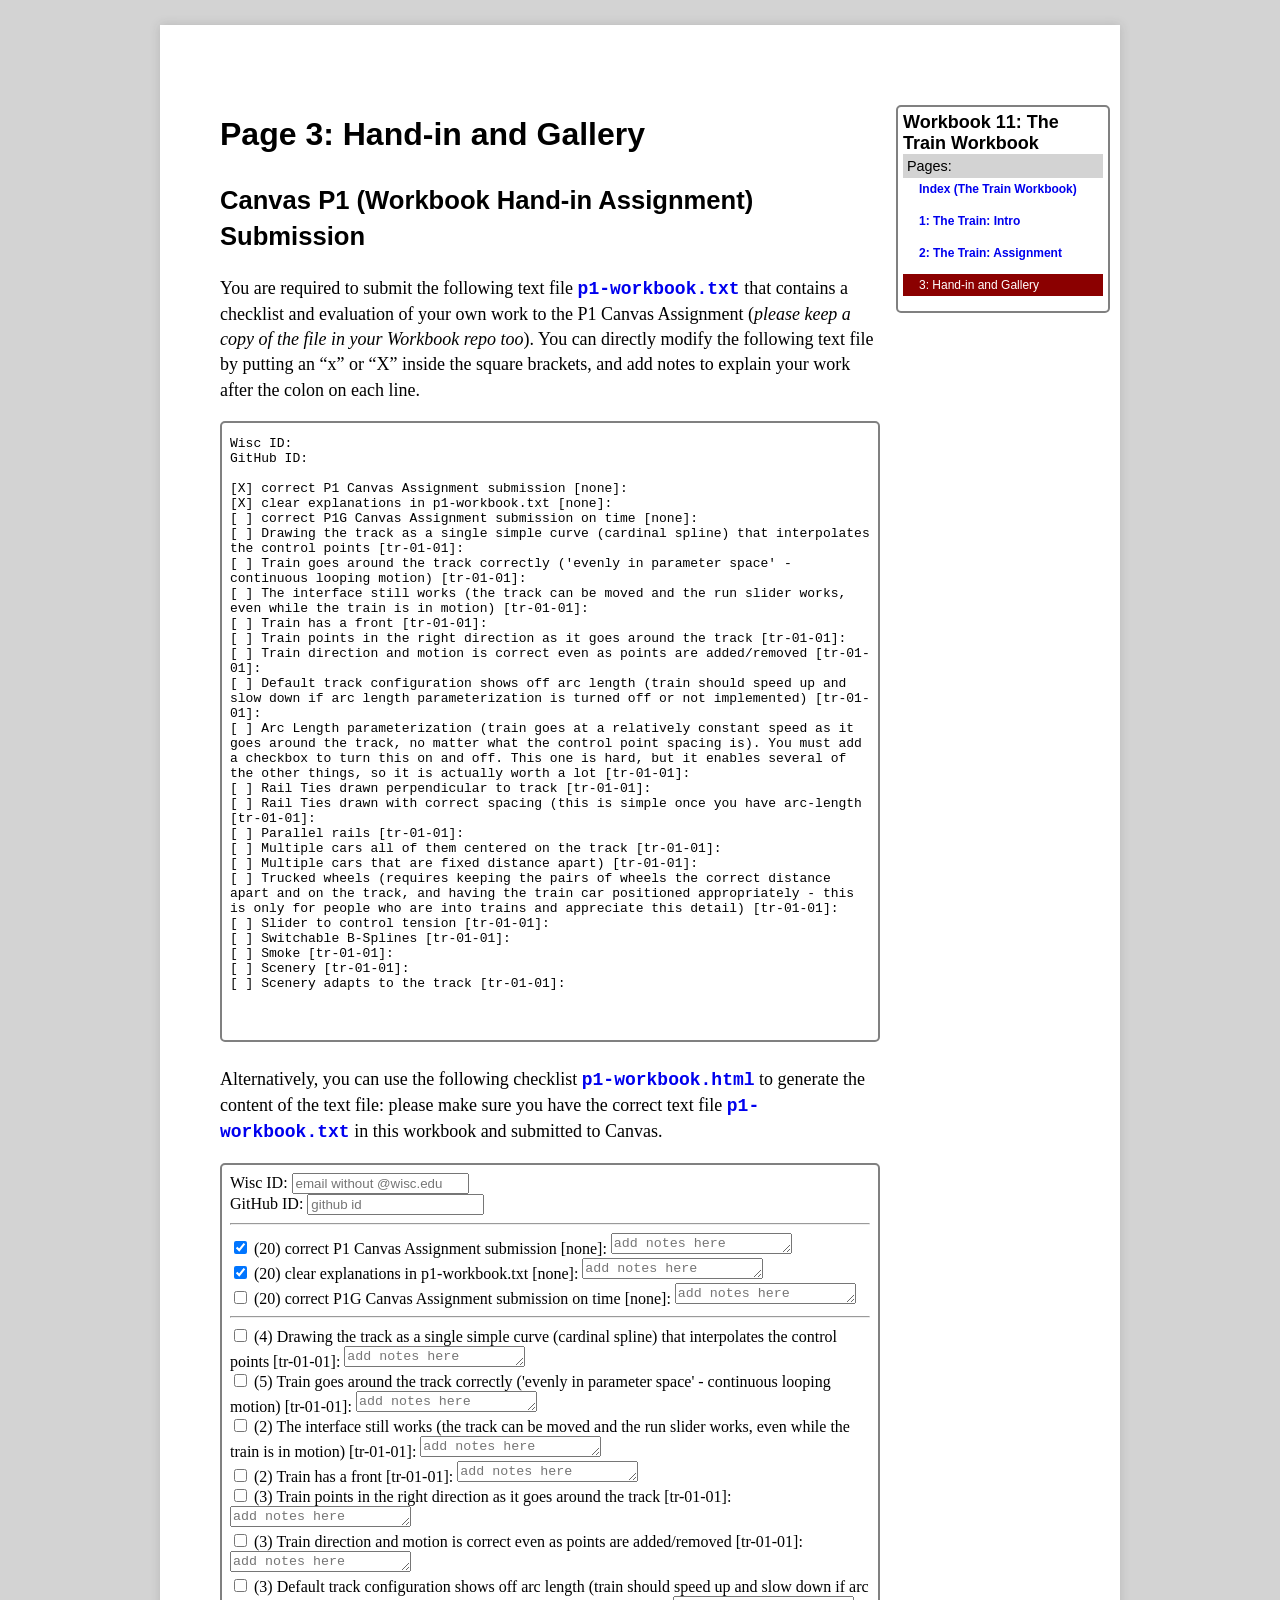
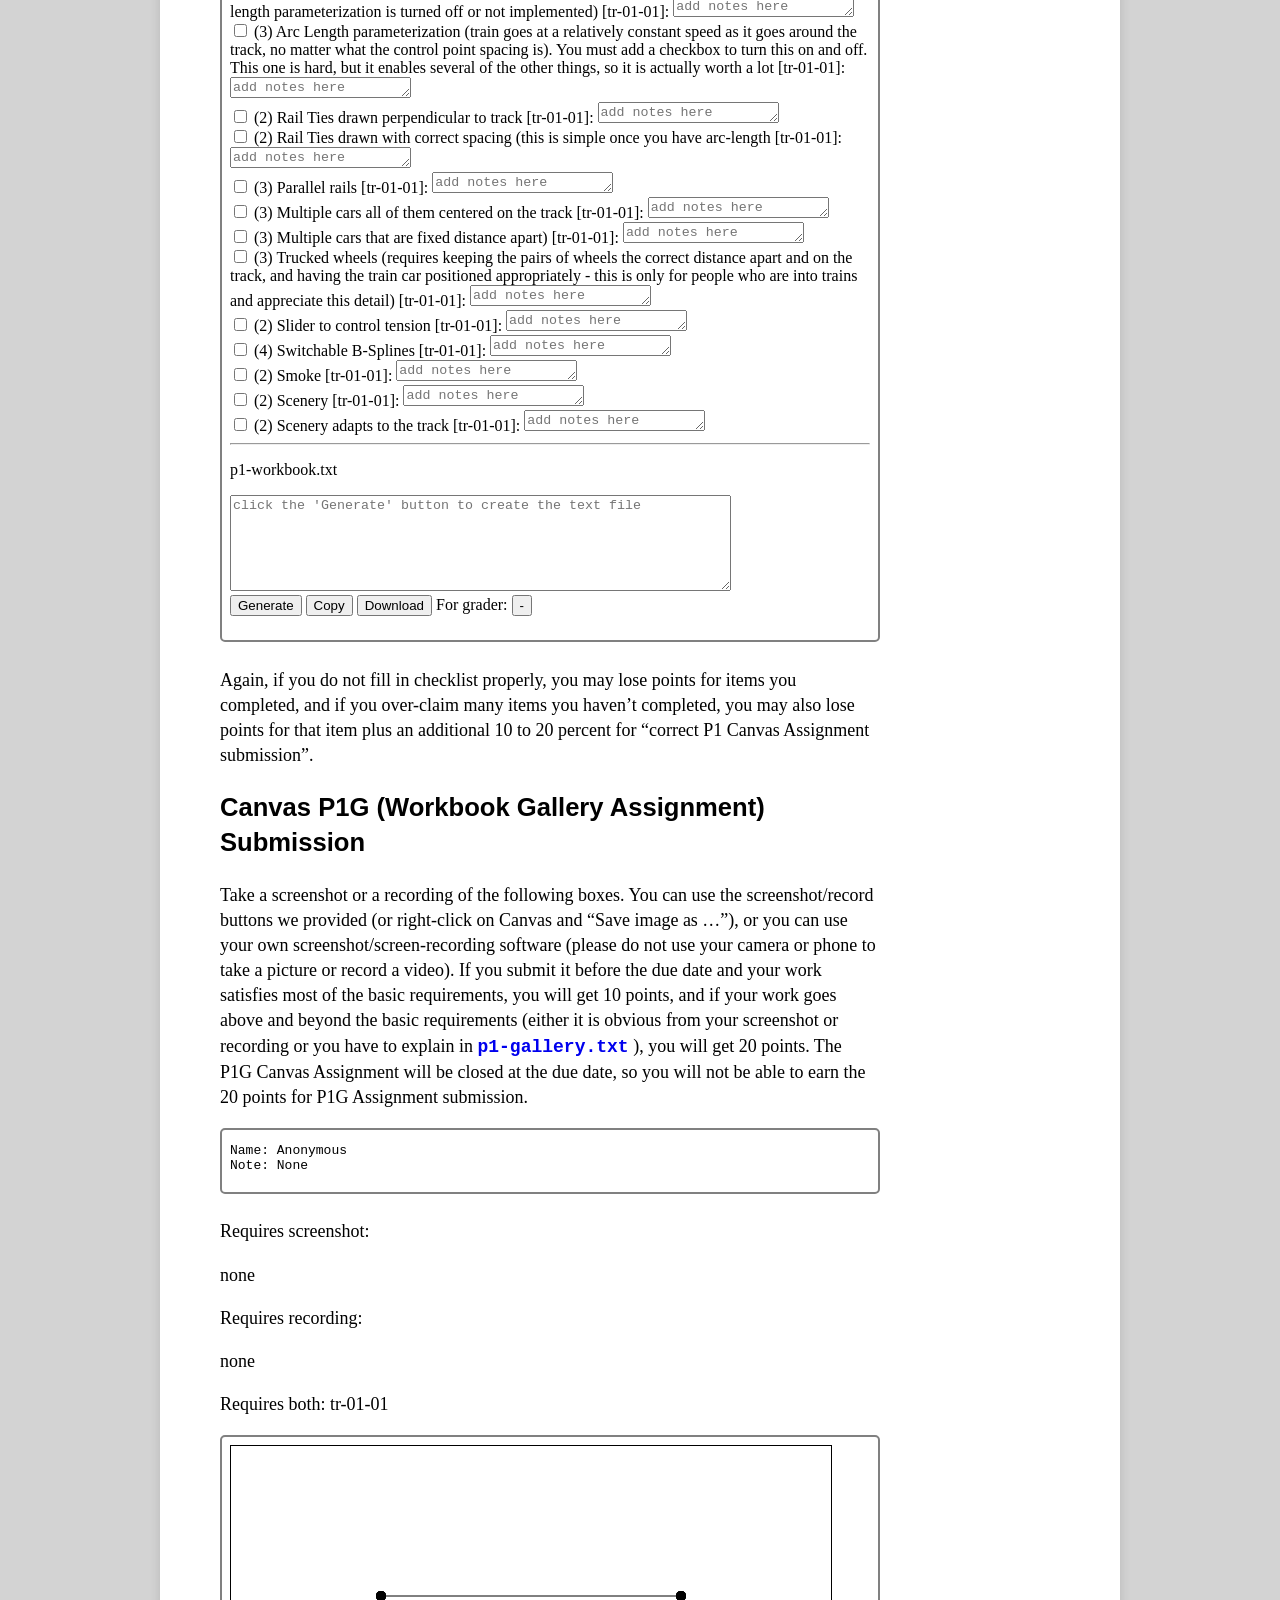
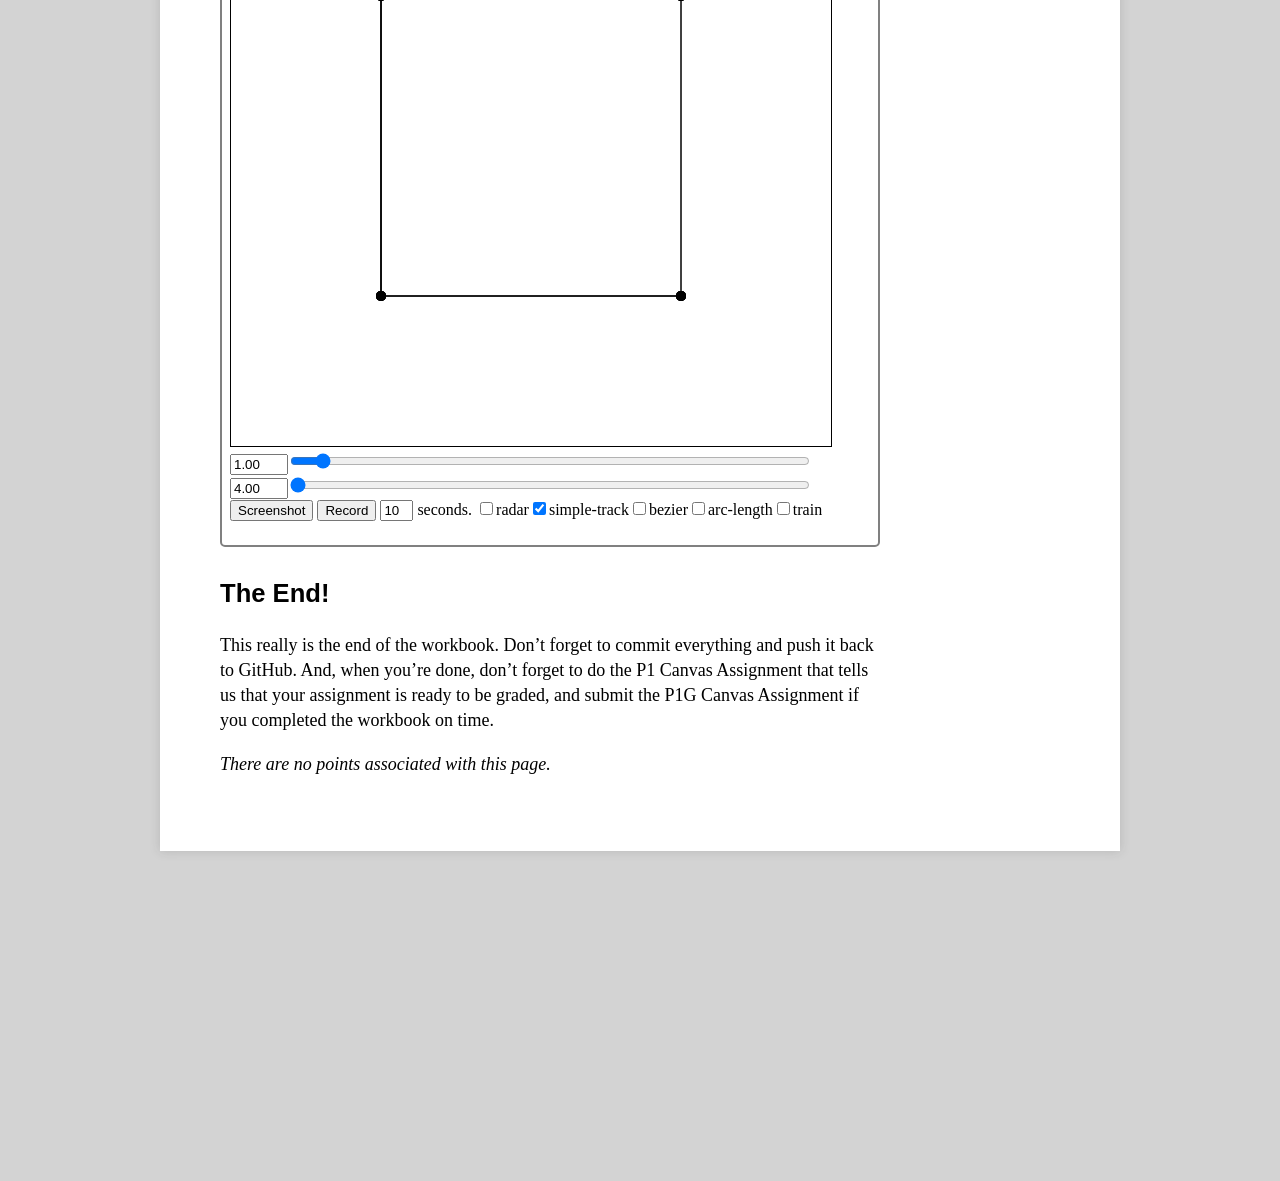
<file: P1-s--fisher/docs/3/index.html>
<!DOCTYPE html>
<html>
    
<!-- CS559 Workbook Pages - page content &copy; 2021, Michael Gleicher -->
<!-- This page is part of a Workbook developed for the 
    CS559 Computer Graphics Class at the University of Wisconsin
    https://graphics.cs.wisc.edu/Courses/559-sp2021/ -->
    <head>
        <meta charset="UTF-8">
        <link rel="stylesheet" href="../../css/workbook.css">
        <script src="../../js/resizeIFrames.js"></script>
    </head>
    <body>
        <div class="container container--outer"><div class="maincolumn">
<main class="main" role="main">
	<article class="post">
		<header class="post__header"><h1 class="post__title">Page 3: Hand-in and Gallery</h1>
		</header>
        
        
        
		<div class="content post__content clearfix"><h2 id="canvas-p1-workbook-hand-in-assignment-submission">Canvas P1 (Workbook Hand-in Assignment) Submission</h2>
<p>You are required to submit the following text file
<a href="../../for_students/p1-workbook.txt" class="for_students">p1-workbook.txt</a> that contains a checklist and evaluation of your own work to the P1 Canvas Assignment (<em>please keep a copy of the file in your Workbook repo too</em>). You can directly modify the following text file by putting an &ldquo;x&rdquo; or &ldquo;X&rdquo; inside the square brackets, and add notes to explain your work after the colon on each line.</p>
<iframe
    title="p1-workbook"
    src="../../for_students/p1-workbook.txt"
    class="includebox"
    width="100%"
    height="100%"
    scrolling="no"
    frameborder="0"
></iframe>

<p>Alternatively, you can use the following checklist
<a href="../../for_students/p1-workbook.html" class="for_students">p1-workbook.html</a> to generate the content of the text file: please make sure you have the correct text file
<a href="../../for_students/p1-workbook.txt" class="for_students">p1-workbook.txt</a> in this workbook and submitted to Canvas.</p>
<iframe
    title="p1-workbook"
    src="../../for_students/p1-workbook.html"
    class="includebox includebox-standard"
    width="100%"
    height="100%"
    scrolling="no"
    frameborder="0"
></iframe>

<p>Again, if you do not fill in checklist properly, you may lose points for items you completed, and if you over-claim many items you haven&rsquo;t completed, you may also lose points for that item plus an additional 10 to 20 percent for &ldquo;correct P1 Canvas Assignment submission&rdquo;.</p>
<h2 id="canvas-p1g-workbook-gallery-assignment-submission">Canvas P1G (Workbook Gallery Assignment) Submission</h2>
<p>Take a screenshot or a recording of the following boxes. You can use the screenshot/record buttons we provided (or right-click on Canvas and &ldquo;Save image as &hellip;&rdquo;), or you can use your own screenshot/screen-recording software (please do not use your camera or phone to take a picture or record a video). If you submit it before the due date and your work satisfies most of the basic requirements, you will get 10 points, and if your work goes above and beyond the basic requirements (either it is obvious from your screenshot or recording or you have to explain in
<a href="../../for_students/p1-gallery.txt" class="for_students">p1-gallery.txt</a> ), you will get 20 points. The P1G Canvas Assignment will be closed at the due date, so you will not be able to earn the 20 points for P1G Assignment submission.</p>
<iframe
    title="p1-gallery"
    src="../../for_students/p1-gallery.txt"
    class="includebox"
    width="100%"
    height="100%"
    scrolling="no"
    frameborder="0"
></iframe>

<p>Requires screenshot:</p>
<p>none</p>
<p>Requires recording:</p>
<p>none</p>
<p>Requires both: tr-01-01</p>
<iframe
    title="tr-01-01"
    src="../../for_students/tr-01-01.html"
    class="includebox includebox-standard"
    width="100%"
    height="100%"
    scrolling="no"
    frameborder="0"
></iframe>

<h2 id="the-end">The End!</h2>
<p>This really is the end of the workbook. Don&rsquo;t forget to commit everything and push it back to GitHub. And, when you&rsquo;re done, don&rsquo;t forget to do the P1 Canvas Assignment that tells us that your assignment is ready to be graded, and submit the P1G Canvas Assignment if you completed the workbook on time.</p>

            

<div>
        <i>There are no points associated with this page.</i>
    </div>
			
			
		</div>
	</article>
</main>

                </div>
                <div class="sidebar">
<h2 class="Side_Title">Workbook 11: The Train Workbook</h2>
<p class="Side__Note">Pages:</p>
<ul class="Side__List">
    <li class="Side__Item Side__Unselected"><a href="../../">Index (The Train Workbook)</a></li>
        <li class="Side__Item Side__Unselected"> <a href="../../docs/1/">1: The Train: Intro </a></li>
        <li class="Side__Item Side__Unselected"> <a href="../../docs/2/">2: The Train: Assignment </a></li>
        <li class="Side__Item Side__Selected"> 3: Hand-in and Gallery </li>
</ul>
</div>
</div>
    </body>
</html>
</file>
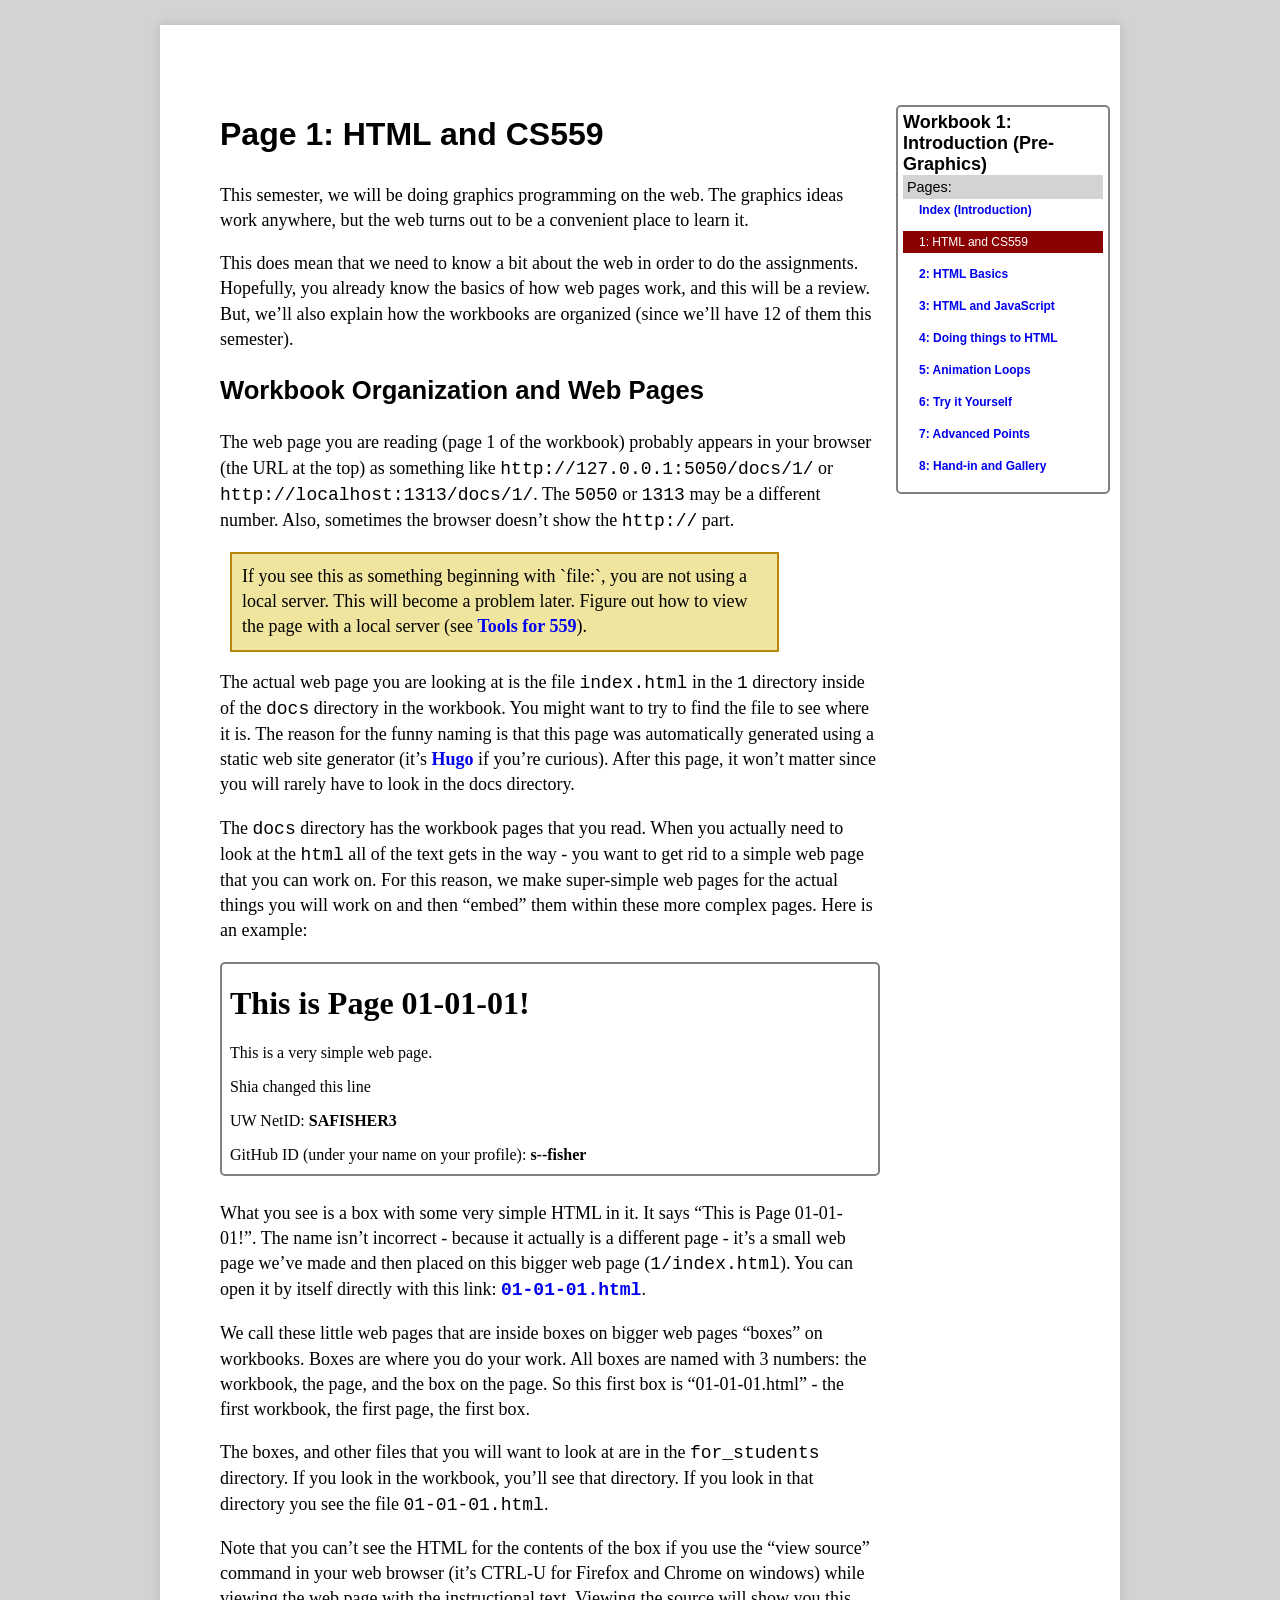
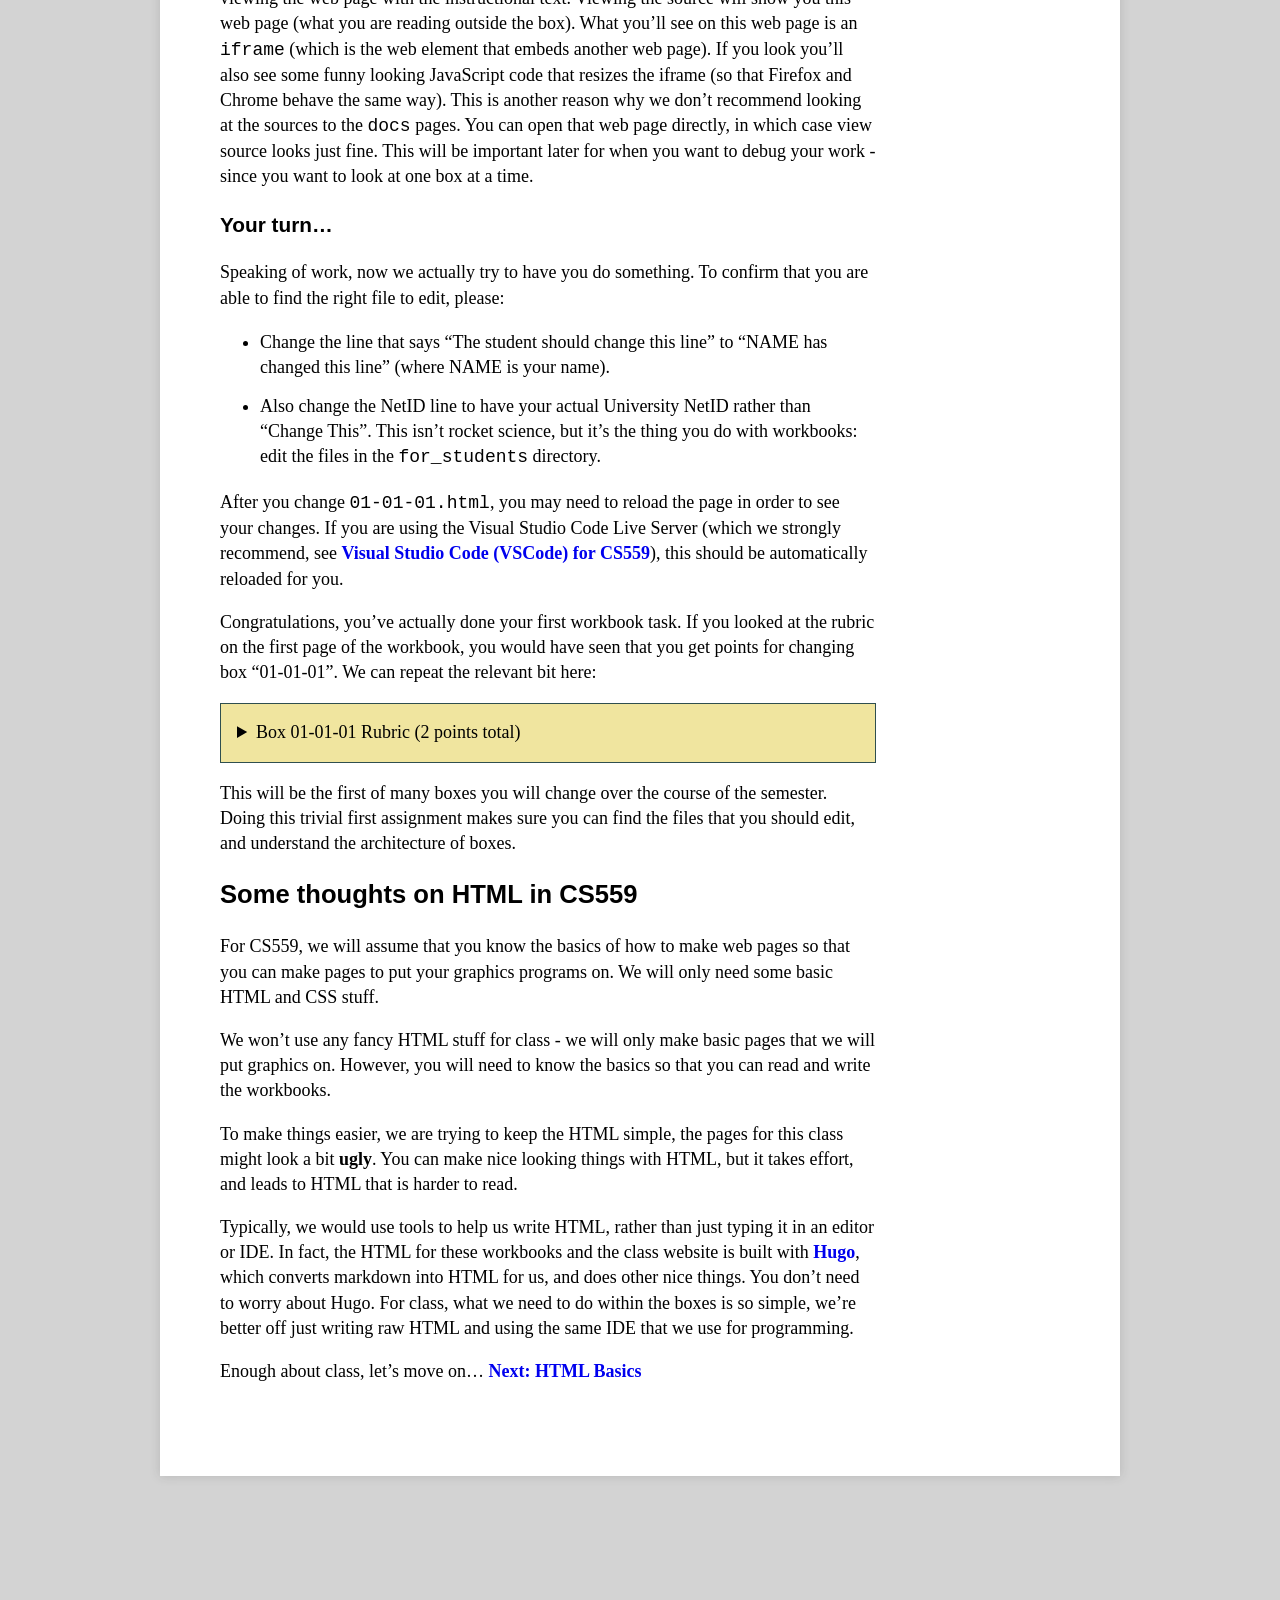
<file: WB01-s--fisher/docs/1/index.html>
<!DOCTYPE html>
<html>
    
<!-- CS559 Workbook Pages - page content &copy; 2021, Michael Gleicher -->
<!-- This page is part of a Workbook developed for the 
    CS559 Computer Graphics Class at the University of Wisconsin
    https://graphics.cs.wisc.edu/Courses/559-sp2021/ -->
    <head>
        <meta charset="UTF-8">
        <link rel="stylesheet" href="../../css/workbook.css">
        <script src="../../js/resizeIFrames.js"></script>
    </head>
    <body>
        <div class="container container--outer"><div class="maincolumn">
<main class="main" role="main">
	<article class="post">
		<header class="post__header"><h1 class="post__title">Page 1: HTML and CS559</h1>
		</header>
        
        
        
		<div class="content post__content clearfix"><p>This semester, we will be doing graphics programming on the web. The graphics ideas work anywhere, but the web turns out to be a convenient place to learn it.</p>
<p>This does mean that we need to know a bit about the web in order to do the assignments. Hopefully, you already know the basics of how web pages work, and this will be a review. But, we&rsquo;ll also explain how the workbooks are organized (since we&rsquo;ll have 12 of them this semester).</p>
<h2 id="workbook-organization-and-web-pages">Workbook Organization and Web Pages</h2>
<p>The web page you are reading (page 1 of the workbook) probably appears in your browser (the URL at the top) as something like <code>http://127.0.0.1:5050/docs/1/</code> or <code>http://localhost:1313/docs/1/</code>. The <code>5050</code> or <code>1313</code> may be a different number. Also, sometimes the browser doesn&rsquo;t show the <code>http://</code> part.</p>
<div class="warnbox">
If you see this as something beginning with `file:`, you are not using a local server. This will become a problem later. Figure out how to view the page with a local server (see <a href="https://pages.graphics.cs.wisc.edu/559-sp24/pages/559tools/" target="_blank">Tools for 559</a>).
</div>
<p>The actual web page you are looking at is the file <code>index.html</code> in the <code>1</code> directory inside of the <code>docs</code> directory in the workbook. You might want to try to find the file to see where it is. The reason for the funny naming is that this page was automatically generated using a static web site generator (it&rsquo;s <a href="https://gohugo.io/" target="_blank">Hugo</a> if you&rsquo;re curious). After this page, it won&rsquo;t matter since you will rarely have to look in the docs directory.</p>
<p>The <code>docs</code> directory has the workbook pages that you read. When you actually need to look at the <code>html</code> all of the text gets in the way - you want to get rid to a simple web page that you can work on. For this reason, we make super-simple web pages for the actual things you will work on and then &ldquo;embed&rdquo; them within these more complex pages. Here is an example:</p>
<iframe
    title="01-01-01"
    src="../../for_students/01-01-01.html"
    class="includebox includebox-standard"
    width="100%"
    height="100%"
    scrolling="no"
    frameborder="0"
></iframe>
<p>What you see is a box with some very simple HTML in it. It says &ldquo;This is Page 01-01-01!&rdquo;. The name isn&rsquo;t incorrect - because it actually is a different page - it&rsquo;s a small web page we&rsquo;ve made and then placed on this bigger web page (<code>1/index.html</code>). You can open it by itself directly with this link:
<a href="../../for_students/01-01-01.html" class="for_students">01-01-01.html</a>.</p>
<p>We call these little web pages that are inside boxes on bigger web pages &ldquo;boxes&rdquo; on workbooks. Boxes are where you do your work. All boxes are named with 3 numbers: the workbook, the page, and the box on the page. So this first box is &ldquo;01-01-01.html&rdquo; - the first workbook, the first page, the first box.</p>
<p>The boxes, and other files that you will want to look at are in the <code>for_students</code> directory. If you look in the workbook, you&rsquo;ll see that directory. If you look in that directory you see the file <code>01-01-01.html</code>.</p>
<p>Note that you can&rsquo;t see the HTML for the contents of the box if you use the &ldquo;view source&rdquo; command in your web browser (it&rsquo;s CTRL-U for Firefox and Chrome on windows) while viewing the web page with the instructional text. Viewing the source will show you this web page (what you are reading outside the box). What you&rsquo;ll see on this web page is an <code>iframe</code> (which is the web element that embeds another web page). If you look you&rsquo;ll also see some funny looking JavaScript code that resizes the iframe (so that Firefox and Chrome behave the same way). This is another reason why we don&rsquo;t recommend looking at the sources to the <code>docs</code> pages. You can open that web page directly, in which case view source looks just fine. This will be important later for when you want to debug your work - since you want to look at one box at a time.</p>
<h3 id="your-turn">Your turn&hellip;</h3>
<p>Speaking of work, now we actually try to have you do something. To confirm that you are able to find the right file to edit, please:</p>
<ul>
<li>Change the line that says &ldquo;The student should change this line&rdquo; to &ldquo;NAME has changed this line&rdquo; (where NAME is your name).</li>
<li>Also change the NetID line to have your actual University NetID rather than &ldquo;Change This&rdquo;.
This isn&rsquo;t rocket science, but it&rsquo;s the thing you do with workbooks: edit the files in the <code>for_students</code> directory.</li>
</ul>
<p>After you change <code>01-01-01.html</code>, you may need to reload the page in order to see your changes. If you are using the Visual Studio Code Live Server (which we strongly recommend, see <a href="https://pages.graphics.cs.wisc.edu/559-sp24/pages/vscode559/" target="_blank">Visual Studio Code (VSCode) for CS559</a>), this should be automatically reloaded for you.</p>
<p>Congratulations, you&rsquo;ve actually done your first workbook task. If you looked at the rubric on the first page of the workbook, you would have seen that you get points for changing box &ldquo;01-01-01&rdquo;. We can repeat the relevant bit here:</p>

        <div class="page-rubric-container">
    <details class="page__rubric">
    <summary>Box 01-01-01 Rubric (2 points total)</summary>
    <br/>
    <div class="page-rubric-grid">
            <div class="page-rubric-grid-header rubric-box-regular">Points (2):</div><div class="page-rubric-grid-box rubric-box-regular">Box 01-01-01</div>
                <div class="page-rubric-grid-points rubric-box-regular">2 pt</div>
                <div class="page-rubric-grid-desc rubric-box-regular">change web page text</div></div>
    </details>
    </div>
<p>This will be the first of many boxes you will change over the course of the semester. Doing this trivial first assignment makes sure you can find the files that you should edit, and understand the architecture of boxes.</p>
<h2 id="some-thoughts-on-html-in-cs559">Some thoughts on HTML in CS559</h2>
<p>For CS559, we will assume that you know the basics of how to make web pages so that you can make pages to put your graphics programs on. We will only need some basic HTML and CSS stuff.</p>
<p>We won&rsquo;t use any fancy HTML stuff for class - we will only make basic pages that we will put graphics on. However, you will need to know the basics so that you can read and write the workbooks.</p>
<p>To make things easier, we are trying to keep the HTML simple, the pages for this class might look a bit <strong>ugly</strong>. You can make nice looking things with HTML, but it takes effort, and leads to HTML that is harder to read.</p>
<p>Typically, we would use tools to help us write HTML, rather than just typing it in an editor or IDE. In fact, the HTML for these workbooks and the class website is built with <a href="https://gohugo.io/" target="_blank">Hugo</a>, which converts markdown into HTML for us, and does other nice things. You don&rsquo;t need to worry about Hugo. For class, what we need to do within the boxes is so simple, we&rsquo;re better off just writing raw HTML and using the same IDE that we use for programming.</p>
<p>Enough about class, let&rsquo;s move on&hellip; <a href="../../docs/2/" class="Next__Page">Next: HTML Basics </a></p>

            
			
		</div>
	</article>
</main>

                </div>
                <div class="sidebar">
<h2 class="Side_Title">Workbook 1: Introduction (Pre-Graphics)</h2>
<p class="Side__Note">Pages:</p>
<ul class="Side__List">
    <li class="Side__Item Side__Unselected"><a href="../../">Index (Introduction)</a></li>
        <li class="Side__Item Side__Selected"> 1: HTML and CS559 </li>
        <li class="Side__Item Side__Unselected"> <a href="../../docs/2/">2: HTML Basics </a></li>
        <li class="Side__Item Side__Unselected"> <a href="../../docs/3/">3: HTML and JavaScript </a></li>
        <li class="Side__Item Side__Unselected"> <a href="../../docs/4/">4: Doing things to HTML </a></li>
        <li class="Side__Item Side__Unselected"> <a href="../../docs/5/">5: Animation Loops </a></li>
        <li class="Side__Item Side__Unselected"> <a href="../../docs/6/">6: Try it Yourself </a></li>
        <li class="Side__Item Side__Unselected"> <a href="../../docs/7/">7: Advanced Points </a></li>
        <li class="Side__Item Side__Unselected"> <a href="../../docs/8/">8: Hand-in and Gallery </a></li>
</ul>
</div>
</div>
    </body>
</html>
</file>
<file: P1-s--fisher/css/workbook.css>
/** choose san-serif or serif for the "main font" **/
/* global setting - everything gets some defaults */
html {
  font-family: Cambria, Georgia, serif;
  background: lightgray; }

/* make the body */
body {
  padding-bottom: 33vh; }

h1, h2, h3, h4, h5, h6 {
  font-family: Calibri, Helvetica, sans-serif; }

/* the div surrounding the body parts - float the sidebar next to the content*/
.container {
  background: white;
  position: relative;
  width: 100%;
  max-width: 960px;
  min-width: 600px;
  padding-bottom: 4rem;
  margin: 25px auto;
  box-shadow: 0 0 10px rgba(50, 50, 50, 0.17);
  display: flex;
  flex-wrap: wrap-reverse;
  align-items: flex-end; }

/* this is the main body text */
.maincolumn {
  flex-grow: 1;
  flex-shrink: 1;
  flex-basis: 600px;
  margin: 10px;
  margin-left: 60px;
  margin-top: 60px;
  font-size: 1.125rem;
  line-height: 1.4;
  min-width: 0; }
  .maincolumn li {
    padding-top: .1rem;
    padding-bottom: .1rem; }
  .maincolumn li.rubric_item {
    padding-top: 0rem;
    padding-bottom: 0;
    font-size: 1rem;
    line-height: 1.2; }
  .maincolumn h1 {
    font-size: 2rem; }
  .maincolumn h2 {
    font-size: 1.6rem; }
  .maincolumn h3 {
    font-size: 1.3rem; }
  .maincolumn h4 {
    font-size: 1.125rem; }
  .maincolumn h5 {
    font-size: 1.125rem; }
  .maincolumn h6 {
    font-size: 1.125rem; }

.sidebar {
  border: 2px grey solid;
  border-radius: 5px;
  flex-grow: 0;
  flex-shrink: 0;
  flex-basis: 200px;
  margin: 10px;
  margin-top: 80px;
  padding: 5px;
  font-size: .75rem;
  font-family: "Helvetica Narrow", sans-serif; }

/* make the sidebar menu bulletless */
.Side__List {
  margin: 0;
  list-style-type: none;
  padding-left: 0; }

.Side__Item {
  margin-left: 0;
  padding: 4px 4px 4px 1rem; }

.Side__Item a {
  text-decoration: none; }

.Side__Selected {
  background-color: darkred;
  color: white; }

/* make the notes on the side look better */
.Side__Note {
  margin-block-start: 0;
  margin-block-end: 0;
  background-color: lightgrey;
  font-size: 120%;
  padding: 4px 4px 4px; }

.sidebar h2 {
  margin: 0; }

/* in general, underlined links look terrible, so avoid them */
a:link {
  text-decoration: none;
  font-weight: 700; }

a:hover {
  color: darkred; }

/* make the "for students" links look better 
   (avoid underlines since they usually have dots in them
   */
.for_students {
  text-decoration: none;
  font-weight: 700;
  font-family: monospace; }

/* when we want 2 column side by side things for comparison */
.leftright {
  display: flex;
  flex-direction: row; }
  .leftright .left {
    width: 50%;
    margin-right: 5px; }

.right {
  width: 50%;
  margin-left: 5px; }

.highlight pre, .highlight code {
  font-size: 1rem;
  font-family: consolas, monaco, monospace;
  overflow: scroll; }

/************************************************************************/
/* Making the exercises look right... */
/** We always like to put borders around Canvas and SVG */
canvas {
  border: 2px solid black; }

svg {
  border: 2px solid black; }

/** put each example into a box */
.examplebox {
  border: 2px solid black;
  border-radius: 10px;
  padding: 0px 10px 0px 10px;
  margin: 15px 5px 15px 5px; }

/** make the summaries a little different */
.sumbox {
  border: 2px solid black;
  border-radius: 10px;
  padding: 0px 10px 0px 10px;
  margin: 15px 5px 15px 5px; }

/** simple box for text */
.simplebox {
  border: 2px solid black;
  padding: 5px 5px 5px 5px;
  margin: 5px 5px 5px 5px;
  width: 500px; }

.halfbox {
  border: 2px solid black;
  padding: 5px 5px 5px 5px;
  margin: 5px 5px 5px 5px;
  width: 45%; }

/** a warning box */
.warnbox {
  border: 2px solid darkgoldenrod;
  background-color: #F0E59f;
  padding: 10px;
  margin: 10px;
  width: 80%; }

/** basic button style so things aren't too ugly */
/* for playing with the buttons */
.basicbutton {
  width: 100px;
  height: 30px;
  border-radius: 5px;
  border: 2px solid black;
  margin: 8px;
  background-color: lightgrey; }

.basicbutton:hover {
  border: 4px solid black; }

.basicbutton:active {
  color: white;
  background-color: darkgray; }

/** very plain tables */
table {
  border-collapse: collapse; }

table, th, td {
  border: 1px solid black; }

th, td {
  padding: 3px; }

li {
  margin-bottom: 10px; }

/*********************************************/
/* stuff for expand (adapted from book) */
.book-expand {
  margin-top: 1rem;
  margin-bottom: 1rem;
  border: 1px solid #e9ecef;
  border-radius: 0.15rem;
  overflow: hidden; }
  .book-expand .book-expand-head {
    background: #f8f9fa;
    padding: 0.5rem 1rem;
    cursor: pointer; }
  .book-expand .book-expand-content {
    display: none;
    padding: 1rem; }
  .book-expand input[type="checkbox"]:checked + .book-expand-content {
    display: block; }

.expand__button {
  color: darkred;
  font-style: italic; }

.dimbox {
  background-color: #ffd;
  border: 1px solid #bbd;
  margin: 10pt;
  padding: 6pt; }

.workbook-todo {
  display: grid;
  grid-template-columns: auto 1fr;
  padding: 1rem;
  background-color: #f9d;
  margin-bottom: 1rem;
  font-size: 120%;
  font-family: 'Courier New', Courier, monospace; }

.workbook-todo > strong, .workbook-todo > div {
  display: inline-block; }

.workbook-future {
  display: grid;
  grid-template-columns: auto 1fr;
  padding: 1rem;
  background-color: #9fd;
  margin-bottom: 1rem;
  font-size: 120%;
  font-family: 'Courier New', Courier, monospace; }

.workbook-future > strong, .workbook-future > div {
  display: inline-block; }

.page-rubric-container {
  margin: 1rem 0rem 1rem 0rem;
  padding: 1rem;
  border: 1px solid darkslategray;
  background-color: #F0E59f; }

.page-rubric-grid {
  border: 1px solid darkslategray;
  display: grid;
  grid-template-columns: auto auto 1fr; }

.page-rubric-grid div {
  border: 1px solid darkslategray; }

.page-rubric-grid-header {
  padding-top: 0.5rem;
  grid-column: 1 / span 3;
  padding: 0.5rem 0.5rem 0.5rem 0.5rem;
  font-weight: 600; }

.page-rubric-grid-box {
  grid-column: 1;
  padding: 0.25rem 0.5rem 0.25rem 1.5rem;
  text-align: left; }

.page-rubric-grid-points {
  grid-column: 2;
  padding: 0.25rem 0.5rem 0.25rem 0.5rem;
  text-align: center; }

.page-rubric-grid-desc {
  grid-column: 3;
  padding: 0.25rem 0.5rem 0.25rem 0.5rem; }

.rubric-box-regular {
  background-color: #f0f0f0; }

.rubric-box-bonus {
  background-color: #e7ffff; }

.multifigure {
  display: flex;
  flex-wrap: wrap;
  justify-content: center; }

.multifigure > figure {
  margin: 1rem; }

.includebox {
  overflow: hidden;
  border: 2px solid gray;
  border-radius: 5px; }

.expandbox {
  border-radius: 5px;
  background-color: #bbd;
  border: 2px solid black;
  padding: 5px; }
</file>
<file: WB01-s--fisher/css/workbook.css>
/** choose san-serif or serif for the "main font" **/
/* global setting - everything gets some defaults */
html {
  font-family: Cambria, Georgia, serif;
  background: lightgray; }

/* make the body */
body {
  padding-bottom: 33vh; }

h1, h2, h3, h4, h5, h6 {
  font-family: Calibri, Helvetica, sans-serif; }

/* the div surrounding the body parts - float the sidebar next to the content*/
.container {
  background: white;
  position: relative;
  width: 100%;
  max-width: 960px;
  min-width: 600px;
  padding-bottom: 4rem;
  margin: 25px auto;
  box-shadow: 0 0 10px rgba(50, 50, 50, 0.17);
  display: flex;
  flex-wrap: wrap-reverse;
  align-items: flex-end; }

/* this is the main body text */
.maincolumn {
  flex-grow: 1;
  flex-shrink: 1;
  flex-basis: 600px;
  margin: 10px;
  margin-left: 60px;
  margin-top: 60px;
  font-size: 1.125rem;
  line-height: 1.4;
  min-width: 0; }
  .maincolumn li {
    padding-top: .1rem;
    padding-bottom: .1rem; }
  .maincolumn li.rubric_item {
    padding-top: 0rem;
    padding-bottom: 0;
    font-size: 1rem;
    line-height: 1.2; }
  .maincolumn h1 {
    font-size: 2rem; }
  .maincolumn h2 {
    font-size: 1.6rem; }
  .maincolumn h3 {
    font-size: 1.3rem; }
  .maincolumn h4 {
    font-size: 1.125rem; }
  .maincolumn h5 {
    font-size: 1.125rem; }
  .maincolumn h6 {
    font-size: 1.125rem; }

.sidebar {
  border: 2px grey solid;
  border-radius: 5px;
  flex-grow: 0;
  flex-shrink: 0;
  flex-basis: 200px;
  margin: 10px;
  margin-top: 80px;
  padding: 5px;
  font-size: .75rem;
  font-family: "Helvetica Narrow", sans-serif; }

/* make the sidebar menu bulletless */
.Side__List {
  margin: 0;
  list-style-type: none;
  padding-left: 0; }

.Side__Item {
  margin-left: 0;
  padding: 4px 4px 4px 1rem; }

.Side__Item a {
  text-decoration: none; }

.Side__Selected {
  background-color: darkred;
  color: white; }

/* make the notes on the side look better */
.Side__Note {
  margin-block-start: 0;
  margin-block-end: 0;
  background-color: lightgrey;
  font-size: 120%;
  padding: 4px 4px 4px; }

.sidebar h2 {
  margin: 0; }

/* in general, underlined links look terrible, so avoid them */
a:link {
  text-decoration: none;
  font-weight: 700; }

a:hover {
  color: darkred; }

/* make the "for students" links look better 
   (avoid underlines since they usually have dots in them
   */
.for_students {
  text-decoration: none;
  font-weight: 700;
  font-family: monospace; }

/* when we want 2 column side by side things for comparison */
.leftright {
  display: flex;
  flex-direction: row; }
  .leftright .left {
    width: 50%;
    margin-right: 5px; }

.right {
  width: 50%;
  margin-left: 5px; }

.highlight pre, .highlight code {
  font-size: 1rem;
  font-family: consolas, monaco, monospace; }

/************************************************************************/
/* Making the exercises look right... */
/** We always like to put borders around Canvas and SVG */
canvas {
  border: 2px solid black; }

svg {
  border: 2px solid black; }

/** put each example into a box */
.examplebox {
  border: 2px solid black;
  border-radius: 10px;
  padding: 0px 10px 0px 10px;
  margin: 15px 5px 15px 5px; }

/** make the summaries a little different */
.sumbox {
  border: 2px solid black;
  border-radius: 10px;
  padding: 0px 10px 0px 10px;
  margin: 15px 5px 15px 5px; }

/** simple box for text */
.simplebox {
  border: 2px solid black;
  padding: 5px 5px 5px 5px;
  margin: 5px 5px 5px 5px;
  width: 500px; }

.halfbox {
  border: 2px solid black;
  padding: 5px 5px 5px 5px;
  margin: 5px 5px 5px 5px;
  width: 45%; }

/** a warning box */
.warnbox {
  border: 2px solid darkgoldenrod;
  background-color: #F0E59f;
  padding: 10px;
  margin: 10px;
  width: 80%; }

/** basic button style so things aren't too ugly */
/* for playing with the buttons */
.basicbutton {
  width: 100px;
  height: 30px;
  border-radius: 5px;
  border: 2px solid black;
  margin: 8px;
  background-color: lightgrey; }

.basicbutton:hover {
  border: 4px solid black; }

.basicbutton:active {
  color: white;
  background-color: darkgray; }

/** very plain tables */
table {
  border-collapse: collapse; }

table, th, td {
  border: 1px solid black; }

th, td {
  padding: 3px; }

li {
  margin-bottom: 10px; }

/*********************************************/
/* stuff for expand (adapted from book) */
.book-expand {
  margin-top: 1rem;
  margin-bottom: 1rem;
  border: 1px solid #e9ecef;
  border-radius: 0.15rem;
  overflow: hidden; }
  .book-expand .book-expand-head {
    background: #f8f9fa;
    padding: 0.5rem 1rem;
    cursor: pointer; }
  .book-expand .book-expand-content {
    display: none;
    padding: 1rem; }
  .book-expand input[type="checkbox"]:checked + .book-expand-content {
    display: block; }

.expand__button {
  color: darkred;
  font-style: italic; }

.dimbox {
  background-color: #ffd;
  border: 1px solid #bbd;
  margin: 10pt;
  padding: 6pt; }

.workbook-todo {
  display: grid;
  grid-template-columns: auto 1fr;
  padding: 1rem;
  background-color: #f9d;
  margin-bottom: 1rem;
  font-size: 120%;
  font-family: 'Courier New', Courier, monospace; }

.workbook-todo > strong, .workbook-todo > div {
  display: inline-block; }

.workbook-future {
  display: grid;
  grid-template-columns: auto 1fr;
  padding: 1rem;
  background-color: #9fd;
  margin-bottom: 1rem;
  font-size: 120%;
  font-family: 'Courier New', Courier, monospace; }

.workbook-future > strong, .workbook-future > div {
  display: inline-block; }

.page-rubric-container {
  margin: 1rem 0rem 1rem 0rem;
  padding: 1rem;
  border: 1px solid darkslategray;
  background-color: #F0E59f; }

.page-rubric-grid {
  border: 1px solid darkslategray;
  display: grid;
  grid-template-columns: auto auto 1fr; }

.page-rubric-grid div {
  border: 1px solid darkslategray; }

.page-rubric-grid-header {
  padding-top: 0.5rem;
  grid-column: 1 / span 3;
  padding: 0.5rem 0.5rem 0.5rem 0.5rem;
  font-weight: 600; }

.page-rubric-grid-box {
  grid-column: 1;
  padding: 0.25rem 0.5rem 0.25rem 1.5rem;
  text-align: left; }

.page-rubric-grid-points {
  grid-column: 2;
  padding: 0.25rem 0.5rem 0.25rem 0.5rem;
  text-align: center; }

.page-rubric-grid-desc {
  grid-column: 3;
  padding: 0.25rem 0.5rem 0.25rem 0.5rem; }

.rubric-box-regular {
  background-color: #f0f0f0; }

.rubric-box-bonus {
  background-color: #e7ffff; }

.multifigure {
  display: flex;
  flex-wrap: wrap;
  justify-content: center; }

.multifigure > figure {
  margin: 1rem; }

.includebox {
  overflow: hidden;
  border: 2px solid gray;
  border-radius: 5px; }

.expandbox {
  border-radius: 5px;
  background-color: #bbd;
  border: 2px solid black;
  padding: 5px; }
</file>
<file: WB02-s--fisher/css/workbook.css>
/** choose san-serif or serif for the "main font" **/
/* global setting - everything gets some defaults */
html {
  font-family: Cambria, Georgia, serif;
  background: lightgray; }

/* make the body */
body {
  padding-bottom: 33vh; }

h1, h2, h3, h4, h5, h6 {
  font-family: Calibri, Helvetica, sans-serif; }

/* the div surrounding the body parts - float the sidebar next to the content*/
.container {
  background: white;
  position: relative;
  width: 100%;
  max-width: 960px;
  min-width: 600px;
  padding-bottom: 4rem;
  margin: 25px auto;
  box-shadow: 0 0 10px rgba(50, 50, 50, 0.17);
  display: flex;
  flex-wrap: wrap-reverse;
  align-items: flex-end; }

/* this is the main body text */
.maincolumn {
  flex-grow: 1;
  flex-shrink: 1;
  flex-basis: 600px;
  margin: 10px;
  margin-left: 60px;
  margin-top: 60px;
  font-size: 1.125rem;
  line-height: 1.4;
  min-width: 0; }
  .maincolumn li {
    padding-top: .1rem;
    padding-bottom: .1rem; }
  .maincolumn li.rubric_item {
    padding-top: 0rem;
    padding-bottom: 0;
    font-size: 1rem;
    line-height: 1.2; }
  .maincolumn h1 {
    font-size: 2rem; }
  .maincolumn h2 {
    font-size: 1.6rem; }
  .maincolumn h3 {
    font-size: 1.3rem; }
  .maincolumn h4 {
    font-size: 1.125rem; }
  .maincolumn h5 {
    font-size: 1.125rem; }
  .maincolumn h6 {
    font-size: 1.125rem; }

.sidebar {
  border: 2px grey solid;
  border-radius: 5px;
  flex-grow: 0;
  flex-shrink: 0;
  flex-basis: 200px;
  margin: 10px;
  margin-top: 80px;
  padding: 5px;
  font-size: .75rem;
  font-family: "Helvetica Narrow", sans-serif; }

/* make the sidebar menu bulletless */
.Side__List {
  margin: 0;
  list-style-type: none;
  padding-left: 0; }

.Side__Item {
  margin-left: 0;
  padding: 4px 4px 4px 1rem; }

.Side__Item a {
  text-decoration: none; }

.Side__Selected {
  background-color: darkred;
  color: white; }

/* make the notes on the side look better */
.Side__Note {
  margin-block-start: 0;
  margin-block-end: 0;
  background-color: lightgrey;
  font-size: 120%;
  padding: 4px 4px 4px; }

.sidebar h2 {
  margin: 0; }

/* in general, underlined links look terrible, so avoid them */
a:link {
  text-decoration: none;
  font-weight: 700; }

a:hover {
  color: darkred; }

/* make the "for students" links look better 
   (avoid underlines since they usually have dots in them
   */
.for_students {
  text-decoration: none;
  font-weight: 700;
  font-family: monospace; }

/* when we want 2 column side by side things for comparison */
.leftright {
  display: flex;
  flex-direction: row; }
  .leftright .left {
    width: 50%;
    margin-right: 5px; }

.right {
  width: 50%;
  margin-left: 5px; }

.highlight pre, .highlight code {
  font-size: 1rem;
  font-family: consolas, monaco, monospace; }

/************************************************************************/
/* Making the exercises look right... */
/** We always like to put borders around Canvas and SVG */
canvas {
  border: 2px solid black; }

svg {
  border: 2px solid black; }

/** put each example into a box */
.examplebox {
  border: 2px solid black;
  border-radius: 10px;
  padding: 0px 10px 0px 10px;
  margin: 15px 5px 15px 5px; }

/** make the summaries a little different */
.sumbox {
  border: 2px solid black;
  border-radius: 10px;
  padding: 0px 10px 0px 10px;
  margin: 15px 5px 15px 5px; }

/** simple box for text */
.simplebox {
  border: 2px solid black;
  padding: 5px 5px 5px 5px;
  margin: 5px 5px 5px 5px;
  width: 500px; }

.halfbox {
  border: 2px solid black;
  padding: 5px 5px 5px 5px;
  margin: 5px 5px 5px 5px;
  width: 45%; }

/** a warning box */
.warnbox {
  border: 2px solid darkgoldenrod;
  background-color: #F0E59f;
  padding: 10px;
  margin: 10px;
  width: 80%; }

/** basic button style so things aren't too ugly */
/* for playing with the buttons */
.basicbutton {
  width: 100px;
  height: 30px;
  border-radius: 5px;
  border: 2px solid black;
  margin: 8px;
  background-color: lightgrey; }

.basicbutton:hover {
  border: 4px solid black; }

.basicbutton:active {
  color: white;
  background-color: darkgray; }

/** very plain tables */
table {
  border-collapse: collapse; }

table, th, td {
  border: 1px solid black; }

th, td {
  padding: 3px; }

li {
  margin-bottom: 10px; }

/*********************************************/
/* stuff for expand (adapted from book) */
.book-expand {
  margin-top: 1rem;
  margin-bottom: 1rem;
  border: 1px solid #e9ecef;
  border-radius: 0.15rem;
  overflow: hidden; }
  .book-expand .book-expand-head {
    background: #f8f9fa;
    padding: 0.5rem 1rem;
    cursor: pointer; }
  .book-expand .book-expand-content {
    display: none;
    padding: 1rem; }
  .book-expand input[type="checkbox"]:checked + .book-expand-content {
    display: block; }

.expand__button {
  color: darkred;
  font-style: italic; }

.dimbox {
  background-color: #ffd;
  border: 1px solid #bbd;
  margin: 10pt;
  padding: 6pt; }

.workbook-todo {
  display: grid;
  grid-template-columns: auto 1fr;
  padding: 1rem;
  background-color: #f9d;
  margin-bottom: 1rem;
  font-size: 120%;
  font-family: 'Courier New', Courier, monospace; }

.workbook-todo > strong, .workbook-todo > div {
  display: inline-block; }

.workbook-future {
  display: grid;
  grid-template-columns: auto 1fr;
  padding: 1rem;
  background-color: #9fd;
  margin-bottom: 1rem;
  font-size: 120%;
  font-family: 'Courier New', Courier, monospace; }

.workbook-future > strong, .workbook-future > div {
  display: inline-block; }

.page-rubric-container {
  margin: 1rem 0rem 1rem 0rem;
  padding: 1rem;
  border: 1px solid darkslategray;
  background-color: #F0E59f; }

.page-rubric-grid {
  border: 1px solid darkslategray;
  display: grid;
  grid-template-columns: auto auto 1fr; }

.page-rubric-grid div {
  border: 1px solid darkslategray; }

.page-rubric-grid-header {
  padding-top: 0.5rem;
  grid-column: 1 / span 3;
  padding: 0.5rem 0.5rem 0.5rem 0.5rem;
  font-weight: 600; }

.page-rubric-grid-box {
  grid-column: 1;
  padding: 0.25rem 0.5rem 0.25rem 1.5rem;
  text-align: left; }

.page-rubric-grid-points {
  grid-column: 2;
  padding: 0.25rem 0.5rem 0.25rem 0.5rem;
  text-align: center; }

.page-rubric-grid-desc {
  grid-column: 3;
  padding: 0.25rem 0.5rem 0.25rem 0.5rem; }

.rubric-box-regular {
  background-color: #f0f0f0; }

.rubric-box-bonus {
  background-color: #e7ffff; }

.multifigure {
  display: flex;
  flex-wrap: wrap;
  justify-content: center; }

.multifigure > figure {
  margin: 1rem; }

.includebox {
  overflow: hidden;
  border: 2px solid gray;
  border-radius: 5px; }

.expandbox {
  border-radius: 5px;
  background-color: #bbd;
  border: 2px solid black;
  padding: 5px; }
</file>
<file: WB03-s--fisher/css/workbook.css>
/** choose san-serif or serif for the "main font" **/
/* global setting - everything gets some defaults */
html {
  font-family: Cambria, Georgia, serif;
  background: lightgray; }

/* make the body */
body {
  padding-bottom: 33vh; }

h1, h2, h3, h4, h5, h6 {
  font-family: Calibri, Helvetica, sans-serif; }

/* the div surrounding the body parts - float the sidebar next to the content*/
.container {
  background: white;
  position: relative;
  width: 100%;
  max-width: 960px;
  min-width: 600px;
  padding-bottom: 4rem;
  margin: 25px auto;
  box-shadow: 0 0 10px rgba(50, 50, 50, 0.17);
  display: flex;
  flex-wrap: wrap-reverse;
  align-items: flex-end; }

/* this is the main body text */
.maincolumn {
  flex-grow: 1;
  flex-shrink: 1;
  flex-basis: 600px;
  margin: 10px;
  margin-left: 60px;
  margin-top: 60px;
  font-size: 1.125rem;
  line-height: 1.4;
  min-width: 0; }
  .maincolumn li {
    padding-top: .1rem;
    padding-bottom: .1rem; }
  .maincolumn li.rubric_item {
    padding-top: 0rem;
    padding-bottom: 0;
    font-size: 1rem;
    line-height: 1.2; }
  .maincolumn h1 {
    font-size: 2rem; }
  .maincolumn h2 {
    font-size: 1.6rem; }
  .maincolumn h3 {
    font-size: 1.3rem; }
  .maincolumn h4 {
    font-size: 1.125rem; }
  .maincolumn h5 {
    font-size: 1.125rem; }
  .maincolumn h6 {
    font-size: 1.125rem; }

.sidebar {
  border: 2px grey solid;
  border-radius: 5px;
  flex-grow: 0;
  flex-shrink: 0;
  flex-basis: 200px;
  margin: 10px;
  margin-top: 80px;
  padding: 5px;
  font-size: .75rem;
  font-family: "Helvetica Narrow", sans-serif; }

/* make the sidebar menu bulletless */
.Side__List {
  margin: 0;
  list-style-type: none;
  padding-left: 0; }

.Side__Item {
  margin-left: 0;
  padding: 4px 4px 4px 1rem; }

.Side__Item a {
  text-decoration: none; }

.Side__Selected {
  background-color: darkred;
  color: white; }

/* make the notes on the side look better */
.Side__Note {
  margin-block-start: 0;
  margin-block-end: 0;
  background-color: lightgrey;
  font-size: 120%;
  padding: 4px 4px 4px; }

.sidebar h2 {
  margin: 0; }

/* in general, underlined links look terrible, so avoid them */
a:link {
  text-decoration: none;
  font-weight: 700; }

a:hover {
  color: darkred; }

/* make the "for students" links look better 
   (avoid underlines since they usually have dots in them
   */
.for_students {
  text-decoration: none;
  font-weight: 700;
  font-family: monospace; }

/* when we want 2 column side by side things for comparison */
.leftright {
  display: flex;
  flex-direction: row; }
  .leftright .left {
    width: 50%;
    margin-right: 5px; }

.right {
  width: 50%;
  margin-left: 5px; }

.highlight pre, .highlight code {
  font-size: 1rem;
  font-family: consolas, monaco, monospace;
  overflow: scroll; }

/************************************************************************/
/* Making the exercises look right... */
/** We always like to put borders around Canvas and SVG */
canvas {
  border: 2px solid black; }

svg {
  border: 2px solid black; }

/** put each example into a box */
.examplebox {
  border: 2px solid black;
  border-radius: 10px;
  padding: 0px 10px 0px 10px;
  margin: 15px 5px 15px 5px; }

/** make the summaries a little different */
.sumbox {
  border: 2px solid black;
  border-radius: 10px;
  padding: 0px 10px 0px 10px;
  margin: 15px 5px 15px 5px; }

/** simple box for text */
.simplebox {
  border: 2px solid black;
  padding: 5px 5px 5px 5px;
  margin: 5px 5px 5px 5px;
  width: 500px; }

.halfbox {
  border: 2px solid black;
  padding: 5px 5px 5px 5px;
  margin: 5px 5px 5px 5px;
  width: 45%; }

/** a warning box */
.warnbox {
  border: 2px solid darkgoldenrod;
  background-color: #F0E59f;
  padding: 10px;
  margin: 10px;
  width: 80%; }

/** basic button style so things aren't too ugly */
/* for playing with the buttons */
.basicbutton {
  width: 100px;
  height: 30px;
  border-radius: 5px;
  border: 2px solid black;
  margin: 8px;
  background-color: lightgrey; }

.basicbutton:hover {
  border: 4px solid black; }

.basicbutton:active {
  color: white;
  background-color: darkgray; }

/** very plain tables */
table {
  border-collapse: collapse; }

table, th, td {
  border: 1px solid black; }

th, td {
  padding: 3px; }

li {
  margin-bottom: 10px; }

/*********************************************/
/* stuff for expand (adapted from book) */
.book-expand {
  margin-top: 1rem;
  margin-bottom: 1rem;
  border: 1px solid #e9ecef;
  border-radius: 0.15rem;
  overflow: hidden; }
  .book-expand .book-expand-head {
    background: #f8f9fa;
    padding: 0.5rem 1rem;
    cursor: pointer; }
  .book-expand .book-expand-content {
    display: none;
    padding: 1rem; }
  .book-expand input[type="checkbox"]:checked + .book-expand-content {
    display: block; }

.expand__button {
  color: darkred;
  font-style: italic; }

.dimbox {
  background-color: #ffd;
  border: 1px solid #bbd;
  margin: 10pt;
  padding: 6pt; }

.workbook-todo {
  display: grid;
  grid-template-columns: auto 1fr;
  padding: 1rem;
  background-color: #f9d;
  margin-bottom: 1rem;
  font-size: 120%;
  font-family: 'Courier New', Courier, monospace; }

.workbook-todo > strong, .workbook-todo > div {
  display: inline-block; }

.workbook-future {
  display: grid;
  grid-template-columns: auto 1fr;
  padding: 1rem;
  background-color: #9fd;
  margin-bottom: 1rem;
  font-size: 120%;
  font-family: 'Courier New', Courier, monospace; }

.workbook-future > strong, .workbook-future > div {
  display: inline-block; }

.page-rubric-container {
  margin: 1rem 0rem 1rem 0rem;
  padding: 1rem;
  border: 1px solid darkslategray;
  background-color: #F0E59f; }

.page-rubric-grid {
  border: 1px solid darkslategray;
  display: grid;
  grid-template-columns: auto auto 1fr; }

.page-rubric-grid div {
  border: 1px solid darkslategray; }

.page-rubric-grid-header {
  padding-top: 0.5rem;
  grid-column: 1 / span 3;
  padding: 0.5rem 0.5rem 0.5rem 0.5rem;
  font-weight: 600; }

.page-rubric-grid-box {
  grid-column: 1;
  padding: 0.25rem 0.5rem 0.25rem 1.5rem;
  text-align: left; }

.page-rubric-grid-points {
  grid-column: 2;
  padding: 0.25rem 0.5rem 0.25rem 0.5rem;
  text-align: center; }

.page-rubric-grid-desc {
  grid-column: 3;
  padding: 0.25rem 0.5rem 0.25rem 0.5rem; }

.rubric-box-regular {
  background-color: #f0f0f0; }

.rubric-box-bonus {
  background-color: #e7ffff; }

.multifigure {
  display: flex;
  flex-wrap: wrap;
  justify-content: center; }

.multifigure > figure {
  margin: 1rem; }

.includebox {
  overflow: hidden;
  border: 2px solid gray;
  border-radius: 5px; }

.expandbox {
  border-radius: 5px;
  background-color: #bbd;
  border: 2px solid black;
  padding: 5px; }
</file>
<file: WB04-s--fisher/css/workbook.css>
/** choose san-serif or serif for the "main font" **/
/* global setting - everything gets some defaults */
html {
  font-family: Cambria, Georgia, serif;
  background: lightgray; }

/* make the body */
body {
  padding-bottom: 33vh; }

h1, h2, h3, h4, h5, h6 {
  font-family: Calibri, Helvetica, sans-serif; }

/* the div surrounding the body parts - float the sidebar next to the content*/
.container {
  background: white;
  position: relative;
  width: 100%;
  max-width: 960px;
  min-width: 600px;
  padding-bottom: 4rem;
  margin: 25px auto;
  box-shadow: 0 0 10px rgba(50, 50, 50, 0.17);
  display: flex;
  flex-wrap: wrap-reverse;
  align-items: flex-end; }

/* this is the main body text */
.maincolumn {
  flex-grow: 1;
  flex-shrink: 1;
  flex-basis: 600px;
  margin: 10px;
  margin-left: 60px;
  margin-top: 60px;
  font-size: 1.125rem;
  line-height: 1.4;
  min-width: 0; }
  .maincolumn li {
    padding-top: .1rem;
    padding-bottom: .1rem; }
  .maincolumn li.rubric_item {
    padding-top: 0rem;
    padding-bottom: 0;
    font-size: 1rem;
    line-height: 1.2; }
  .maincolumn h1 {
    font-size: 2rem; }
  .maincolumn h2 {
    font-size: 1.6rem; }
  .maincolumn h3 {
    font-size: 1.3rem; }
  .maincolumn h4 {
    font-size: 1.125rem; }
  .maincolumn h5 {
    font-size: 1.125rem; }
  .maincolumn h6 {
    font-size: 1.125rem; }

.sidebar {
  border: 2px grey solid;
  border-radius: 5px;
  flex-grow: 0;
  flex-shrink: 0;
  flex-basis: 200px;
  margin: 10px;
  margin-top: 80px;
  padding: 5px;
  font-size: .75rem;
  font-family: "Helvetica Narrow", sans-serif; }

/* make the sidebar menu bulletless */
.Side__List {
  margin: 0;
  list-style-type: none;
  padding-left: 0; }

.Side__Item {
  margin-left: 0;
  padding: 4px 4px 4px 1rem; }

.Side__Item a {
  text-decoration: none; }

.Side__Selected {
  background-color: darkred;
  color: white; }

/* make the notes on the side look better */
.Side__Note {
  margin-block-start: 0;
  margin-block-end: 0;
  background-color: lightgrey;
  font-size: 120%;
  padding: 4px 4px 4px; }

.sidebar h2 {
  margin: 0; }

/* in general, underlined links look terrible, so avoid them */
a:link {
  text-decoration: none;
  font-weight: 700; }

a:hover {
  color: darkred; }

/* make the "for students" links look better 
   (avoid underlines since they usually have dots in them
   */
.for_students {
  text-decoration: none;
  font-weight: 700;
  font-family: monospace; }

/* when we want 2 column side by side things for comparison */
.leftright {
  display: flex;
  flex-direction: row; }
  .leftright .left {
    width: 50%;
    margin-right: 5px; }

.right {
  width: 50%;
  margin-left: 5px; }

.highlight pre, .highlight code {
  font-size: 1rem;
  font-family: consolas, monaco, monospace;
  overflow: scroll; }

/************************************************************************/
/* Making the exercises look right... */
/** We always like to put borders around Canvas and SVG */
canvas {
  border: 2px solid black; }

svg {
  border: 2px solid black; }

/** put each example into a box */
.examplebox {
  border: 2px solid black;
  border-radius: 10px;
  padding: 0px 10px 0px 10px;
  margin: 15px 5px 15px 5px; }

/** make the summaries a little different */
.sumbox {
  border: 2px solid black;
  border-radius: 10px;
  padding: 0px 10px 0px 10px;
  margin: 15px 5px 15px 5px; }

/** simple box for text */
.simplebox {
  border: 2px solid black;
  padding: 5px 5px 5px 5px;
  margin: 5px 5px 5px 5px;
  width: 500px; }

.halfbox {
  border: 2px solid black;
  padding: 5px 5px 5px 5px;
  margin: 5px 5px 5px 5px;
  width: 45%; }

/** a warning box */
.warnbox {
  border: 2px solid darkgoldenrod;
  background-color: #F0E59f;
  padding: 10px;
  margin: 10px;
  width: 80%; }

/** basic button style so things aren't too ugly */
/* for playing with the buttons */
.basicbutton {
  width: 100px;
  height: 30px;
  border-radius: 5px;
  border: 2px solid black;
  margin: 8px;
  background-color: lightgrey; }

.basicbutton:hover {
  border: 4px solid black; }

.basicbutton:active {
  color: white;
  background-color: darkgray; }

/** very plain tables */
table {
  border-collapse: collapse; }

table, th, td {
  border: 1px solid black; }

th, td {
  padding: 3px; }

li {
  margin-bottom: 10px; }

/*********************************************/
/* stuff for expand (adapted from book) */
.book-expand {
  margin-top: 1rem;
  margin-bottom: 1rem;
  border: 1px solid #e9ecef;
  border-radius: 0.15rem;
  overflow: hidden; }
  .book-expand .book-expand-head {
    background: #f8f9fa;
    padding: 0.5rem 1rem;
    cursor: pointer; }
  .book-expand .book-expand-content {
    display: none;
    padding: 1rem; }
  .book-expand input[type="checkbox"]:checked + .book-expand-content {
    display: block; }

.expand__button {
  color: darkred;
  font-style: italic; }

.dimbox {
  background-color: #ffd;
  border: 1px solid #bbd;
  margin: 10pt;
  padding: 6pt; }

.workbook-todo {
  display: grid;
  grid-template-columns: auto 1fr;
  padding: 1rem;
  background-color: #f9d;
  margin-bottom: 1rem;
  font-size: 120%;
  font-family: 'Courier New', Courier, monospace; }

.workbook-todo > strong, .workbook-todo > div {
  display: inline-block; }

.workbook-future {
  display: grid;
  grid-template-columns: auto 1fr;
  padding: 1rem;
  background-color: #9fd;
  margin-bottom: 1rem;
  font-size: 120%;
  font-family: 'Courier New', Courier, monospace; }

.workbook-future > strong, .workbook-future > div {
  display: inline-block; }

.page-rubric-container {
  margin: 1rem 0rem 1rem 0rem;
  padding: 1rem;
  border: 1px solid darkslategray;
  background-color: #F0E59f; }

.page-rubric-grid {
  border: 1px solid darkslategray;
  display: grid;
  grid-template-columns: auto auto 1fr; }

.page-rubric-grid div {
  border: 1px solid darkslategray; }

.page-rubric-grid-header {
  padding-top: 0.5rem;
  grid-column: 1 / span 3;
  padding: 0.5rem 0.5rem 0.5rem 0.5rem;
  font-weight: 600; }

.page-rubric-grid-box {
  grid-column: 1;
  padding: 0.25rem 0.5rem 0.25rem 1.5rem;
  text-align: left; }

.page-rubric-grid-points {
  grid-column: 2;
  padding: 0.25rem 0.5rem 0.25rem 0.5rem;
  text-align: center; }

.page-rubric-grid-desc {
  grid-column: 3;
  padding: 0.25rem 0.5rem 0.25rem 0.5rem; }

.rubric-box-regular {
  background-color: #f0f0f0; }

.rubric-box-bonus {
  background-color: #e7ffff; }

.multifigure {
  display: flex;
  flex-wrap: wrap;
  justify-content: center; }

.multifigure > figure {
  margin: 1rem; }

.includebox {
  overflow: hidden;
  border: 2px solid gray;
  border-radius: 5px; }

.expandbox {
  border-radius: 5px;
  background-color: #bbd;
  border: 2px solid black;
  padding: 5px; }
</file>
